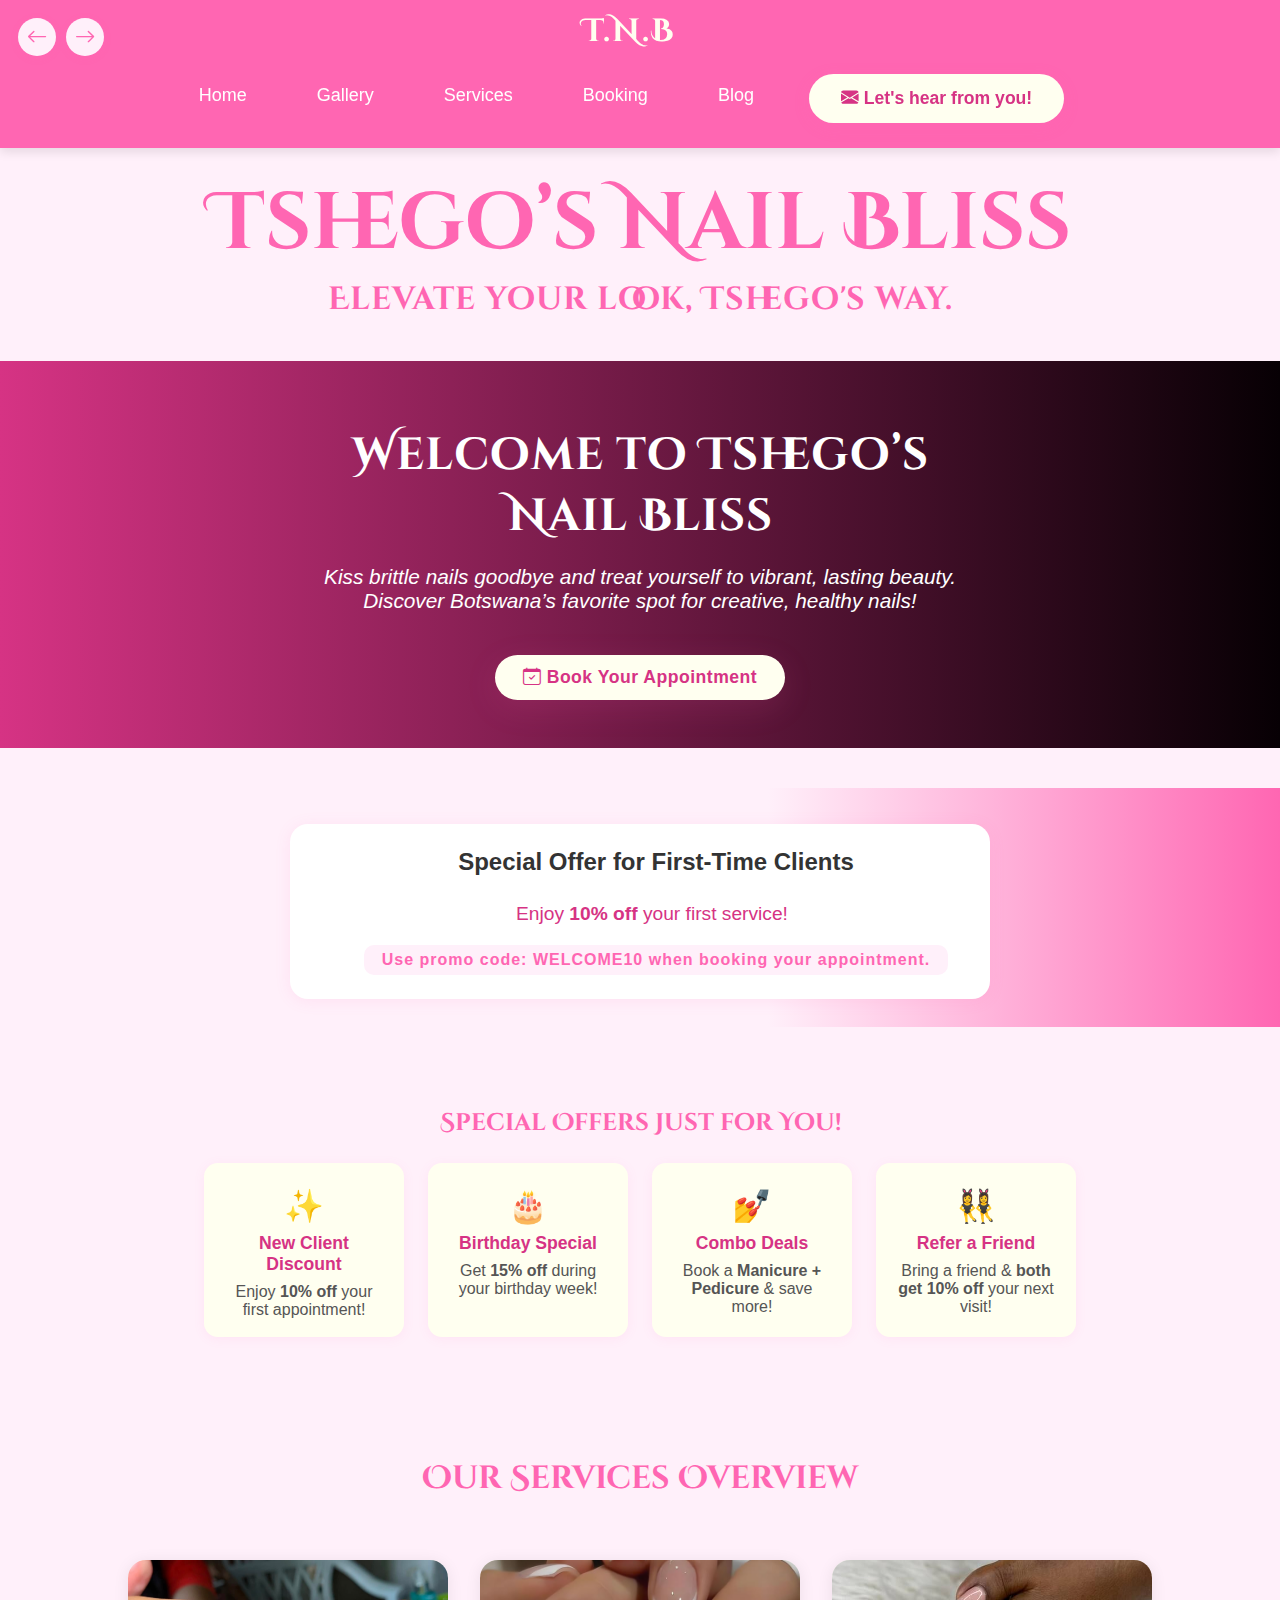
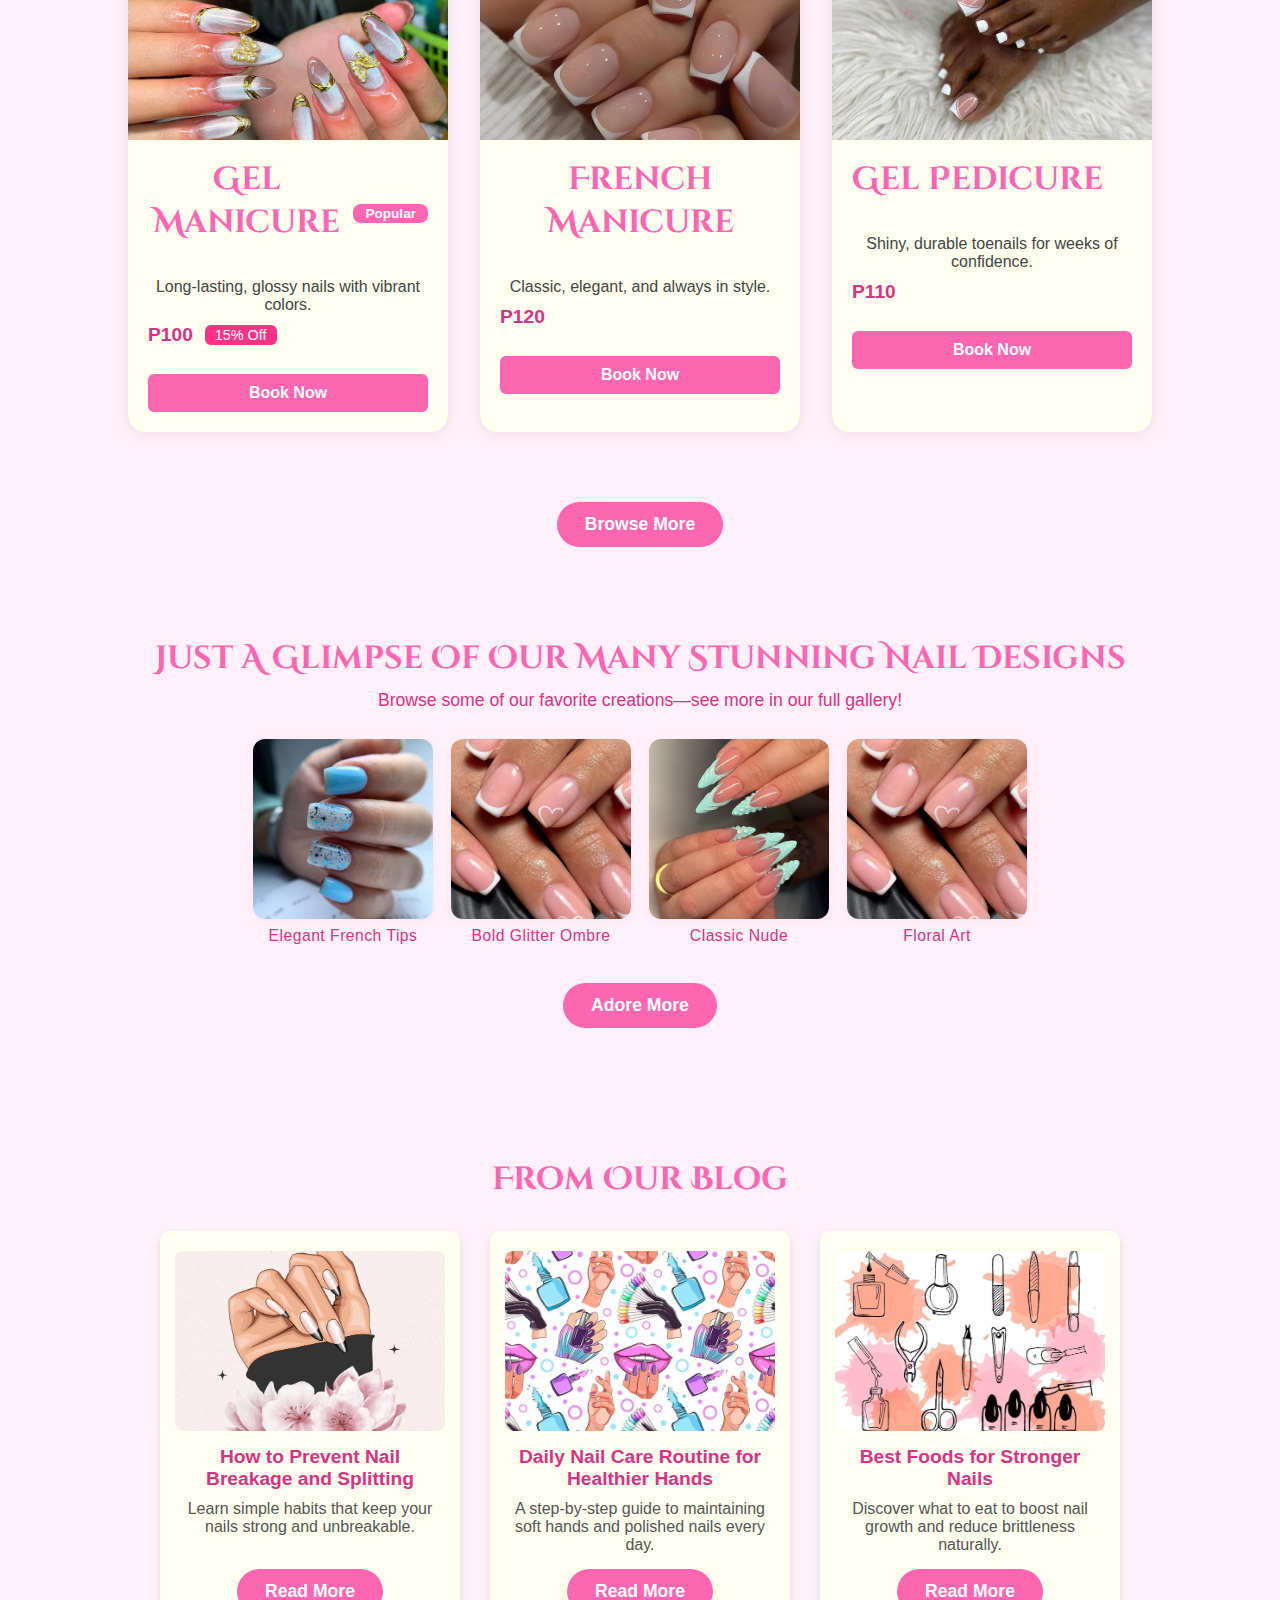
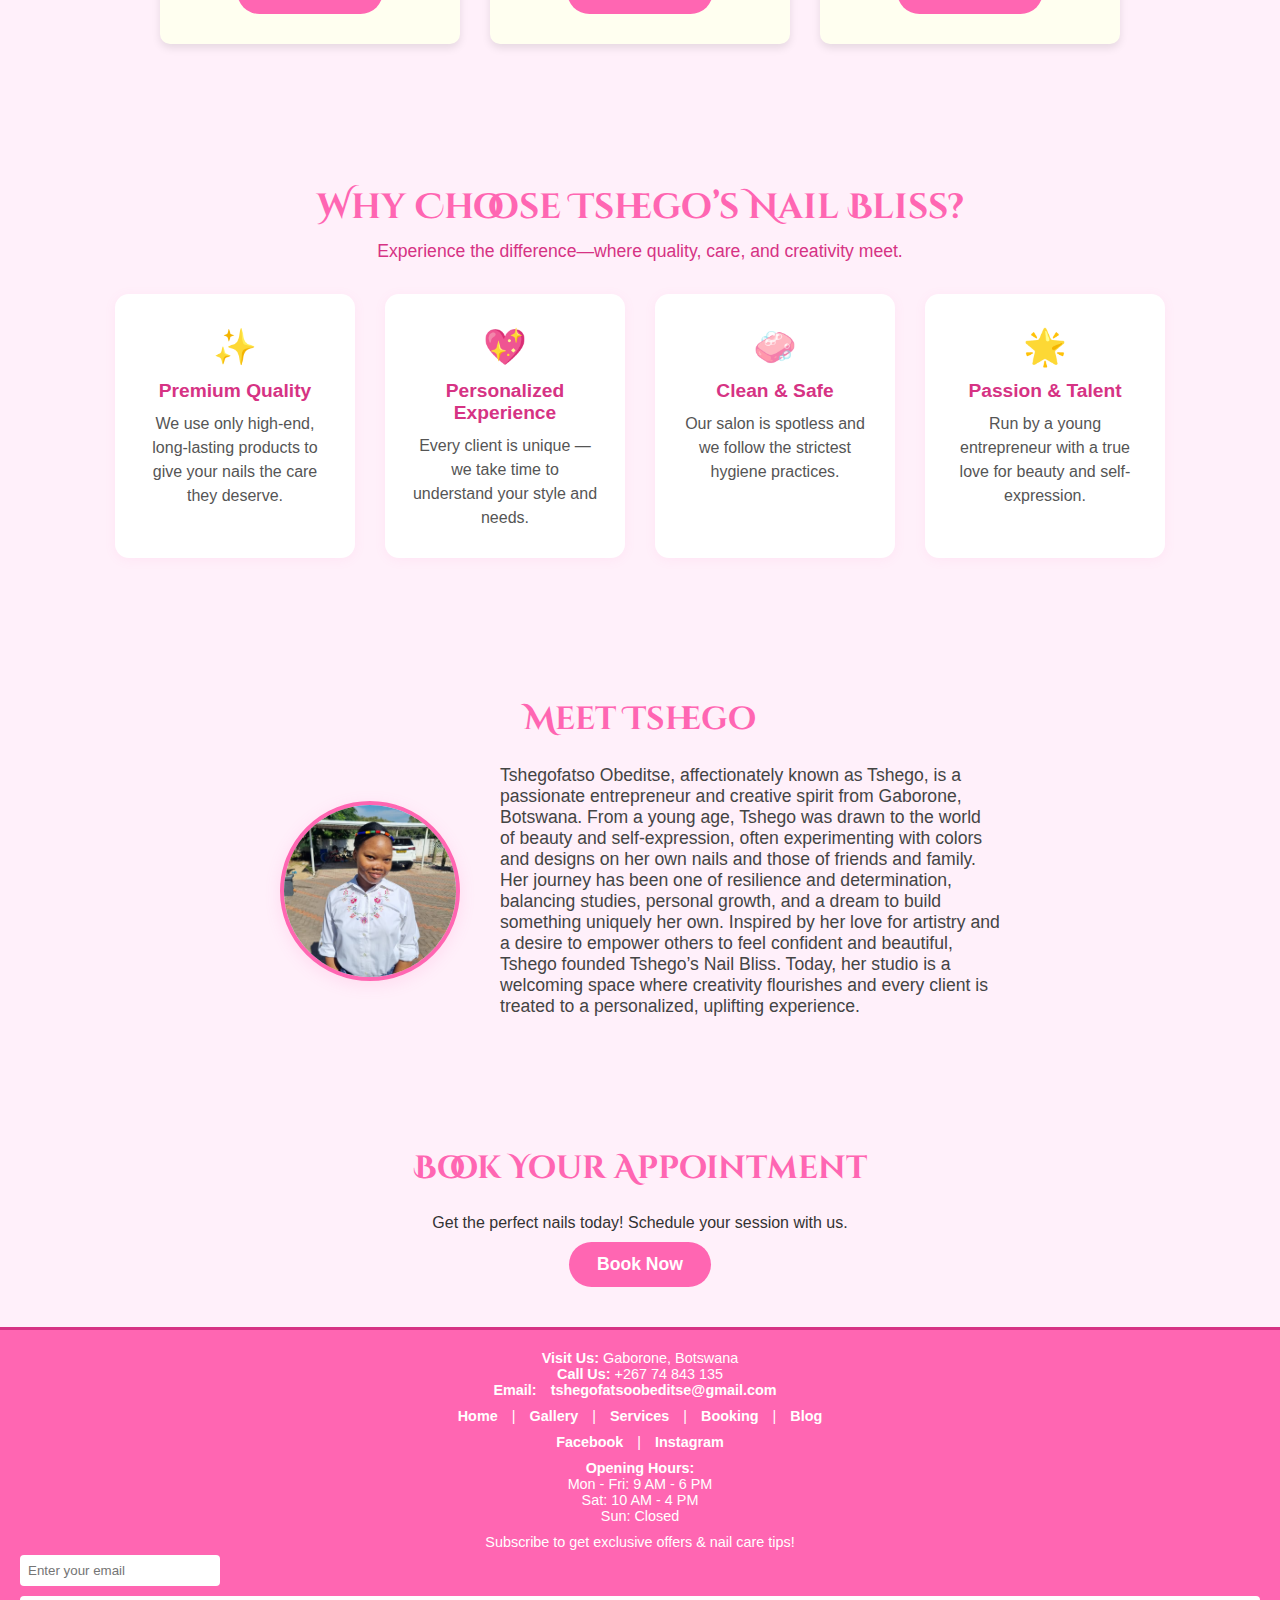
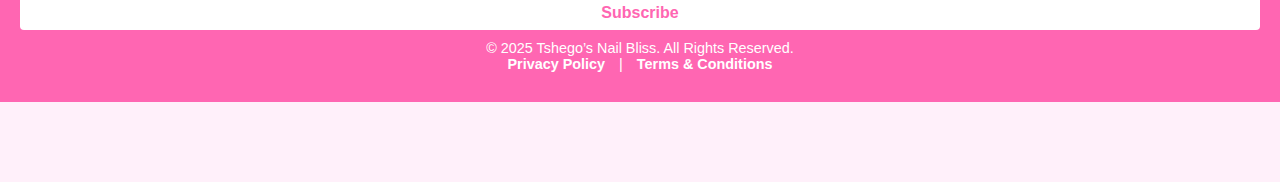
<file: index.html>
<!DOCTYPE html>
<html lang="en">
<head>
    <meta charset="UTF-8">
    <meta name="viewport" content="width=device-width, initial-scale=1.0">
    <title>Home Page</title>
    <link rel="stylesheet" href="style.css">
    <link href="https://fonts.googleapis.com/css2?family=Cinzel+Decorative:wght@400;700&display=swap" rel="stylesheet">
    <link rel="stylesheet" href="https://cdn.jsdelivr.net/npm/bootstrap-icons@1.11.3/font/bootstrap-icons.min.css">
</head>
<body>
    
    <div class="nav-arrows">
      <button class="nav-btn" onclick="window.history.back()" title="Go Back">
        <i class="bi bi-arrow-left"></i>
      </button>
      <button class="nav-btn" onclick="window.history.forward()" title="Go Forward">
        <i class="bi bi-arrow-right"></i>
      </button>
    </div>

<header>
<nav class="navbar">
            <a href="index.html" class="navbar-logo">
            T.N.B
        </a>
    <button class="navbar-toggle" id="navbar-toggle" aria-label="Toggle navigation">
        <i class="bi bi-list"></i>
    </button>
    <ul class="navbar-links d-flex flex-wrap gap-3 mb-0 list-unstyled" id="navbar-links">
        <li><a href="index.html">Home</a></li>
        <li><a href="gallery.html">Gallery</a></li>
        <li><a href="services.html">Services</a></li>
        <li><a href="booking.html">Booking</a></li>
        <li><a href="blog.html">Blog</a></li>
        <li>
            <a href="feedback.html" class="cta-btn-top-right">
                <i class="bi bi-envelope-fill me-2"></i>
                Let's hear from you!
            </a>
        </li>
    </ul>
</nav>
</header>

    <h1 class="home-header">Tshego’s Nail Bliss</h1>
    <p class="home-header-tagline">Elevate your look, Tshego's way.</p>

<!-- HERO BANNER -->
<section class="hero-banner">
    <div class="container-hero">
        <h1 class="hero-title">
            Welcome to Tshego’s Nail Bliss
        </h1>
        <p class="hero-subtitle">
            Kiss brittle nails goodbye and treat yourself to vibrant, lasting beauty.<br>
            Discover Botswana’s favorite spot for creative, healthy nails!
        </p>
        <a href="booking.html" class="btn btn-warning btn-lg shadow-lg px-5 py-3 fw-bold hero-cta">
            <i class="bi bi-calendar-check me-2"></i>
            Book Your Appointment
        </a>
    </div>
</section>

    <!-- NEW COMER SPECIAL OFFER -->
<section class="new-comer-special-offers">
    <div class="special-offer-banner">
        <span class="offer-icon"></span>
        <div>
            <h2>Special Offer for First-Time Clients</h2>
            <p class="offer-highlight">Enjoy <strong>10% off</strong> your first service! <span class="offer-icon"></span></p>
            <p class="promo-code">Use promo code: <strong>WELCOME10</strong> when booking your appointment.</p>
        </div>
    </div>
</section>
    
    <!-- SPECIAL OFFERS -->
<section class="special-offers-1">
    <h2>Special Offers Just for You!</h2>
    <div class="offers-container">
        <div class="offer">
            <span class="offer-emoji">✨</span>
            <h3>New Client Discount</h3>
            <p>Enjoy <strong>10% off</strong> your first appointment!</p>
        </div>
        <div class="offer">
            <span class="offer-emoji">🎂</span>
            <h3>Birthday Special</h3>
            <p>Get <strong>15% off</strong> during your birthday week!</p>
        </div>
        <div class="offer">
            <span class="offer-emoji">💅</span>
            <h3>Combo Deals</h3>
            <p>Book a <strong>Manicure + Pedicure</strong> & save more!</p>
        </div>
        <div class="offer">
            <span class="offer-emoji">👯‍♀️</span>
            <h3>Refer a Friend</h3>
            <p>Bring a friend & <strong>both get 10% off</strong> your next visit!</p>
        </div>
    </div>
</section>

    <!-- SERVICES PREVIEW -->
<section class="services-preview-home">
    <h2>Our Services Overview</h2>
    <section class="services">
    <div class="service-card popular">
        <img src="images/gel manicure/gel-manicure-1.jpg" alt="Gel Manicure" class="service-img">
        <div class="service-content">
            <div class="service-header">
                <h2>Gel Manicure</h2>
                <span class="badge-popular">Popular</span>
            </div>
            <p class="service-desc">Long-lasting, glossy nails with vibrant colors.</p>
            <div class="service-meta">
                <span class="service-price">P100</span>
                <span class="service-discount">15% Off</span>
            </div>
            <a href="booking.html" class="btn btn-card">Book Now</a>
        </div>
    </div>
    <div class="service-card">
        <img src="images/french manicure/french-manicure-3.jpg" alt="French Manicure" class="service-img">
        <div class="service-content">
            <div class="service-header">
                <h2>French Manicure</h2>
            </div>
            <p class="service-desc">Classic, elegant, and always in style.</p>
            <div class="service-meta">
                <span class="service-price">P120</span>
            </div>
            <a href="booking.html" class="btn btn-card">Book Now</a>
        </div>
    </div>
    <div class="service-card">
        <img src="images/gel pedicure/gel-pedicure-2.jpg" alt="Gel Pedicure" class="service-img">
        <div class="service-content">
            <div class="service-header">
                <h2>Gel Pedicure</h2>
            </div>
            <p class="service-desc">Shiny, durable toenails for weeks of confidence.</p>
            <div class="service-meta">
                <span class="service-price">P110</span>
            </div>
            <a href="booking.html" class="btn btn-card">Book Now</a>
        </div>
    </div>
</section>
    <a href="services.html" class="btn">Browse More</a>

<section class="gallery-preview">
    <h2>Just A Glimpse Of Our Many Stunning Nail Designs</h2>
    <p class="gallery-tagline">Browse some of our favorite creations—see more in our full gallery!</p>
    <div class="gallery-preview-grid">
        <div class="preview-item">
            <img src="images/book-banner-1.jpg" alt="Elegant French Tips">
            <span class="gallery-caption">Elegant French Tips</span>
        </div>
        <div class="preview-item">
            <img src="images/book-banner-2.jpg" alt="Bold Glitter Ombre">
            <span class="gallery-caption">Bold Glitter Ombre</span>
        </div>
        <div class="preview-item">
            <img src="images/book-banner-3.jpg" alt="Classic Nude">
            <span class="gallery-caption">Classic Nude</span>
        </div>
        <div class="preview-item">
            <img src="images/french-manicure-1.jpg" alt="Floral Art">
            <span class="gallery-caption">Floral Art</span>
        </div>
    </div>
    <a href="gallery.html" class="btn">Adore More</a>
</section>

        <!-- Blog Preview Section -->
    <section class="blog-preview">
        <h2>From Our Blog</h2>
        <div class="blog-preview-cards">
            <div class="blog-card">
                <img src="images/blog1.jpg" alt="How to Prevent Nail Breakage">
                <h3>How to Prevent Nail Breakage and Splitting</h3>
                <p>Learn simple habits that keep your nails strong and unbreakable.</p>
                <a href="blog-post1.html" class="btn">Read More</a>
            </div>
            <div class="blog-card">
                <img src="images/blog2.jpg" alt="Daily Nail Care Routine">
                <h3>Daily Nail Care Routine for Healthier Hands</h3>
                <p>A step-by-step guide to maintaining soft hands and polished nails every day.</p>
                <a href="blog-post2.html" class="btn">Read More</a>
            </div>
            <div class="blog-card">
                <img src="images/blog3.jpg" alt="Best Foods for Stronger Nails">
                <h3>Best Foods for Stronger Nails</h3>
                <p>Discover what to eat to boost nail growth and reduce brittleness naturally.</p>
                <a href="blog-post3.html" class="btn">Read More</a>
            </div>
        </div>
    </section>
    
<section class="why-choose-us">
    <h2>Why Choose Tshego’s Nail Bliss?</h2>
    <p class="why-tagline">Experience the difference—where quality, care, and creativity meet.</p>
    <div class="reasons-container">
        <div class="reason-box">
            <span class="reason-icon">✨</span>
            <h3>Premium Quality</h3>
            <p>We use only high-end, long-lasting products to give your nails the care they deserve.</p>
        </div>
        <div class="reason-box">
            <span class="reason-icon">💖</span>
            <h3>Personalized Experience</h3>
            <p>Every client is unique — we take time to understand your style and needs.</p>
        </div>
        <div class="reason-box">
            <span class="reason-icon">🧼</span>
            <h3>Clean & Safe</h3>
            <p>Our salon is spotless and we follow the strictest hygiene practices.</p>
        </div>
        <div class="reason-box">
            <span class="reason-icon">🌟</span>
            <h3>Passion & Talent</h3>
            <p>Run by a young entrepreneur with a true love for beauty and self-expression.</p>
        </div>
    </div>
</section>
        <!-- Meet Tshego Section -->
    <section class="meet-tshego">
        <h2>Meet Tshego</h2>
        <div class="meet-tshego-content">
            <img src="images/tshego.png" alt="Tshego, Owner of Nail Bliss" class="tshego-photo">
            <div class="tshego-bio">
                <p>
                    Tshegofatso Obeditse, affectionately known as Tshego, is a passionate entrepreneur and creative spirit from Gaborone, Botswana. From a young age, Tshego was drawn to the world of beauty and self-expression, often experimenting with colors and designs on her own nails and those of friends and family.
                </p>
                <p>
                    Her journey has been one of resilience and determination, balancing studies, personal growth, and a dream to build something uniquely her own.
                    Inspired by her love for artistry and a desire to empower others to feel confident and beautiful, Tshego founded Tshego’s Nail Bliss. 
                    Today, her studio is a welcoming space where creativity flourishes and every client is treated to a personalized, uplifting experience.
                </p>
            </div>
        </div>
    </section>

    <section class="booking-cta">
        <h2>Book Your Appointment</h2>
        <p>Get the perfect nails today! Schedule your session with us.</p>
        <a href="booking.html" class="btn">Book Now</a>
    </section>

 <footer>
        <div class="footer-contact">
            <p><strong>Visit Us:</strong> Gaborone, Botswana</p>
            <p><strong>Call Us:</strong> +267 74 843 135</p>
            <p><strong>Email:</strong> <a id="email" href="mailto:tshegofatsoobeditse@gmail.com">tshegofatsoobeditse@gmail.com</a></p>
        </div>
        <div class="footer-links">
            <a href="index.html">Home</a> |
            <a href="gallery.html">Gallery</a> |
            <a href="services.html">Services</a> |
            <a href="booking.html">Booking</a> |
            <a href="blog.html">Blog</a>
        </div>
        <div class="social-media">
            <a href="https://www.facebook.com/profile.php?id=100072119332161" target="_blank">Facebook</a> |
            <a href="https://www.instagram.com/his_prettiest_pumpkin/" target="_blank">Instagram</a>
        </div>
        <div class="business-hours">
            <p><strong>Opening Hours:</strong></p>
            <p>Mon - Fri: 9 AM - 6 PM</p>
            <p>Sat: 10 AM - 4 PM</p>
            <p>Sun: Closed</p>
        </div>
        <div class="newsletter">
            <p>Subscribe to get exclusive offers & nail care tips!</p>
            <form action="#" method="post">
                <input type="email" placeholder="Enter your email" required>
                <button type="submit">Subscribe</button>
            </form>
        </div>
        <div class="footer-legal">
            <p>© 2025 Tshego’s Nail Bliss. All Rights Reserved.</p>
            <p><a href="privacy-policy.html">Privacy Policy</a> | <a href="terms.html">Terms & Conditions</a></p>
        </div>
    </footer>

   <script src="script.js"></script>
</body>
</html>
</file>
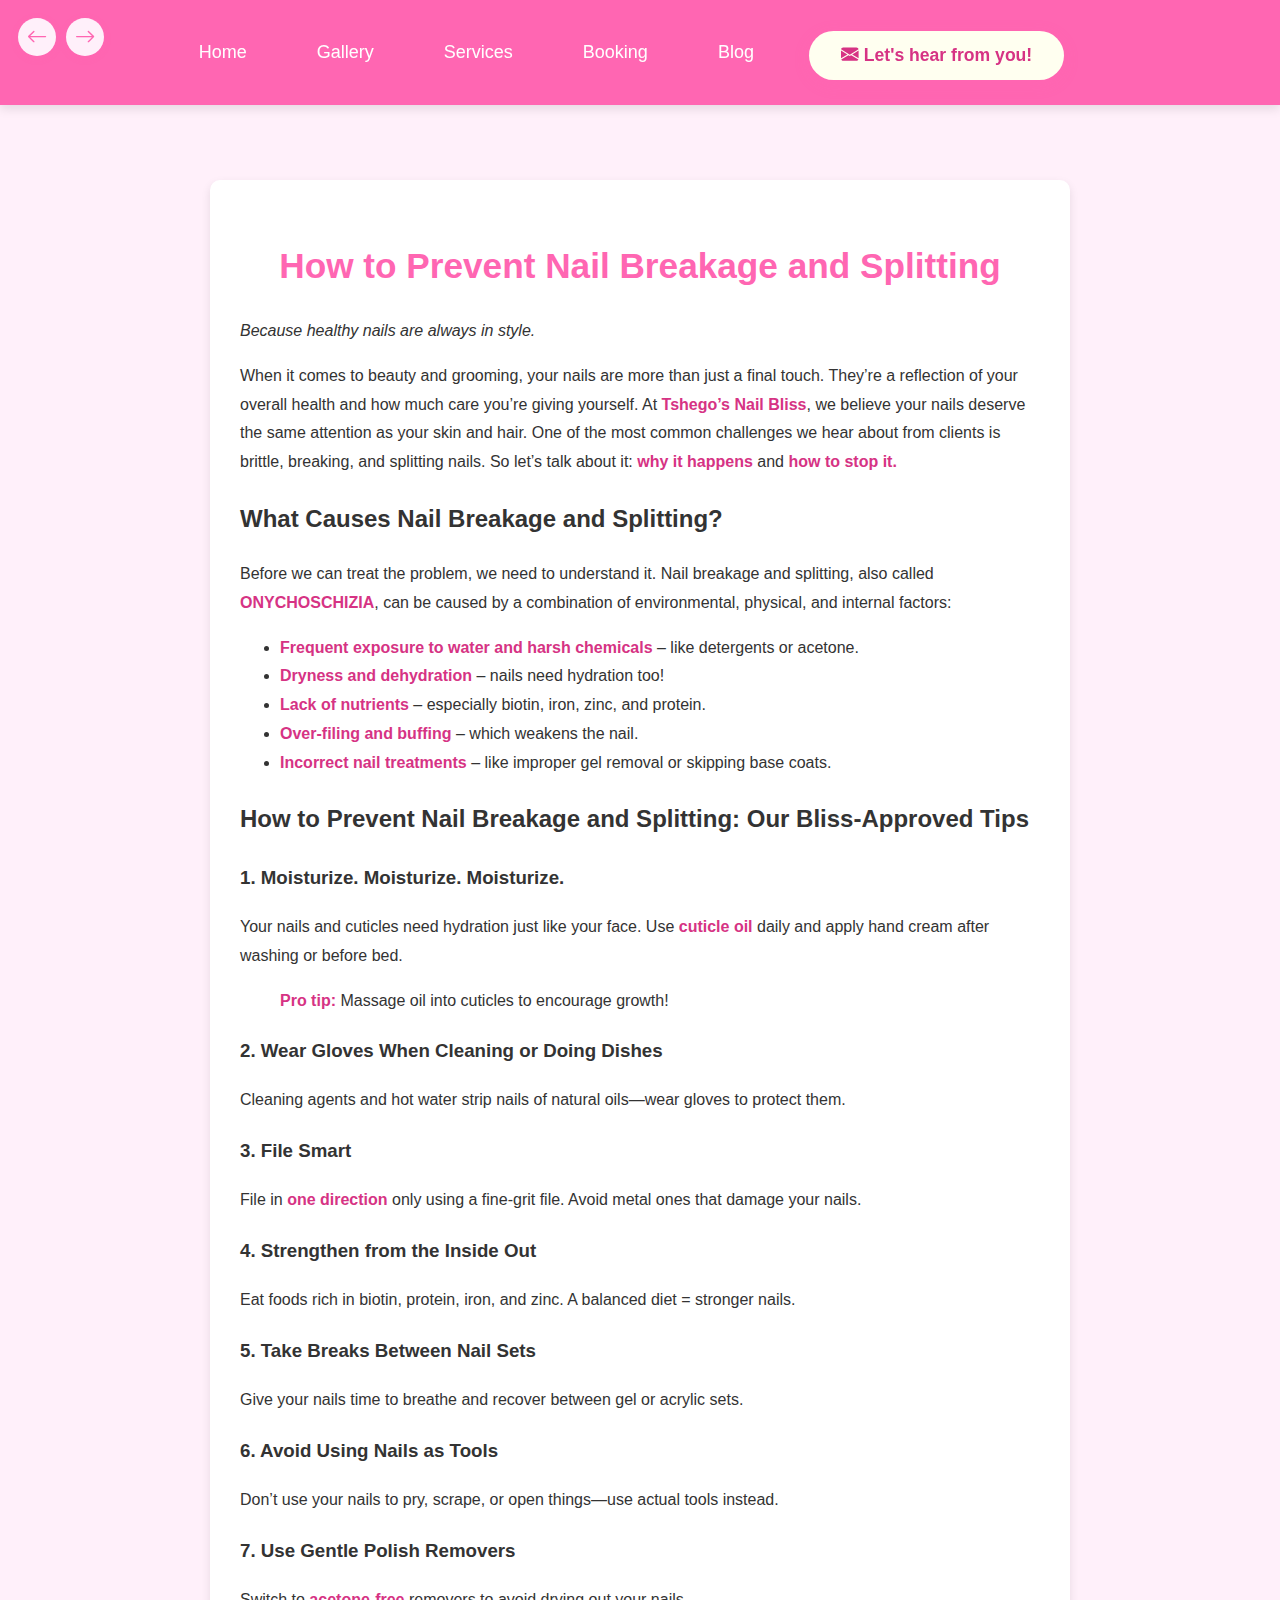
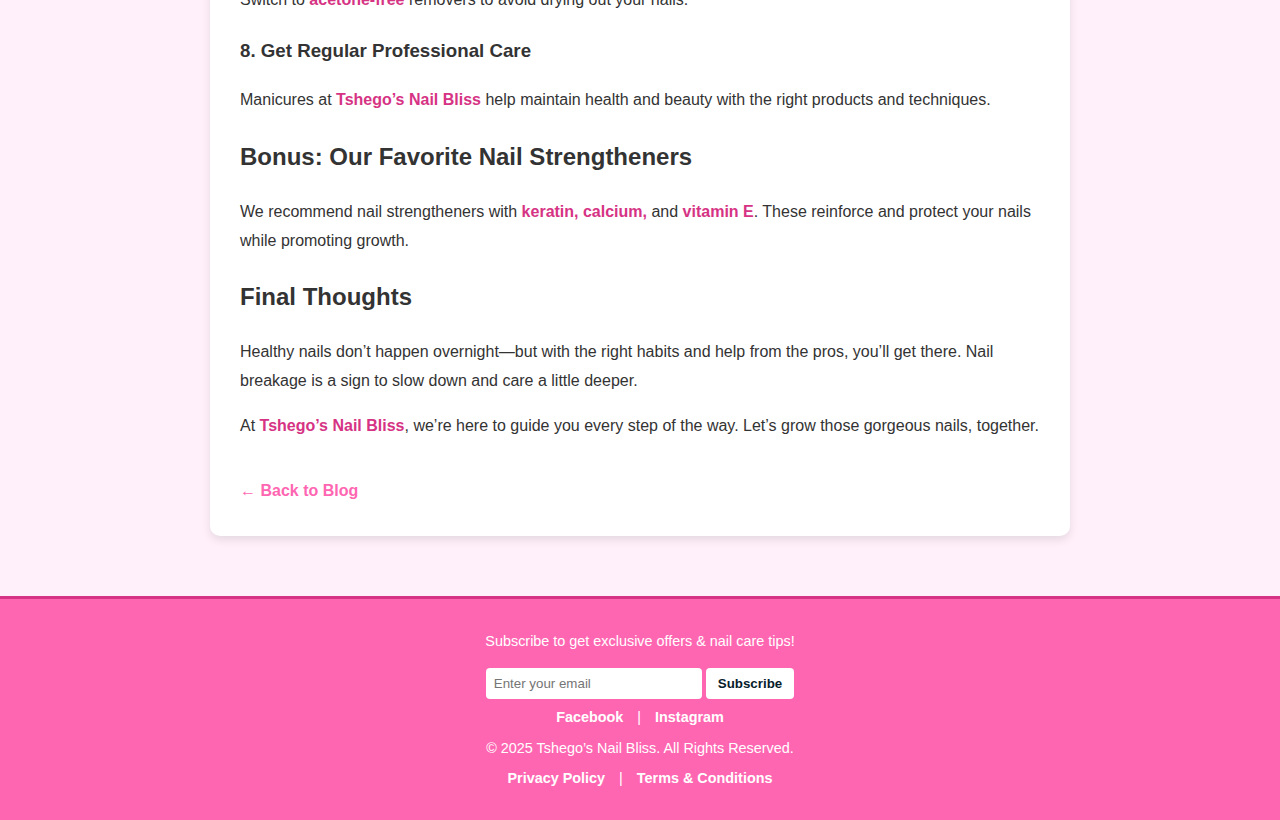
<file: blog-post1.html>
<!DOCTYPE html>
<html lang="en">
<head>
    <meta charset="UTF-8">
    <meta name="viewport" content="width=device-width, initial-scale=1.0">
    <title>Home Page</title>
    <link rel="stylesheet" href="blog-post.css">
    <link href="https://fonts.googleapis.com/css2?family=Cinzel+Decorative:wght@400;700&display=swap" rel="stylesheet">
    <link rel="stylesheet" href="https://cdn.jsdelivr.net/npm/bootstrap-icons@1.11.3/font/bootstrap-icons.min.css">
</head>
<body>
    
    <div class="nav-arrows">
      <button class="nav-btn" onclick="window.history.back()" title="Go Back">
        <i class="bi bi-arrow-left"></i>
      </button>
      <button class="nav-btn" onclick="window.history.forward()" title="Go Forward">
        <i class="bi bi-arrow-right"></i>
      </button>
    </div>

<header>
<nav class="navbar d-flex justify-content-between align-items-center px-3 py-2">
    <button class="navbar-toggle" id="navbar-toggle" aria-label="Toggle navigation">
        <i class="bi bi-list"></i>
    </button>
    <ul class="navbar-links d-flex flex-wrap gap-3 mb-0 list-unstyled" id="navbar-links">
        <li><a href="index.html">Home</a></li>
        <li><a href="gallery.html">Gallery</a></li>
        <li><a href="services.html">Services</a></li>
        <li><a href="booking.html">Booking</a></li>
        <li><a href="blog.html">Blog</a></li>
        <li>
            <a href="feedback.html" class="cta-btn-top-right">
                <i class="bi bi-envelope-fill me-2"></i>
                Let's hear from you!
            </a>
        </li>
    </ul>
</nav>
</header>

    <main class="blog-post">
      <article>
        <h1>How to Prevent Nail Breakage and Splitting</h1>
        <p><em>Because healthy nails are always in style.</em></p>

        <p>When it comes to beauty and grooming, your nails are more than just a final touch. They’re a reflection of your overall health and how much care you’re giving yourself. At <strong>Tshego’s Nail Bliss</strong>, we believe your nails deserve the same attention as your skin and hair. One of the most common challenges we hear about from clients is brittle, breaking, and splitting nails. So let’s talk about it: <strong>why it happens</strong> and <strong>how to stop it.</strong></p>

        <h2>What Causes Nail Breakage and Splitting?</h2>
        <p>Before we can treat the problem, we need to understand it. Nail breakage and splitting, also called <strong>ONYCHOSCHIZIA</strong>, can be caused by a combination of environmental, physical, and internal factors:</p>
        <ul>
          <li><strong>Frequent exposure to water and harsh chemicals</strong> – like detergents or acetone.</li>
          <li><strong>Dryness and dehydration</strong> – nails need hydration too!</li>
          <li><strong>Lack of nutrients</strong> – especially biotin, iron, zinc, and protein.</li>
          <li><strong>Over-filing and buffing</strong> – which weakens the nail.</li>
          <li><strong>Incorrect nail treatments</strong> – like improper gel removal or skipping base coats.</li>
        </ul>

        <h2>How to Prevent Nail Breakage and Splitting: Our Bliss-Approved Tips</h2>

        <h3>1. Moisturize. Moisturize. Moisturize.</h3>
        <p>Your nails and cuticles need hydration just like your face. Use <strong>cuticle oil</strong> daily and apply hand cream after washing or before bed.</p>
        <blockquote><strong>Pro tip:</strong> Massage oil into cuticles to encourage growth!</blockquote>

        <h3>2. Wear Gloves When Cleaning or Doing Dishes</h3>
        <p>Cleaning agents and hot water strip nails of natural oils—wear gloves to protect them.</p>

        <h3>3. File Smart</h3>
        <p>File in <strong>one direction</strong> only using a fine-grit file. Avoid metal ones that damage your nails.</p>

        <h3>4. Strengthen from the Inside Out</h3>
        <p>Eat foods rich in biotin, protein, iron, and zinc. A balanced diet = stronger nails.</p>

        <h3>5. Take Breaks Between Nail Sets</h3>
        <p>Give your nails time to breathe and recover between gel or acrylic sets.</p>

        <h3>6. Avoid Using Nails as Tools</h3>
        <p>Don’t use your nails to pry, scrape, or open things—use actual tools instead.</p>

        <h3>7. Use Gentle Polish Removers</h3>
        <p>Switch to <strong>acetone-free</strong> removers to avoid drying out your nails.</p>

        <h3>8. Get Regular Professional Care</h3>
        <p>Manicures at <strong>Tshego’s Nail Bliss</strong> help maintain health and beauty with the right products and techniques.</p>

        <h2>Bonus: Our Favorite Nail Strengtheners</h2>
        <p>We recommend nail strengtheners with <strong>keratin, calcium,</strong> and <strong>vitamin E</strong>. These reinforce and protect your nails while promoting growth.</p>

        <h2>Final Thoughts</h2>
        <p>Healthy nails don’t happen overnight—but with the right habits and help from the pros, you’ll get there. Nail breakage is a sign to slow down and care a little deeper.</p>

        <p>At <strong>Tshego’s Nail Bliss</strong>, we’re here to guide you every step of the way. Let’s grow those gorgeous nails, together.</p>
      </article>

      <a href="blog.html" class="read-more">← Back to Blog</a>
    </main>

    <footer>
      <div class="newsletter">
          <p>Subscribe to get exclusive offers & nail care tips!</p>
          <form action="#" method="post">
              <input type="email" placeholder="Enter your email" required>
              <button type="submit">Subscribe</button>
          </form>
          <div class="social-media">
            <a href="https://www.facebook.com/profile.php?id=100072119332161" target="_blank">Facebook</a> |
            <a href="https://www.instagram.com/his_prettiest_pumpkin/" target="_blank">Instagram</a> 
        </div>
      </div>
      <div class="footer-legal">
          <p>© 2025 Tshego’s Nail Bliss. All Rights Reserved.</p>
      </div>
      <div class="privacy-terms">
          <p>
            <a href="privacy-policy.html">Privacy Policy</a> | 
            <a href="terms.html">Terms & Conditions</a>
          </p>
      </div>
    </footer>
        <script src="script.js"></script> 
</body>
</html>
</file>
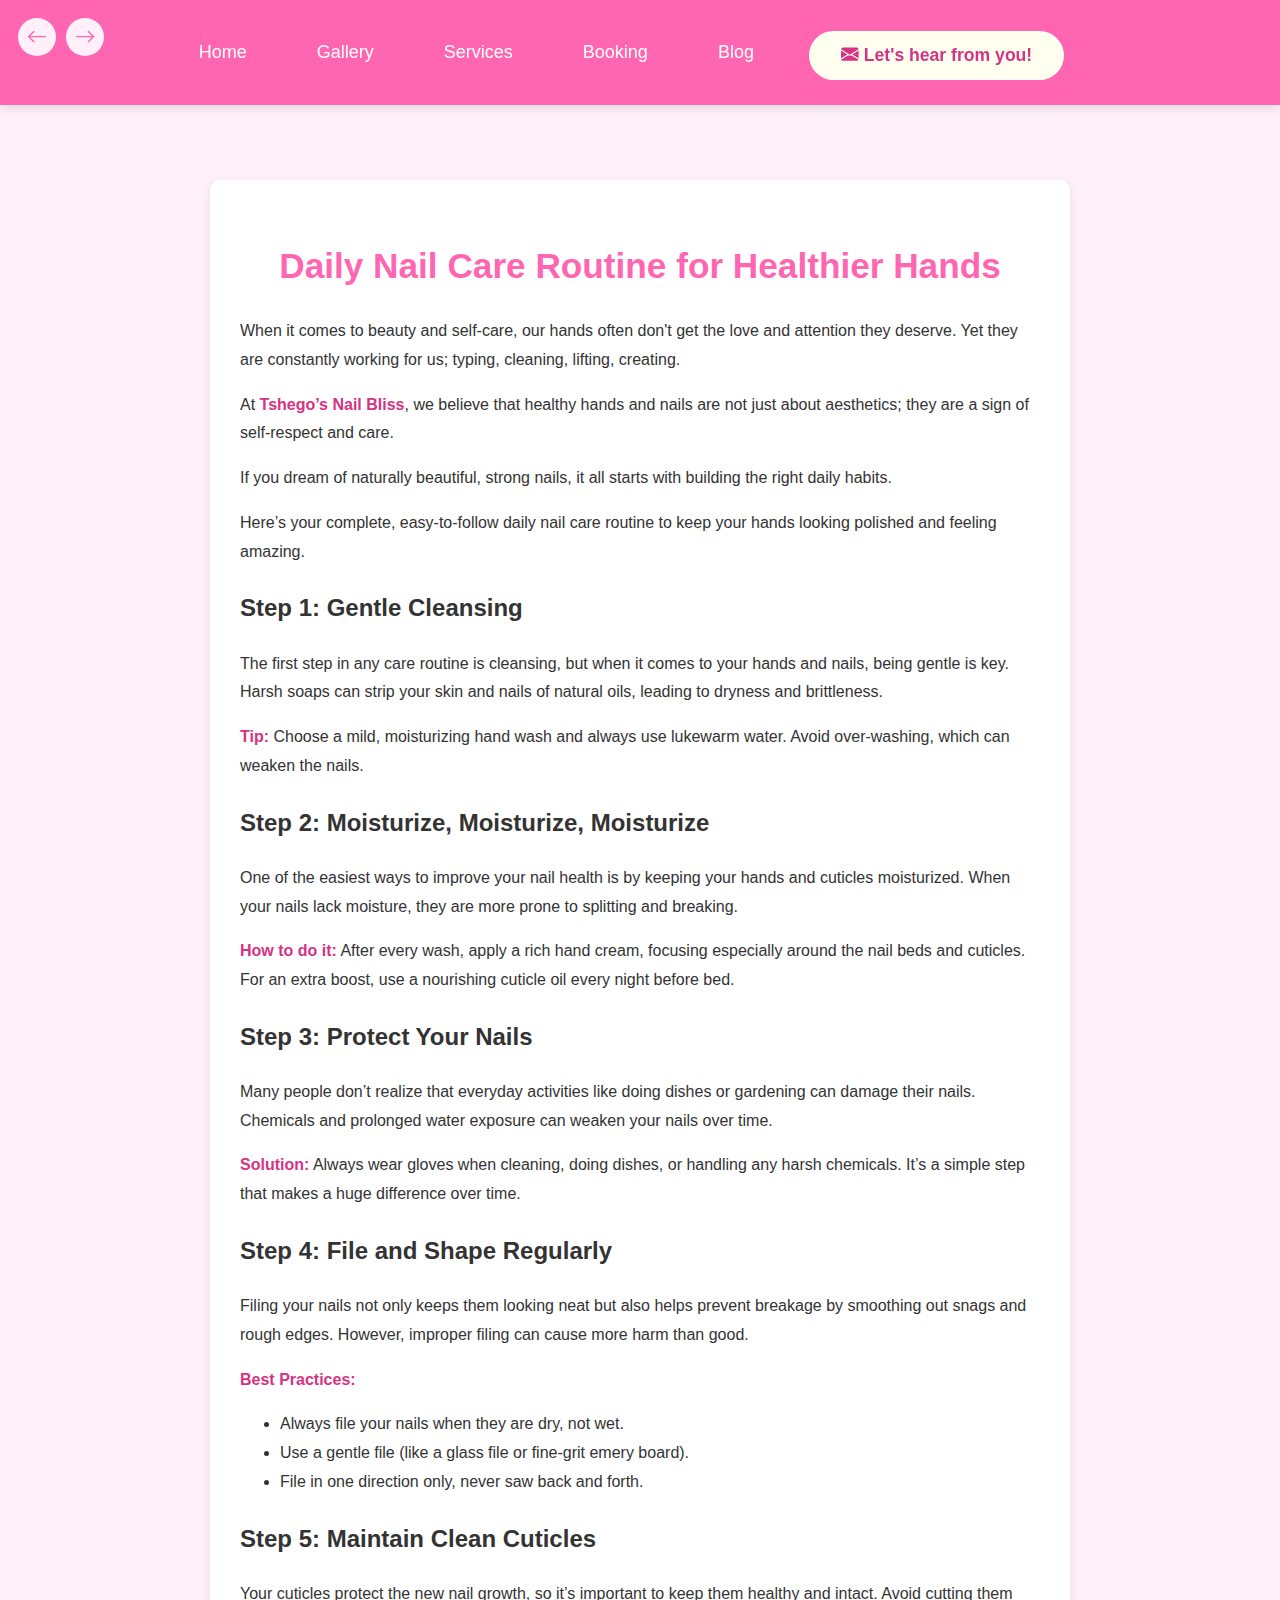
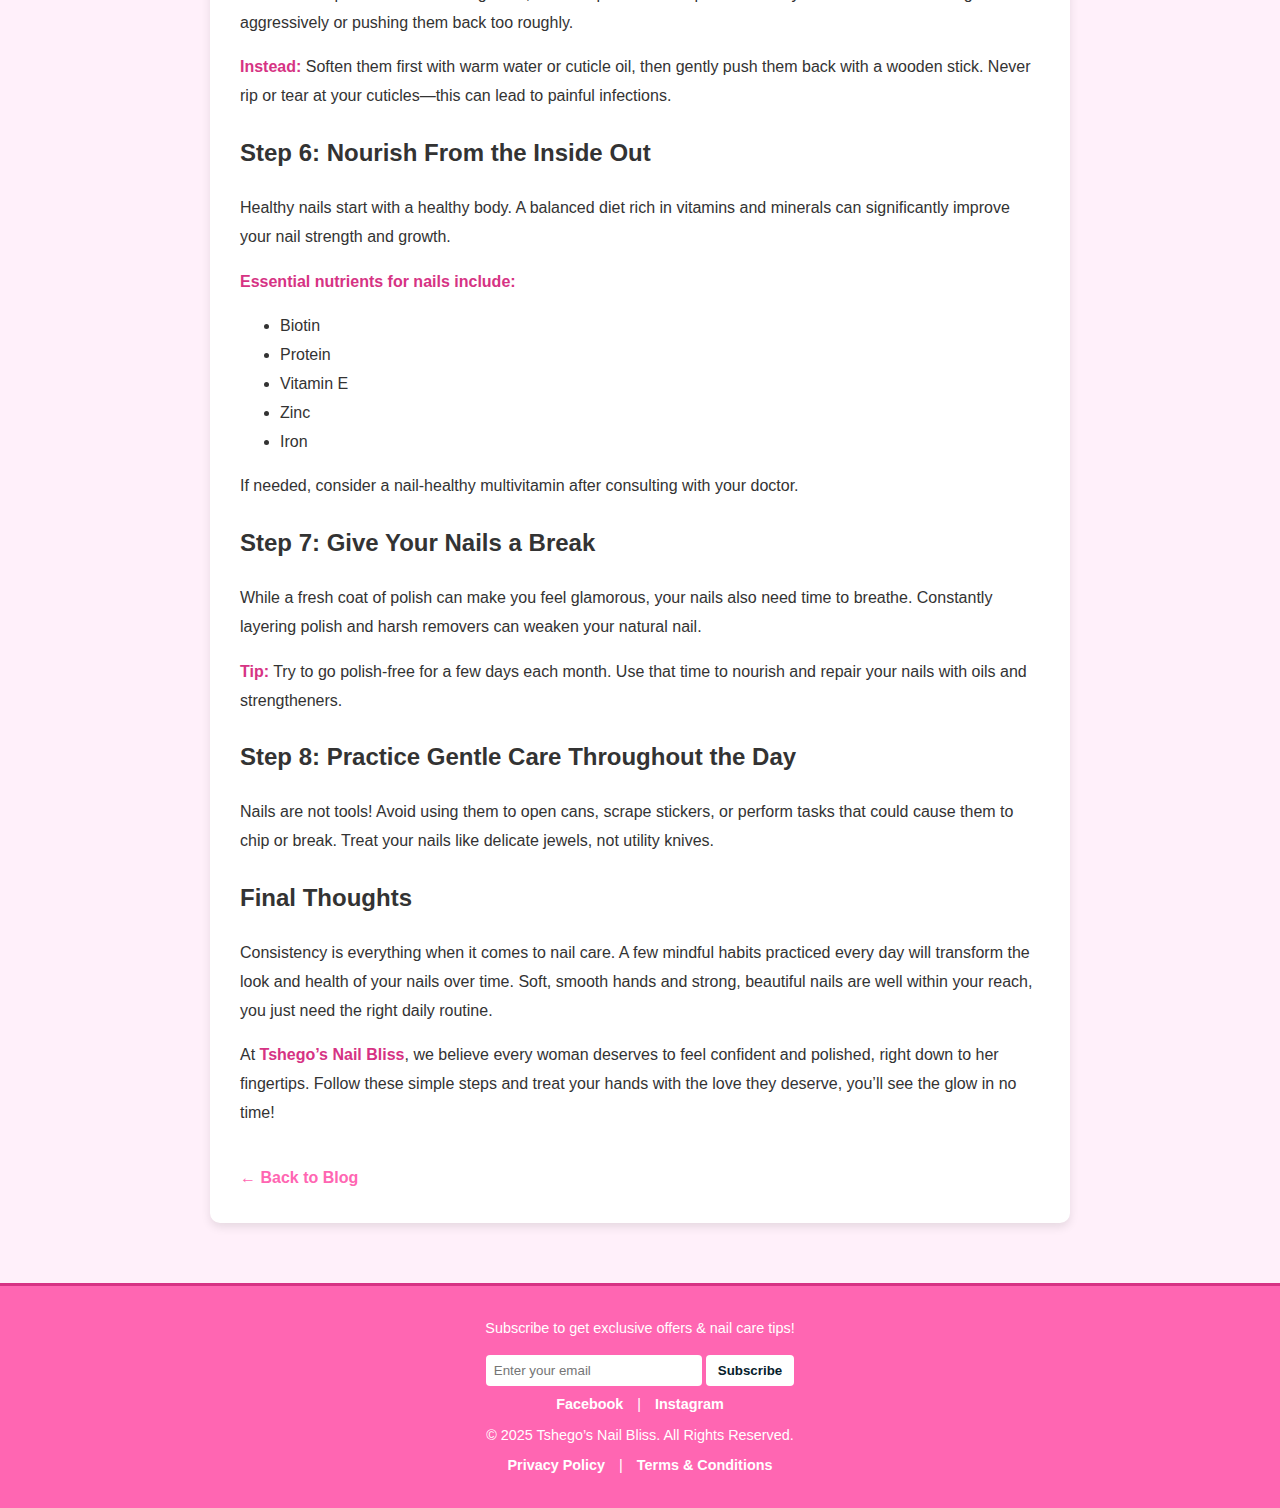
<file: blog-post2.html>
<!DOCTYPE html>
<html lang="en">
<head>
    <meta charset="UTF-8">
    <meta name="viewport" content="width=device-width, initial-scale=1.0">
    <title>Daily Nail Care Routine for Healthier Hands</title>
    <link rel="stylesheet" href="blog-post.css">
    <link href="https://fonts.googleapis.com/css2?family=Cinzel+Decorative:wght@400;700&display=swap" rel="stylesheet">
    <link rel="stylesheet" href="https://cdn.jsdelivr.net/npm/bootstrap-icons@1.11.3/font/bootstrap-icons.min.css">
</head>
<body>
      <div class="nav-arrows">
    <button class="nav-btn" onclick="window.history.back()" title="Go Back">
      <i class="bi bi-arrow-left"></i>
    </button>
    <button class="nav-btn" onclick="window.history.forward()" title="Go Forward">
      <i class="bi bi-arrow-right"></i>
    </button>
  </div>
<header>
<nav class="navbar d-flex justify-content-between align-items-center px-3 py-2">
    <button class="navbar-toggle" id="navbar-toggle" aria-label="Toggle navigation">
        <i class="bi bi-list"></i>
    </button>
    <ul class="navbar-links d-flex flex-wrap gap-3 mb-0 list-unstyled" id="navbar-links">
        <li><a href="index.html">Home</a></li>
        <li><a href="gallery.html">Gallery</a></li>
        <li><a href="services.html">Services</a></li>
        <li><a href="booking.html">Booking</a></li>
        <li><a href="blog.html">Blog</a></li>
        <li>
            <a href="feedback.html" class="cta-btn-top-right">
                <i class="bi bi-envelope-fill me-2"></i>
                Let's hear from you!
            </a>
        </li>
    </ul>
</nav>
</header>
    
    <main class="blog-post">
      <article>
        <h1>Daily Nail Care Routine for Healthier Hands</h1>
        <p>
          When it comes to beauty and self-care, our hands often don't get the love and attention they deserve. Yet they are constantly working for us; typing, cleaning, lifting, creating.
        </p>
        <p>
          At <strong>Tshego’s Nail Bliss</strong>, we believe that healthy hands and nails are not just about aesthetics; they are a sign of self-respect and care.
        </p>
        <p>
          If you dream of naturally beautiful, strong nails, it all starts with building the right daily habits.
        </p>
        <p>
          Here’s your complete, easy-to-follow daily nail care routine to keep your hands looking polished and feeling amazing.
        </p>

        <h2>Step 1: Gentle Cleansing</h2>
        <p>
          The first step in any care routine is cleansing, but when it comes to your hands and nails, being gentle is key. Harsh soaps can strip your skin and nails of natural oils, leading to dryness and brittleness.
        </p>
        <p>
          <strong>Tip:</strong> Choose a mild, moisturizing hand wash and always use lukewarm water. Avoid over-washing, which can weaken the nails.
        </p>

        <h2>Step 2: Moisturize, Moisturize, Moisturize</h2>
        <p>
          One of the easiest ways to improve your nail health is by keeping your hands and cuticles moisturized. When your nails lack moisture, they are more prone to splitting and breaking.
        </p>
        <p>
          <strong>How to do it:</strong> After every wash, apply a rich hand cream, focusing especially around the nail beds and cuticles. For an extra boost, use a nourishing cuticle oil every night before bed.
        </p>

        <h2>Step 3: Protect Your Nails</h2>
        <p>
          Many people don’t realize that everyday activities like doing dishes or gardening can damage their nails. Chemicals and prolonged water exposure can weaken your nails over time.
        </p>
        <p>
          <strong>Solution:</strong> Always wear gloves when cleaning, doing dishes, or handling any harsh chemicals. It’s a simple step that makes a huge difference over time.
        </p>

        <h2>Step 4: File and Shape Regularly</h2>
        <p>
          Filing your nails not only keeps them looking neat but also helps prevent breakage by smoothing out snags and rough edges. However, improper filing can cause more harm than good.
        </p>
        <strong>Best Practices:</strong>
        <ul>
          <li>Always file your nails when they are dry, not wet.</li>
          <li>Use a gentle file (like a glass file or fine-grit emery board).</li>
          <li>File in one direction only, never saw back and forth.</li>
        </ul>

        <h2>Step 5: Maintain Clean Cuticles</h2>
        <p>
          Your cuticles protect the new nail growth, so it’s important to keep them healthy and intact. Avoid cutting them aggressively or pushing them back too roughly.
        </p>
        <p>
          <strong>Instead:</strong> Soften them first with warm water or cuticle oil, then gently push them back with a wooden stick. Never rip or tear at your cuticles—this can lead to painful infections.
        </p>

        <h2>Step 6: Nourish From the Inside Out</h2>
        <p>
          Healthy nails start with a healthy body. A balanced diet rich in vitamins and minerals can significantly improve your nail strength and growth.
        </p>
        <strong>Essential nutrients for nails include:</strong>
        <ul>
          <li>Biotin</li>
          <li>Protein</li>
          <li>Vitamin E</li>
          <li>Zinc</li>
          <li>Iron</li>
        </ul>
        <p>If needed, consider a nail-healthy multivitamin after consulting with your doctor.</p>

        <h2>Step 7: Give Your Nails a Break</h2>
        <p>
          While a fresh coat of polish can make you feel glamorous, your nails also need time to breathe. Constantly layering polish and harsh removers can weaken your natural nail.
        </p>
        <p>
          <strong>Tip:</strong> Try to go polish-free for a few days each month. Use that time to nourish and repair your nails with oils and strengtheners.
        </p>

        <h2>Step 8: Practice Gentle Care Throughout the Day</h2>
        <p>
          Nails are not tools! Avoid using them to open cans, scrape stickers, or perform tasks that could cause them to chip or break. Treat your nails like delicate jewels, not utility knives.
        </p>

        <h2>Final Thoughts</h2>
        <p>
          Consistency is everything when it comes to nail care. A few mindful habits practiced every day will transform the look and health of your nails over time. Soft, smooth hands and strong, beautiful nails are well within your reach, you just need the right daily routine.
        </p>
        <p>
          At <strong>Tshego’s Nail Bliss</strong>, we believe every woman deserves to feel confident and polished, right down to her fingertips. Follow these simple steps and treat your hands with the love they deserve, you’ll see the glow in no time!
        </p>
      </article>

      <a href="blog.html" class="read-more">← Back to Blog</a>
    </main>

    <footer>
      <div class="newsletter">
          <p>Subscribe to get exclusive offers & nail care tips!</p>
          <form action="#" method="post">
              <input type="email" placeholder="Enter your email" required>
              <button type="submit">Subscribe</button>
          </form>
          <div class="social-media">
            <a href="https://www.facebook.com/profile.php?id=100072119332161" target="_blank">Facebook</a> |
            <a href="https://www.instagram.com/his_prettiest_pumpkin/" target="_blank">Instagram</a> 
        </div>
      </div>
      <div class="footer-legal">
          <p>© 2025 Tshego’s Nail Bliss. All Rights Reserved.</p>
      </div>
      <div class="privacy-terms">
          <p>
            <a href="privacy-policy.html">Privacy Policy</a> | 
            <a href="terms.html">Terms & Conditions</a>
          </p>
      </div>
    </footer>
</body>
</html>
</file>
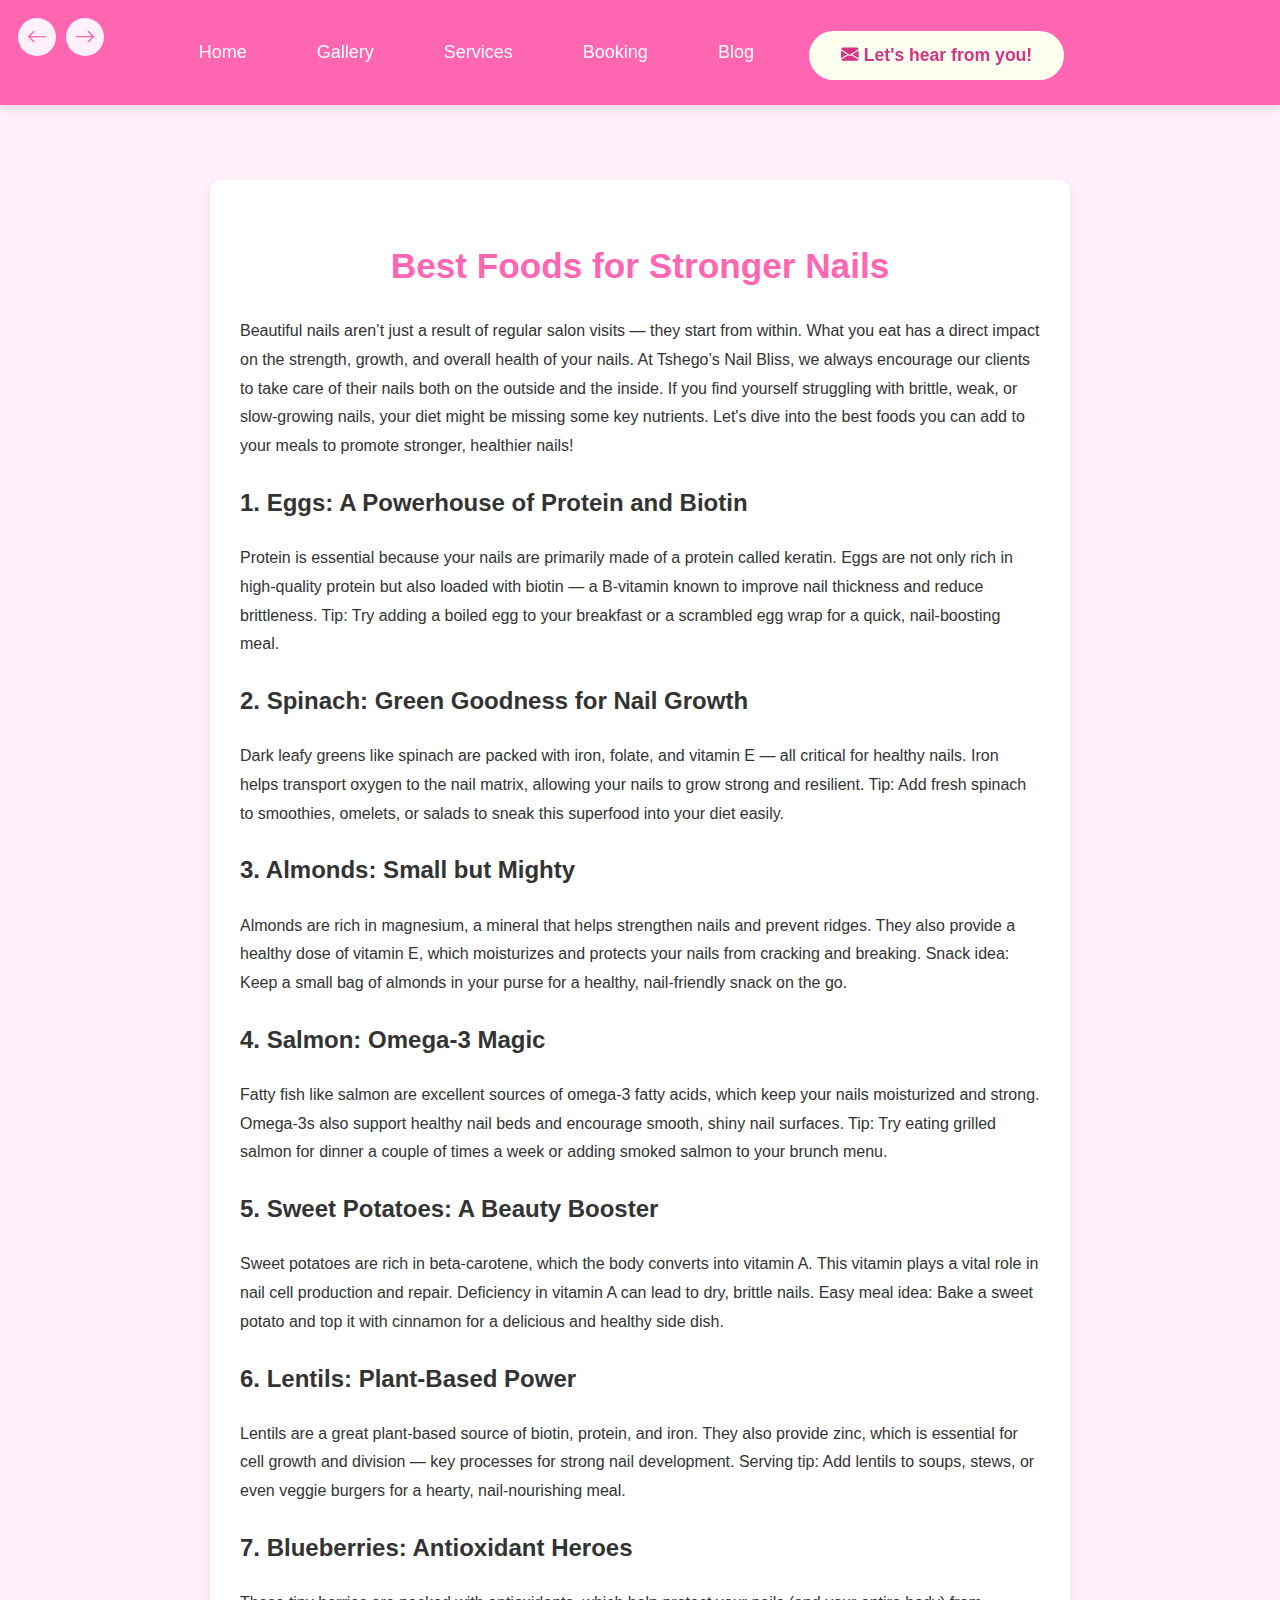
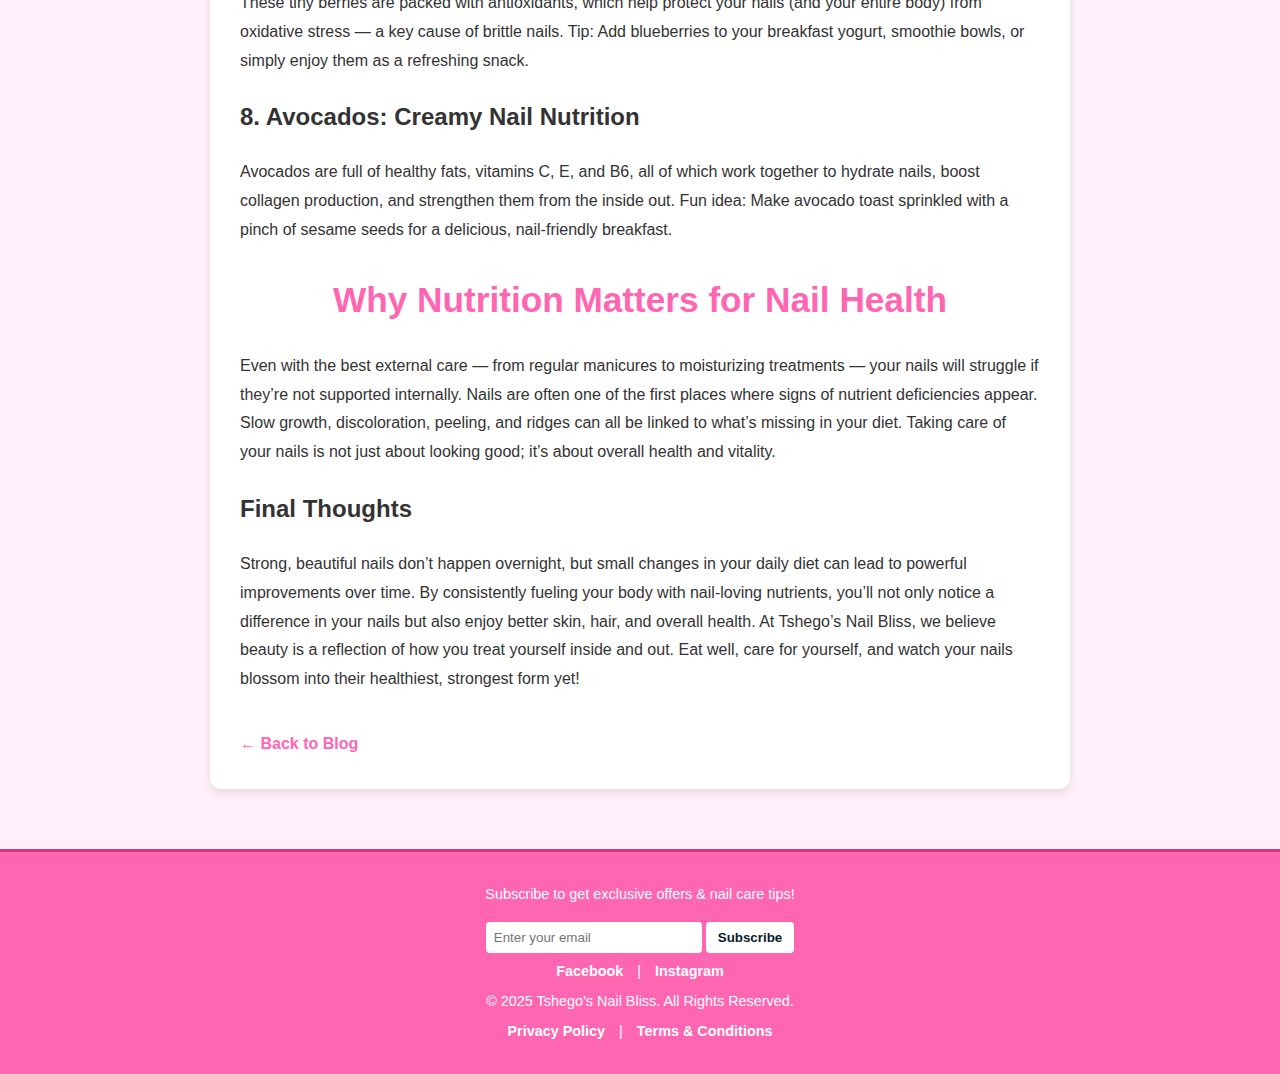
<file: blog-post3.html>
<!DOCTYPE html>
<html lang="en">
<head>
    <meta charset="UTF-8">
    <meta name="viewport" content="width=device-width, initial-scale=1.0">
    <title>How to Prevent Nail Breakage and Splitting</title>
    <link rel="stylesheet" href="blog-post.css">
    <link href="https://fonts.googleapis.com/css2?family=Cinzel+Decorative:wght@400;700&display=swap" rel="stylesheet">
    <link rel="stylesheet" href="https://cdn.jsdelivr.net/npm/bootstrap-icons@1.11.3/font/bootstrap-icons.min.css">
</head>

<body>
      <div class="nav-arrows">
    <button class="nav-btn" onclick="window.history.back()" title="Go Back">
      <i class="bi bi-arrow-left"></i>
    </button>
    <button class="nav-btn" onclick="window.history.forward()" title="Go Forward">
      <i class="bi bi-arrow-right"></i>
    </button>
  </div>
<header>
<nav class="navbar d-flex justify-content-between align-items-center px-3 py-2">
    <button class="navbar-toggle" id="navbar-toggle" aria-label="Toggle navigation">
        <i class="bi bi-list"></i>
    </button>
    <ul class="navbar-links d-flex flex-wrap gap-3 mb-0 list-unstyled" id="navbar-links">
        <li><a href="index.html">Home</a></li>
        <li><a href="gallery.html">Gallery</a></li>
        <li><a href="services.html">Services</a></li>
        <li><a href="booking.html">Booking</a></li>
        <li><a href="blog.html">Blog</a></li>
        <li>
            <a href="feedback.html" class="cta-btn-top-right">
                <i class="bi bi-envelope-fill me-2"></i>
                Let's hear from you!
            </a>
        </li>
    </ul>
</nav>
</header>
    
</body>
<main class="blog-post">
  <article>
    <h1>Best Foods for Stronger Nails</h1>
    <p>
       Beautiful nails aren’t just a result of regular salon visits — they start from within.
       What you eat has a direct impact on the strength, growth, and overall health of your nails.
       At Tshego’s Nail Bliss, we always encourage our clients to take care of their nails both on the outside and the inside.
       If you find yourself struggling with brittle, weak, or slow-growing nails, your diet might be missing some key nutrients.
       Let's dive into the best foods you can add to your meals to promote stronger, healthier nails!
    </p>

    
    <h2>1. Eggs: A Powerhouse of Protein and Biotin</h2>
    <p>Protein is essential because your nails are primarily made of a protein called keratin.
       Eggs are not only rich in high-quality protein but also loaded with biotin — a B-vitamin known to improve nail thickness and reduce brittleness.
       Tip: Try adding a boiled egg to your breakfast or a scrambled egg wrap for a quick, nail-boosting meal.
    </p>

    <h2>2. Spinach: Green Goodness for Nail Growth</h2>
    <p>
      Dark leafy greens like spinach are packed with iron, folate, and vitamin E — all critical for healthy nails. Iron helps transport oxygen to the nail matrix, allowing your nails to grow strong and resilient.
      Tip: Add fresh spinach to smoothies, omelets, or salads to sneak this superfood into your diet easily.
    </p>


    <h2>3. Almonds: Small but Mighty</h2>
    <p>
        Almonds are rich in magnesium, a mineral that helps strengthen nails and prevent ridges. They also provide a healthy dose of vitamin E, which moisturizes and protects your nails from cracking and breaking.
        Snack idea: Keep a small bag of almonds in your purse for a healthy, nail-friendly snack on the go.
    </p>

    <h2>4. Salmon: Omega-3 Magic</h2>
    <p>
       Fatty fish like salmon are excellent sources of omega-3 fatty acids, which keep your nails moisturized and strong. Omega-3s also support healthy nail beds and encourage smooth, shiny nail surfaces.
       Tip: Try eating grilled salmon for dinner a couple of times a week or adding smoked salmon to your brunch menu.
    </p>

    <h2>5. Sweet Potatoes: A Beauty Booster</h2>
    <p>
       Sweet potatoes are rich in beta-carotene, which the body converts into vitamin A. This vitamin plays a vital role in nail cell production and repair. Deficiency in vitamin A can lead to dry, brittle nails.
       Easy meal idea: Bake a sweet potato and top it with cinnamon for a delicious and healthy side dish.
    </p>

    <h2>6. Lentils: Plant-Based Power</h2>
    <p>
       Lentils are a great plant-based source of biotin, protein, and iron. They also provide zinc, which is essential for cell growth and division — key processes for strong nail development.
       Serving tip: Add lentils to soups, stews, or even veggie burgers for a hearty, nail-nourishing meal.
    </p>

    <h2>7. Blueberries: Antioxidant Heroes</h2>
    <p>
       These tiny berries are packed with antioxidants, which help protect your nails (and your entire body) from oxidative stress — a key cause of brittle nails.
       Tip: Add blueberries to your breakfast yogurt, smoothie bowls, or simply enjoy them as a refreshing snack.
    </p>

    <h2>8. Avocados: Creamy Nail Nutrition</h2>
    <p>
       Avocados are full of healthy fats, vitamins C, E, and B6, all of which work together to hydrate nails, boost collagen production, and strengthen them from the inside out.
       Fun idea: Make avocado toast sprinkled with a pinch of sesame seeds for a delicious, nail-friendly breakfast.
    </p>

    <h1>Why Nutrition Matters for Nail Health</h1>
    <p>
       Even with the best external care — from regular manicures to moisturizing treatments — your nails will struggle if they’re not supported internally. Nails are often one of the first places where signs of nutrient deficiencies appear. Slow growth, discoloration, peeling, and ridges can all be linked to what’s missing in your diet.
       Taking care of your nails is not just about looking good; it’s about overall health and vitality.
    </p>

    <h2>Final Thoughts</h2>
    <p>
       Strong, beautiful nails don’t happen overnight, but small changes in your daily diet can lead to powerful improvements over time. By consistently fueling your body with nail-loving nutrients, you’ll not only notice a difference in your nails but also enjoy better skin, hair, and overall health.
       At Tshego’s Nail Bliss, we believe beauty is a reflection of how you treat yourself inside and out. Eat well, care for yourself, and watch your nails blossom into their healthiest, strongest form yet! 
    </p>
    
  </article>

  <a href="blog.html" class="read-more">← Back to Blog</a>
</main>

    <footer>
      <div class="newsletter">
          <p>Subscribe to get exclusive offers & nail care tips!</p>
          <form action="#" method="post">
              <input type="email" placeholder="Enter your email" required>
              <button type="submit">Subscribe</button>
          </form>
          <div class="social-media">
            <a href="https://www.facebook.com/profile.php?id=100072119332161" target="_blank">Facebook</a> |
            <a href="https://www.instagram.com/his_prettiest_pumpkin/" target="_blank">Instagram</a> 
        </div>
      </div>
      <div class="footer-legal">
          <p>© 2025 Tshego’s Nail Bliss. All Rights Reserved.</p>
      </div>
      <div class="privacy-terms">
          <p>
            <a href="privacy-policy.html">Privacy Policy</a> | 
            <a href="terms.html">Terms & Conditions</a>
          </p>
      </div>
    </footer>

</body>
</html>
</file>
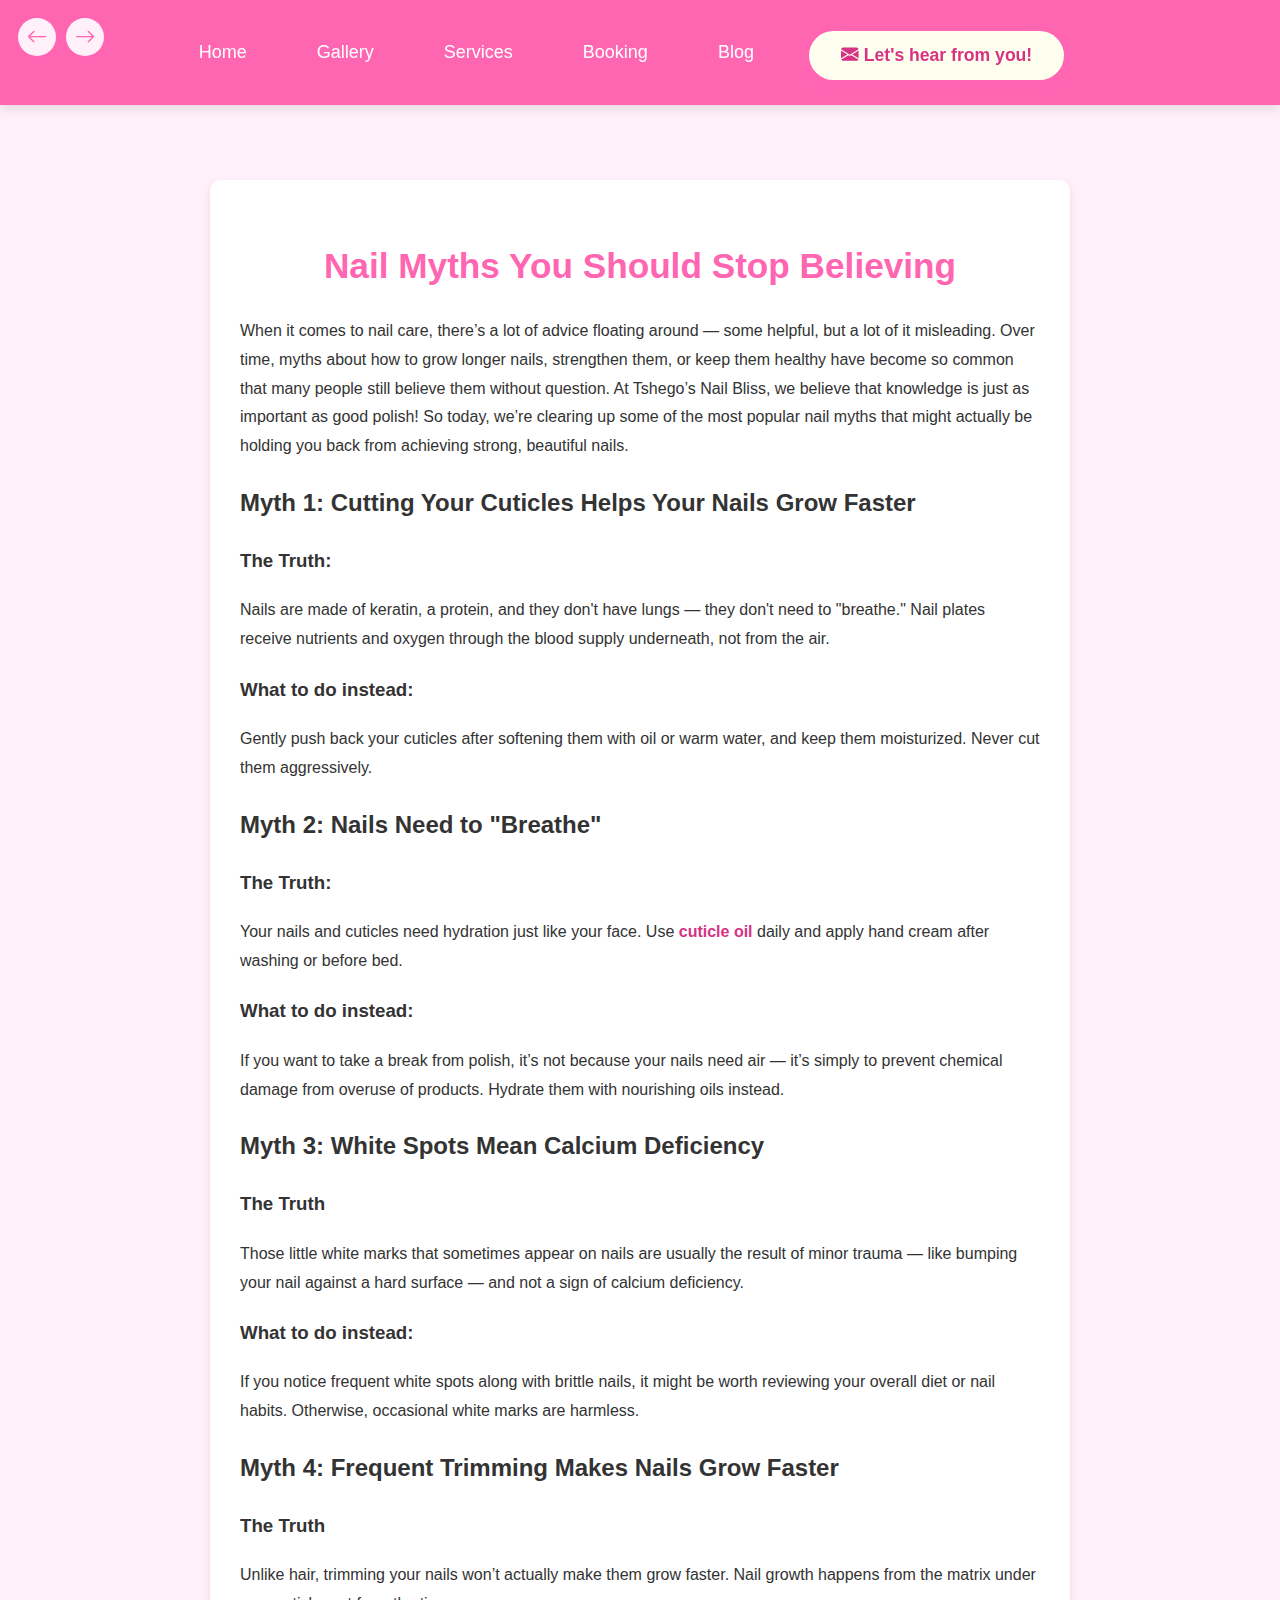
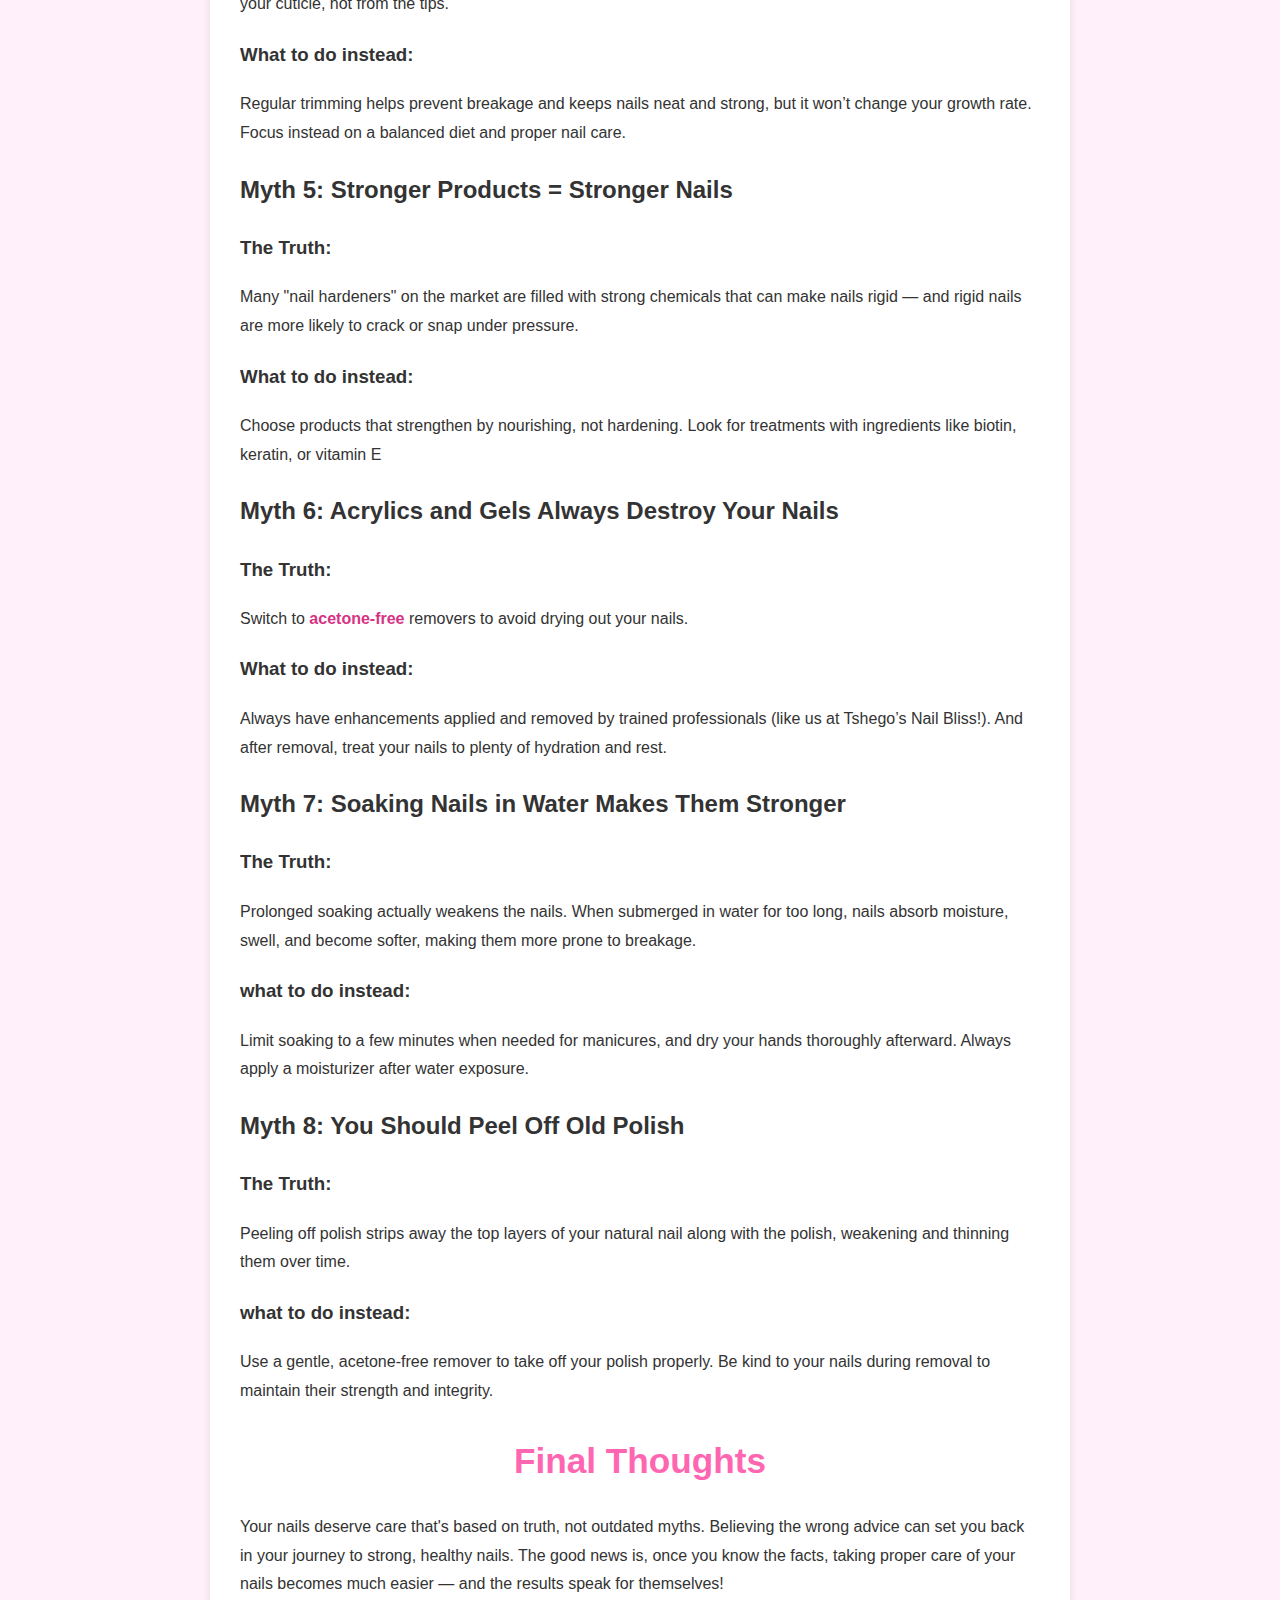
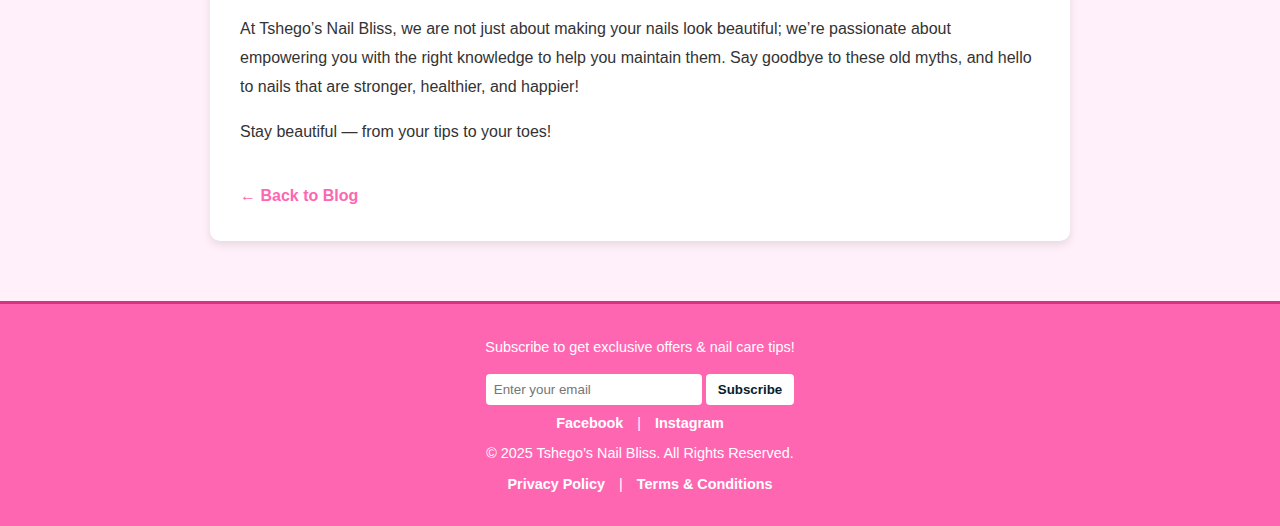
<file: blog-post4.html>
<!DOCTYPE html>
<html lang="en">
<head>
    <meta charset="UTF-8">
    <meta name="viewport" content="width=device-width, initial-scale=1.0">
    <title>How to Prevent Nail Breakage and Splitting</title>
    <link rel="stylesheet" href="blog-post.css">
    <link href="https://fonts.googleapis.com/css2?family=Cinzel+Decorative:wght@400;700&display=swap" rel="stylesheet">
    <link rel="stylesheet" href="https://cdn.jsdelivr.net/npm/bootstrap-icons@1.11.3/font/bootstrap-icons.min.css">
</head>

<body>
      <div class="nav-arrows">
    <button class="nav-btn" onclick="window.history.back()" title="Go Back">
      <i class="bi bi-arrow-left"></i>
    </button>
    <button class="nav-btn" onclick="window.history.forward()" title="Go Forward">
      <i class="bi bi-arrow-right"></i>
    </button>
  </div>
<header>
<nav class="navbar d-flex justify-content-between align-items-center px-3 py-2">
    <button class="navbar-toggle" id="navbar-toggle" aria-label="Toggle navigation">
        <i class="bi bi-list"></i>
    </button>
    <ul class="navbar-links d-flex flex-wrap gap-3 mb-0 list-unstyled" id="navbar-links">
        <li><a href="index.html">Home</a></li>
        <li><a href="gallery.html">Gallery</a></li>
        <li><a href="services.html">Services</a></li>
        <li><a href="booking.html">Booking</a></li>
        <li><a href="blog.html">Blog</a></li>
        <li>
            <a href="feedback.html" class="cta-btn-top-right">
                <i class="bi bi-envelope-fill me-2"></i>
                Let's hear from you!
            </a>
        </li>
    </ul>
</nav>
</header>
    
</body>
<main class="blog-post">
  <article>
    <h1>Nail Myths You Should Stop Believing</h1>
    <p>When it comes to nail care, there’s a lot of advice floating around — some helpful, but a lot of it misleading. Over time, myths about how to grow longer nails, strengthen them, or keep them healthy have become so common that many people still believe them without question. At Tshego’s Nail Bliss, we believe that knowledge is just as important as good polish! So today, we’re clearing up some of the most popular nail myths that might actually be holding you back from achieving strong, beautiful nails.</p>

    <h2>Myth 1: Cutting Your Cuticles Helps Your Nails Grow Faster</h2>
    <h3>The Truth:</h3>
    <p>Nails are made of keratin, a protein, and they don't have lungs — they don't need to "breathe." Nail plates receive nutrients and oxygen through the blood supply underneath, not from the air.</p>
    <h3>What to do instead:</h3>
    <p>Gently push back your cuticles after softening them with oil or warm water, and keep them moisturized. Never cut them aggressively.</p>

    <h2>Myth 2: Nails Need to "Breathe"</h2>

    <h3>The Truth:</h3>
    <p>Your nails and cuticles need hydration just like your face. Use <strong>cuticle oil</strong> daily and apply hand cream after washing or before bed.</p>
    <h3>What to do instead:</h3>
    <p>If you want to take a break from polish, it’s not because your nails need air — it’s simply to prevent chemical damage from overuse of products. Hydrate them with nourishing oils instead.</p>

    <h2>Myth 3: White Spots Mean Calcium Deficiency</h2>
    <h3>The Truth</h3>
    <p>Those little white marks that sometimes appear on nails are usually the result of minor trauma — like bumping your nail against a hard surface — and not a sign of calcium deficiency.</p>
    <h3>What to do instead:</h3>
    <p>If you notice frequent white spots along with brittle nails, it might be worth reviewing your overall diet or nail habits. Otherwise, occasional white marks are harmless.</p>

    <h2>Myth 4: Frequent Trimming Makes Nails Grow Faster</h2>
    <h3>The Truth</h3>
    <p>Unlike hair, trimming your nails won’t actually make them grow faster. Nail growth happens from the matrix under your cuticle, not from the tips.</p>
    <h3>What to do instead:</h3>
    <p>Regular trimming helps prevent breakage and keeps nails neat and strong, but it won’t change your growth rate. Focus instead on a balanced diet and proper nail care.</p>

    <h2>Myth 5: Stronger Products = Stronger Nails</h2>
    <h3>The Truth:</h3>
    <p>Many "nail hardeners" on the market are filled with strong chemicals that can make nails rigid — and rigid nails are more likely to crack or snap under pressure.</p>
    <h3>What to do instead:</h3>
    <p>Choose products that strengthen by nourishing, not hardening. Look for treatments with ingredients like biotin, keratin, or vitamin E</p>

    <h2>Myth 6: Acrylics and Gels Always Destroy Your Nails</h2>
    <h3>The Truth:</h3>
    <p>Switch to <strong>acetone-free</strong> removers to avoid drying out your nails.</p>
    <h3>What to do instead:</h3>
    <p>Always have enhancements applied and removed by trained professionals (like us at Tshego’s Nail Bliss!). And after removal, treat your nails to plenty of hydration and rest.</p>

    <h2>Myth 7: Soaking Nails in Water Makes Them Stronger</h2>
    <h3>The Truth:</h3>
    <p>Prolonged soaking actually weakens the nails. When submerged in water for too long, nails absorb moisture, swell, and become softer, making them more prone to breakage.</p>
    <h3>what to do instead:</h3>
    <p>Limit soaking to a few minutes when needed for manicures, and dry your hands thoroughly afterward. Always apply a moisturizer after water exposure.</p>

    <h2>Myth 8: You Should Peel Off Old Polish</h2>
    <h3>The Truth:</h3>
    <p>Peeling off polish strips away the top layers of your natural nail along with the polish, weakening and thinning them over time.</p>
    <h3>what to do instead:</h3>
    <p>Use a gentle, acetone-free remover to take off your polish properly. Be kind to your nails during removal to maintain their strength and integrity.</p>

    <h1>Final Thoughts</h1>
    <p>Your nails deserve care that's based on truth, not outdated myths. Believing the wrong advice can set you back in your journey to strong, healthy nails. The good news is, once you know the facts, taking proper care of your nails becomes much easier — and the results speak for themselves!</p>
    <p>At Tshego’s Nail Bliss, we are not just about making your nails look beautiful; we’re passionate about empowering you with the right knowledge to help you maintain them. Say goodbye to these old myths, and hello to nails that are stronger, healthier, and happier!</p>
    <p>Stay beautiful — from your tips to your toes!</p>
  </article>

  <a href="blog.html" class="read-more">← Back to Blog</a>
</main>

    <footer>
      <div class="newsletter">
          <p>Subscribe to get exclusive offers & nail care tips!</p>
          <form action="#" method="post">
              <input type="email" placeholder="Enter your email" required>
              <button type="submit">Subscribe</button>
          </form>
          <div class="social-media">
            <a href="https://www.facebook.com/profile.php?id=100072119332161" target="_blank">Facebook</a> |
            <a href="https://www.instagram.com/his_prettiest_pumpkin/" target="_blank">Instagram</a> 
        </div>
      </div>
      <div class="footer-legal">
          <p>© 2025 Tshego’s Nail Bliss. All Rights Reserved.</p>
      </div>
      <div class="privacy-terms">
          <p>
            <a href="privacy-policy.html">Privacy Policy</a> | 
            <a href="terms.html">Terms & Conditions</a>
          </p>
      </div>
    </footer>


</body>
</html>
</file>
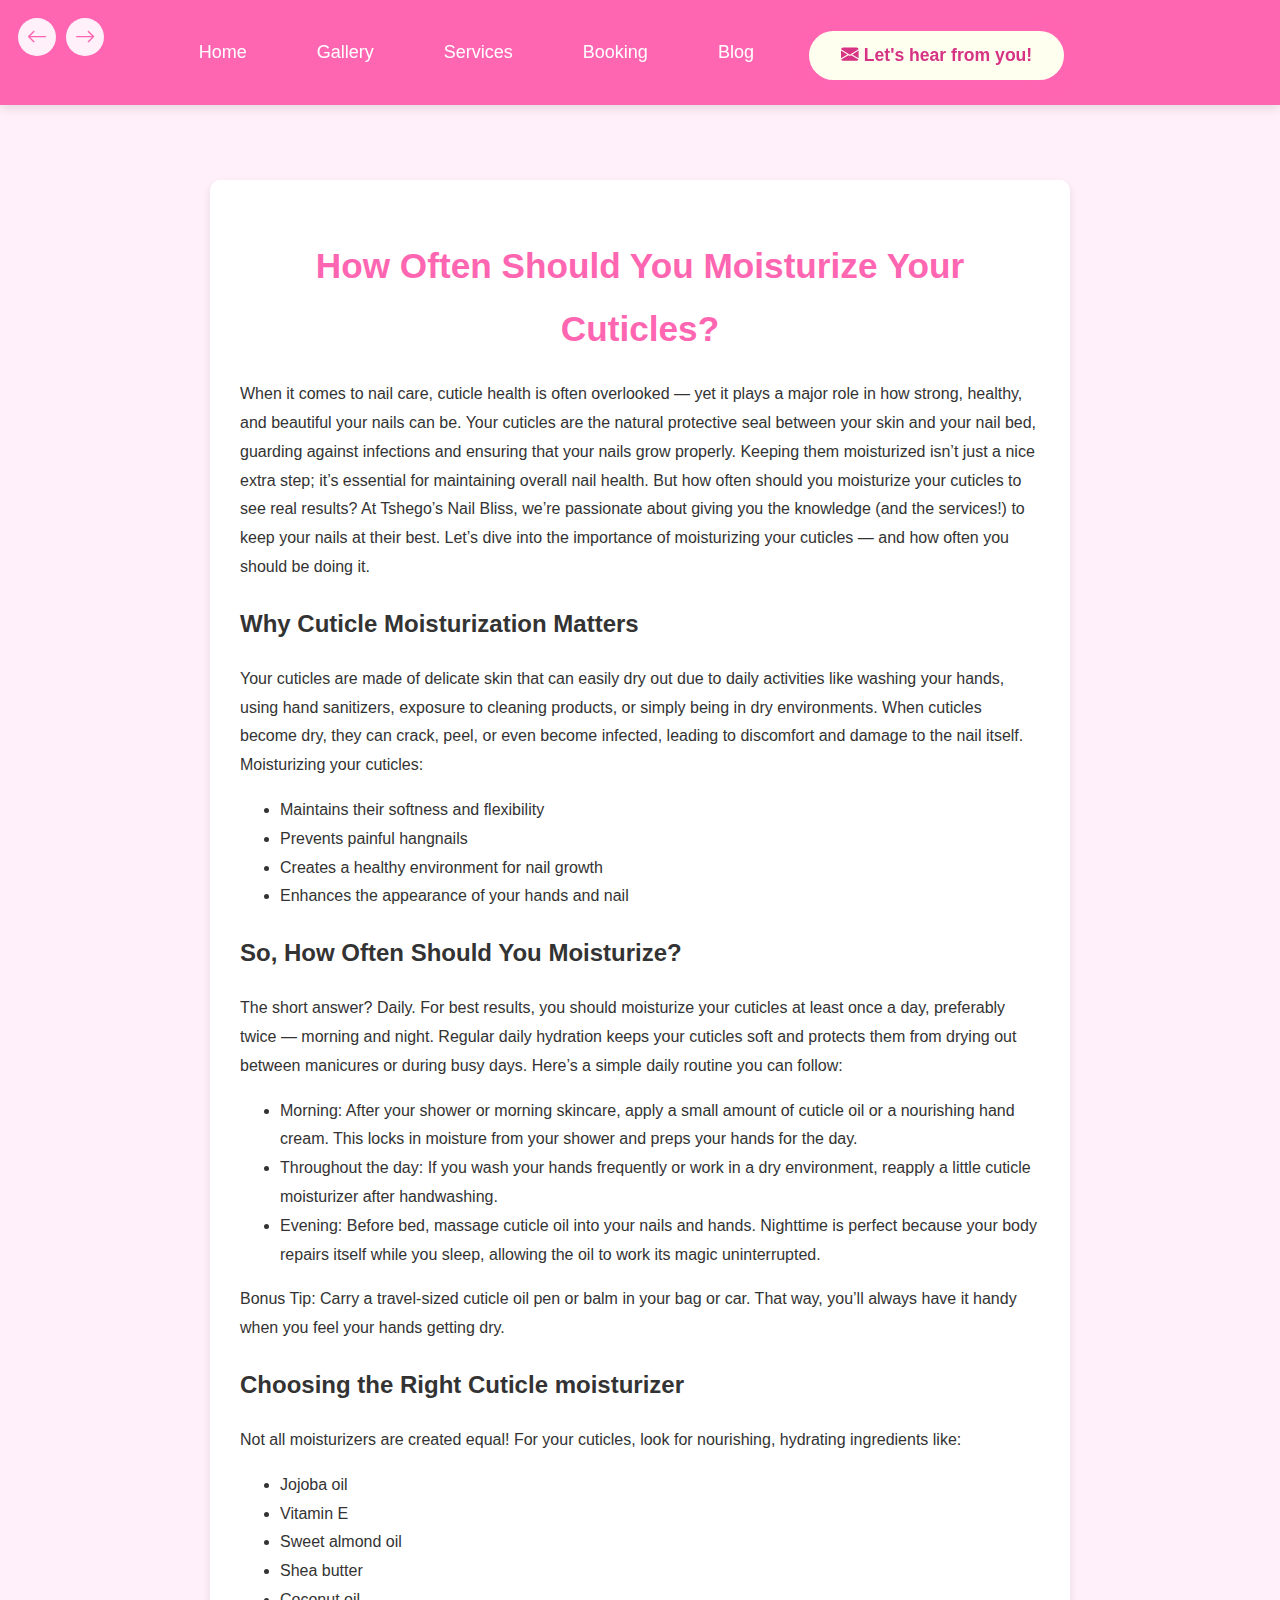
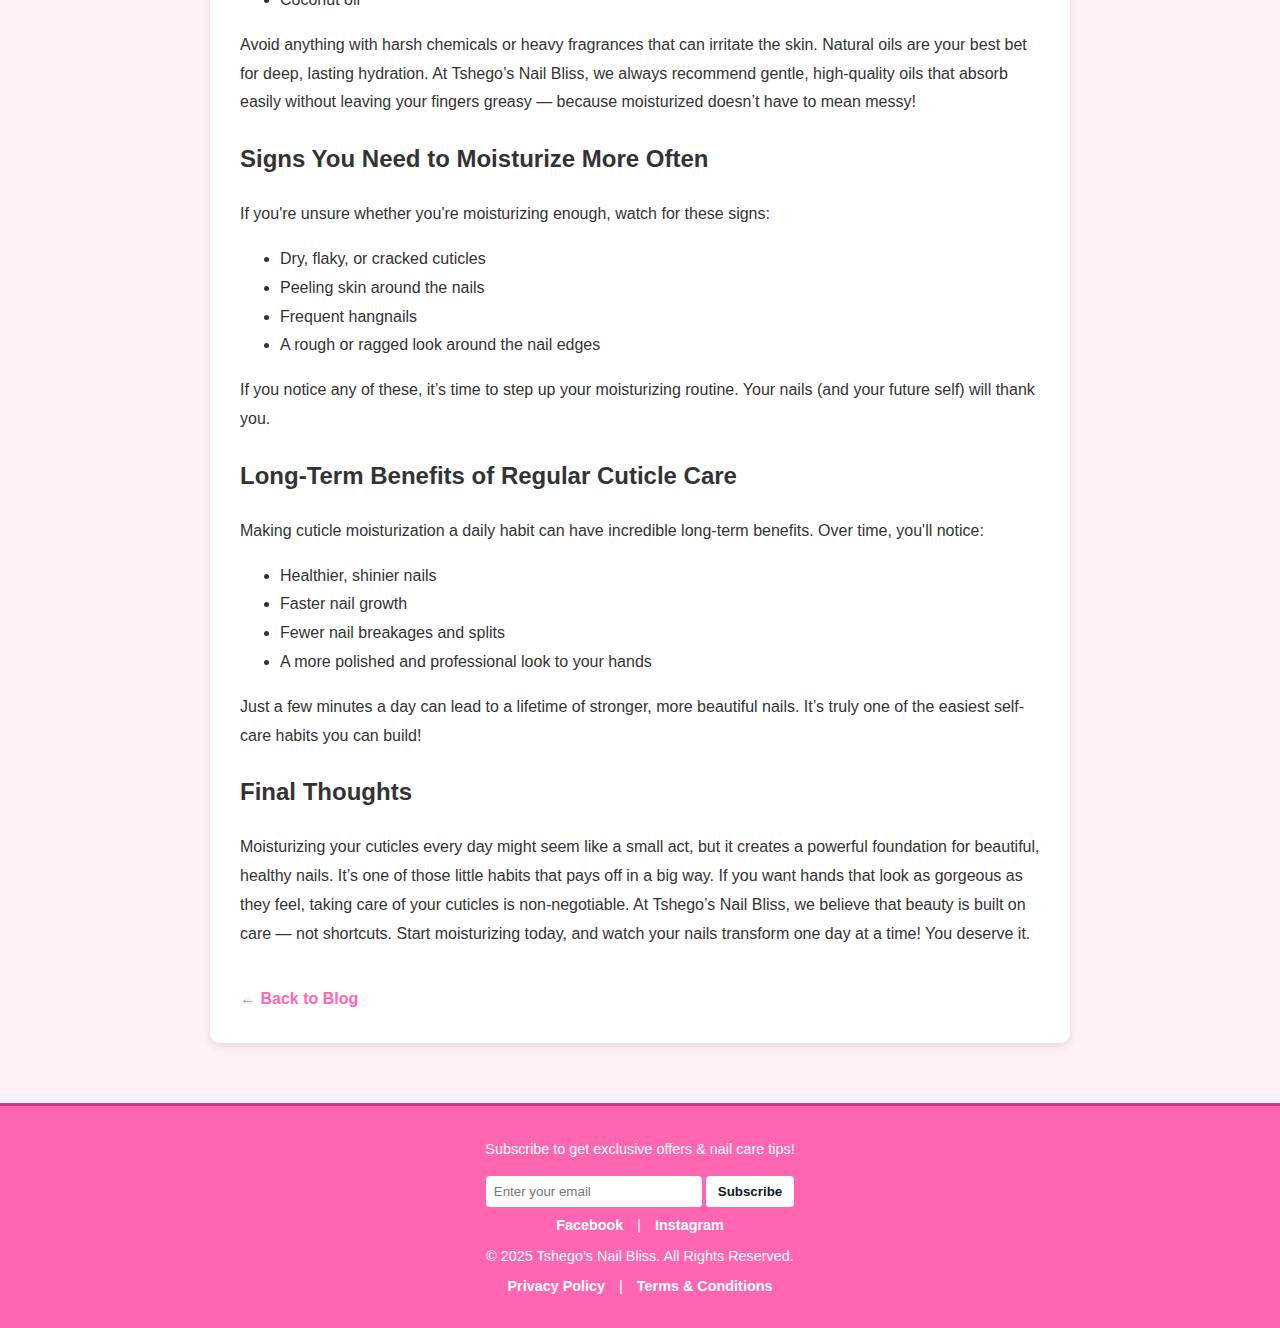
<file: blog-post5.html>
<!DOCTYPE html>
<html lang="en">
<head>
    <meta charset="UTF-8">
    <meta name="viewport" content="width=device-width, initial-scale=1.0">
    <title>How to Prevent Nail Breakage and Splitting</title>
    <link rel="stylesheet" href="blog-post.css">
    <link href="https://fonts.googleapis.com/css2?family=Cinzel+Decorative:wght@400;700&display=swap" rel="stylesheet">
    <link rel="stylesheet" href="https://cdn.jsdelivr.net/npm/bootstrap-icons@1.11.3/font/bootstrap-icons.min.css">
</head>

<body>
        <div class="nav-arrows">
    <button class="nav-btn" onclick="window.history.back()" title="Go Back">
      <i class="bi bi-arrow-left"></i>
    </button>
    <button class="nav-btn" onclick="window.history.forward()" title="Go Forward">
      <i class="bi bi-arrow-right"></i>
    </button>
  </div>
<header>
<nav class="navbar d-flex justify-content-between align-items-center px-3 py-2">
    <button class="navbar-toggle" id="navbar-toggle" aria-label="Toggle navigation">
        <i class="bi bi-list"></i>
    </button>
    <ul class="navbar-links d-flex flex-wrap gap-3 mb-0 list-unstyled" id="navbar-links">
        <li><a href="index.html">Home</a></li>
        <li><a href="gallery.html">Gallery</a></li>
        <li><a href="services.html">Services</a></li>
        <li><a href="booking.html">Booking</a></li>
        <li><a href="blog.html">Blog</a></li>
        <li>
            <a href="feedback.html" class="cta-btn-top-right">
                <i class="bi bi-envelope-fill me-2"></i>
                Let's hear from you!
            </a>
        </li>
    </ul>
</nav>
</header>
</header>
    
</body>
<main class="blog-post">
  <article>
    <h1>How Often Should You Moisturize Your Cuticles?</h1>
    <p>
        When it comes to nail care, cuticle health is often overlooked — yet it plays a major role in how strong, healthy, and beautiful your nails can be. Your cuticles are the natural protective seal between your skin and your nail bed, guarding against infections and ensuring that your nails grow properly. Keeping them moisturized isn’t just a nice extra step; it’s essential for maintaining overall nail health. But how often should you moisturize your cuticles to see real results?
       
        At Tshego’s Nail Bliss, we’re passionate about giving you the knowledge (and the services!) to keep your nails at their best. Let’s dive into the importance of moisturizing your cuticles — and how often you should be doing it.
    </p>

    <h2>Why Cuticle Moisturization Matters</h2>
      <p>Your cuticles are made of delicate skin that can easily dry out due to daily activities like washing your hands, using hand sanitizers, exposure to cleaning products, or simply being in dry environments. When cuticles become dry, they can crack, peel, or even become infected, leading to discomfort and damage to the nail itself.
    
        Moisturizing your cuticles: 
        <ul>
            <li>Maintains their softness and flexibility</li>
            <li>Prevents painful hangnails</li>
            <li>Creates a healthy environment for nail growth</li>
            <li>Enhances the appearance of your hands and nail</li>
        </ul>
      </p>

    <h2>So, How Often Should You Moisturize?</h2>
    <p>
        The short answer? Daily.
        For best results, you should moisturize your cuticles at least once a day, preferably twice — morning and night. Regular daily hydration keeps your cuticles soft and protects them from drying out between manicures or during busy days.
        Here’s a simple daily routine you can follow:

        <ul>
            <li>Morning: After your shower or morning skincare, apply a small amount of cuticle oil or a nourishing hand cream. This locks in moisture from your shower and preps your hands for the day.</li>
            <li>Throughout the day: If you wash your hands frequently or work in a dry environment, reapply a little cuticle moisturizer after handwashing.</li>
            <li>Evening: Before bed, massage cuticle oil into your nails and hands. Nighttime is perfect because your body repairs itself while you sleep, allowing the oil to work its magic uninterrupted.</li>
        </ul>

        Bonus Tip: Carry a travel-sized cuticle oil pen or balm in your bag or car. That way, you’ll always have it handy when you feel your hands getting dry.
    </p>


    <h2>Choosing the Right Cuticle moisturizer</h2>
    <p>
        Not all moisturizers are created equal! For your cuticles, look for nourishing, hydrating ingredients like:
    
       <ul>
          <li>Jojoba oil</li>
          <li>Vitamin E</li>
          <li>Sweet almond oil</li>
          <li>Shea butter</li>
          <li>Coconut oil</li>
       </ul>

       Avoid anything with harsh chemicals or heavy fragrances that can irritate the skin. Natural oils are your best bet for deep, lasting hydration.

       At Tshego’s Nail Bliss, we always recommend gentle, high-quality oils that absorb easily without leaving your fingers greasy — because moisturized doesn’t have to mean messy!
    </p>

    <h2>Signs You Need to Moisturize More Often</h2>
    <p>
        If you're unsure whether you're moisturizing enough, watch for these signs:
        
        <ul>
            <li>Dry, flaky, or cracked cuticles</li>
            <li>Peeling skin around the nails</li>
            <li>Frequent hangnails</li>
            <li>A rough or ragged look around the nail edges</li>
        </ul>

        If you notice any of these, it’s time to step up your moisturizing routine. Your nails (and your future self) will thank you.
    </p>

    <h2>Long-Term Benefits of Regular Cuticle Care</h2>
    <p>
        Making cuticle moisturization a daily habit can have incredible long-term benefits. Over time, you'll notice:
        
        <ul>
            <li>Healthier, shinier nails</li>
            <li>Faster nail growth</li>
            <li>Fewer nail breakages and splits</li>
            <li>A more polished and professional look to your hands</li>
        </ul>

        Just a few minutes a day can lead to a lifetime of stronger, more beautiful nails. It’s truly one of the easiest self-care habits you can build!
    </p>

    <h2>Final Thoughts</h2>
    <p>
        Moisturizing your cuticles every day might seem like a small act, but it creates a powerful foundation for beautiful, healthy nails. It’s one of those little habits that pays off in a big way. If you want hands that look as gorgeous as they feel, taking care of your cuticles is non-negotiable.

        At Tshego’s Nail Bliss, we believe that beauty is built on care — not shortcuts. Start moisturizing today, and watch your nails transform one day at a time!
        You deserve it.
    </p>
    
  </article>

  <a href="blog.html" class="read-more">← Back to Blog</a>
</main>

    <footer>
      <div class="newsletter">
          <p>Subscribe to get exclusive offers & nail care tips!</p>
          <form action="#" method="post">
              <input type="email" placeholder="Enter your email" required>
              <button type="submit">Subscribe</button>
          </form>
          <div class="social-media">
            <a href="https://www.facebook.com/profile.php?id=100072119332161" target="_blank">Facebook</a> |
            <a href="https://www.instagram.com/his_prettiest_pumpkin/" target="_blank">Instagram</a> 
        </div>
      </div>
      <div class="footer-legal">
          <p>© 2025 Tshego’s Nail Bliss. All Rights Reserved.</p>
      </div>
      <div class="privacy-terms">
          <p>
            <a href="privacy-policy.html">Privacy Policy</a> | 
            <a href="terms.html">Terms & Conditions</a>
          </p>
      </div>
    </footer>


</body>
</html>
</file>
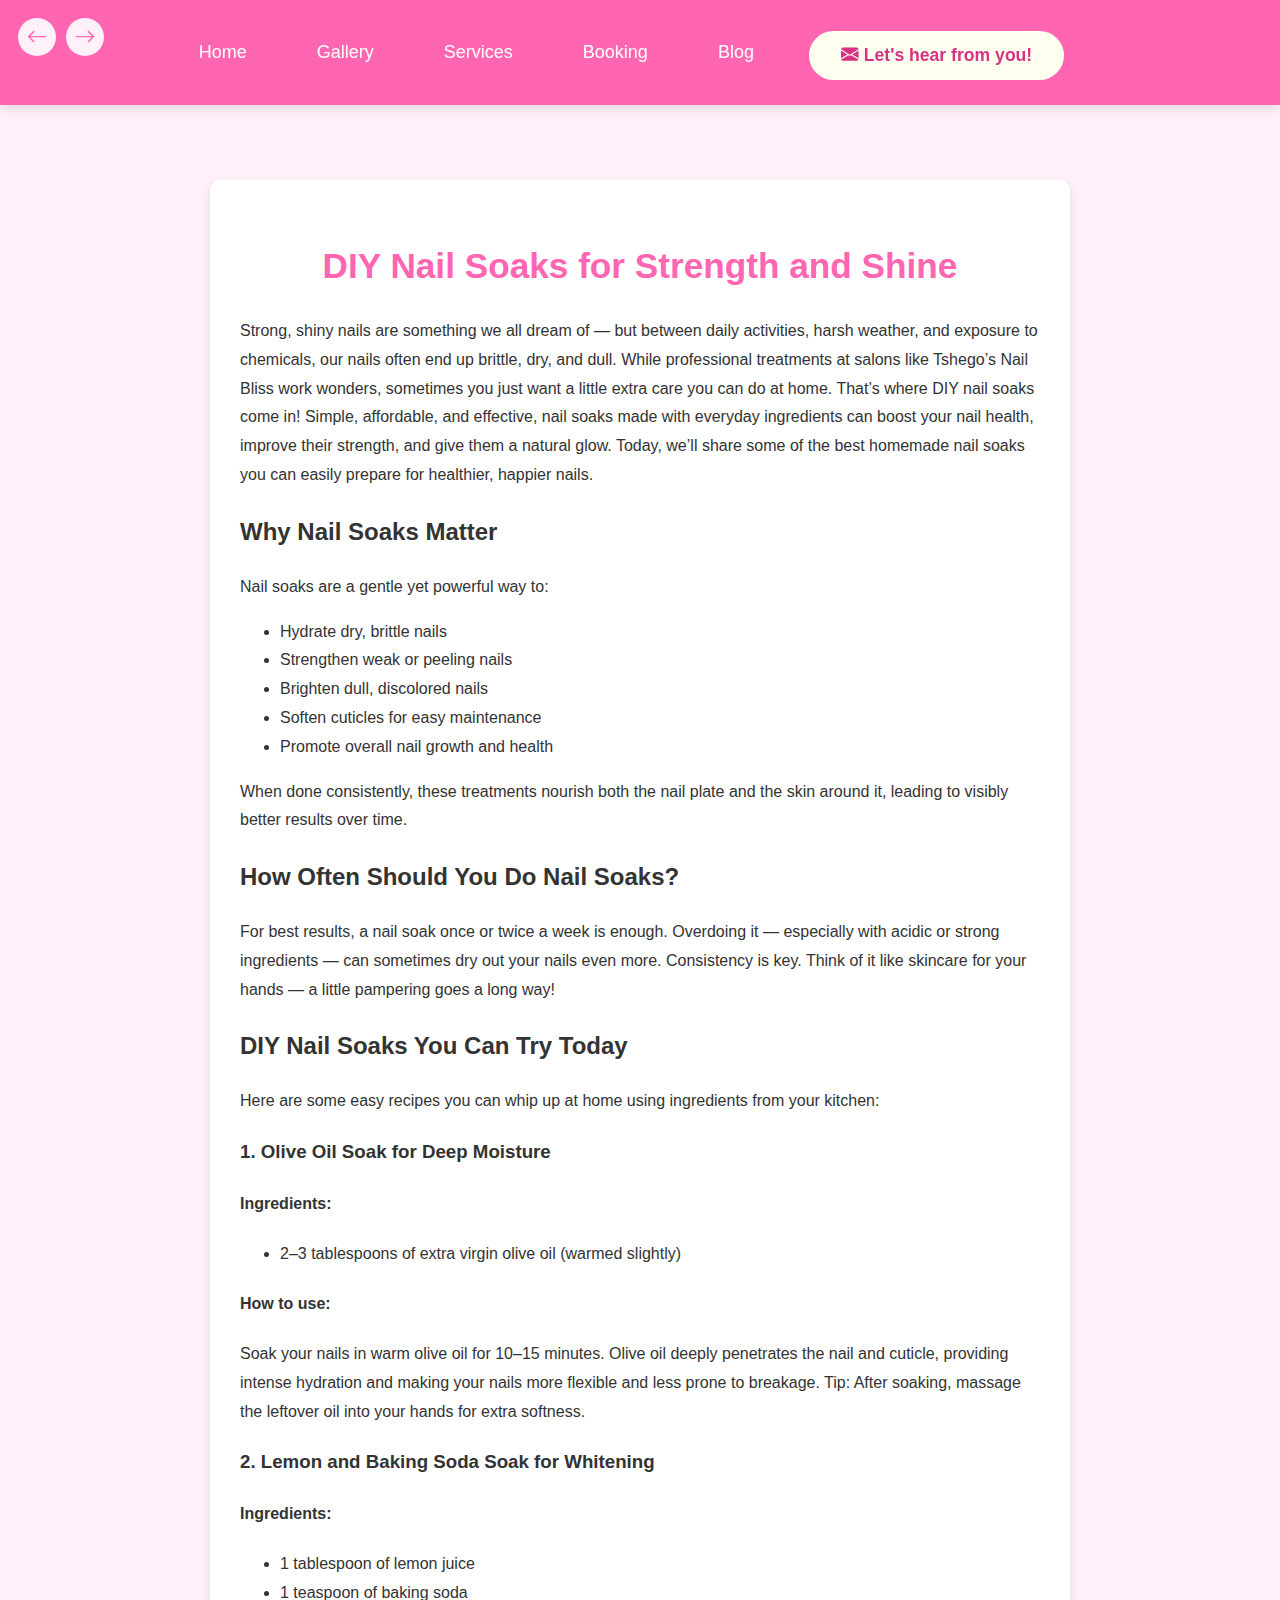
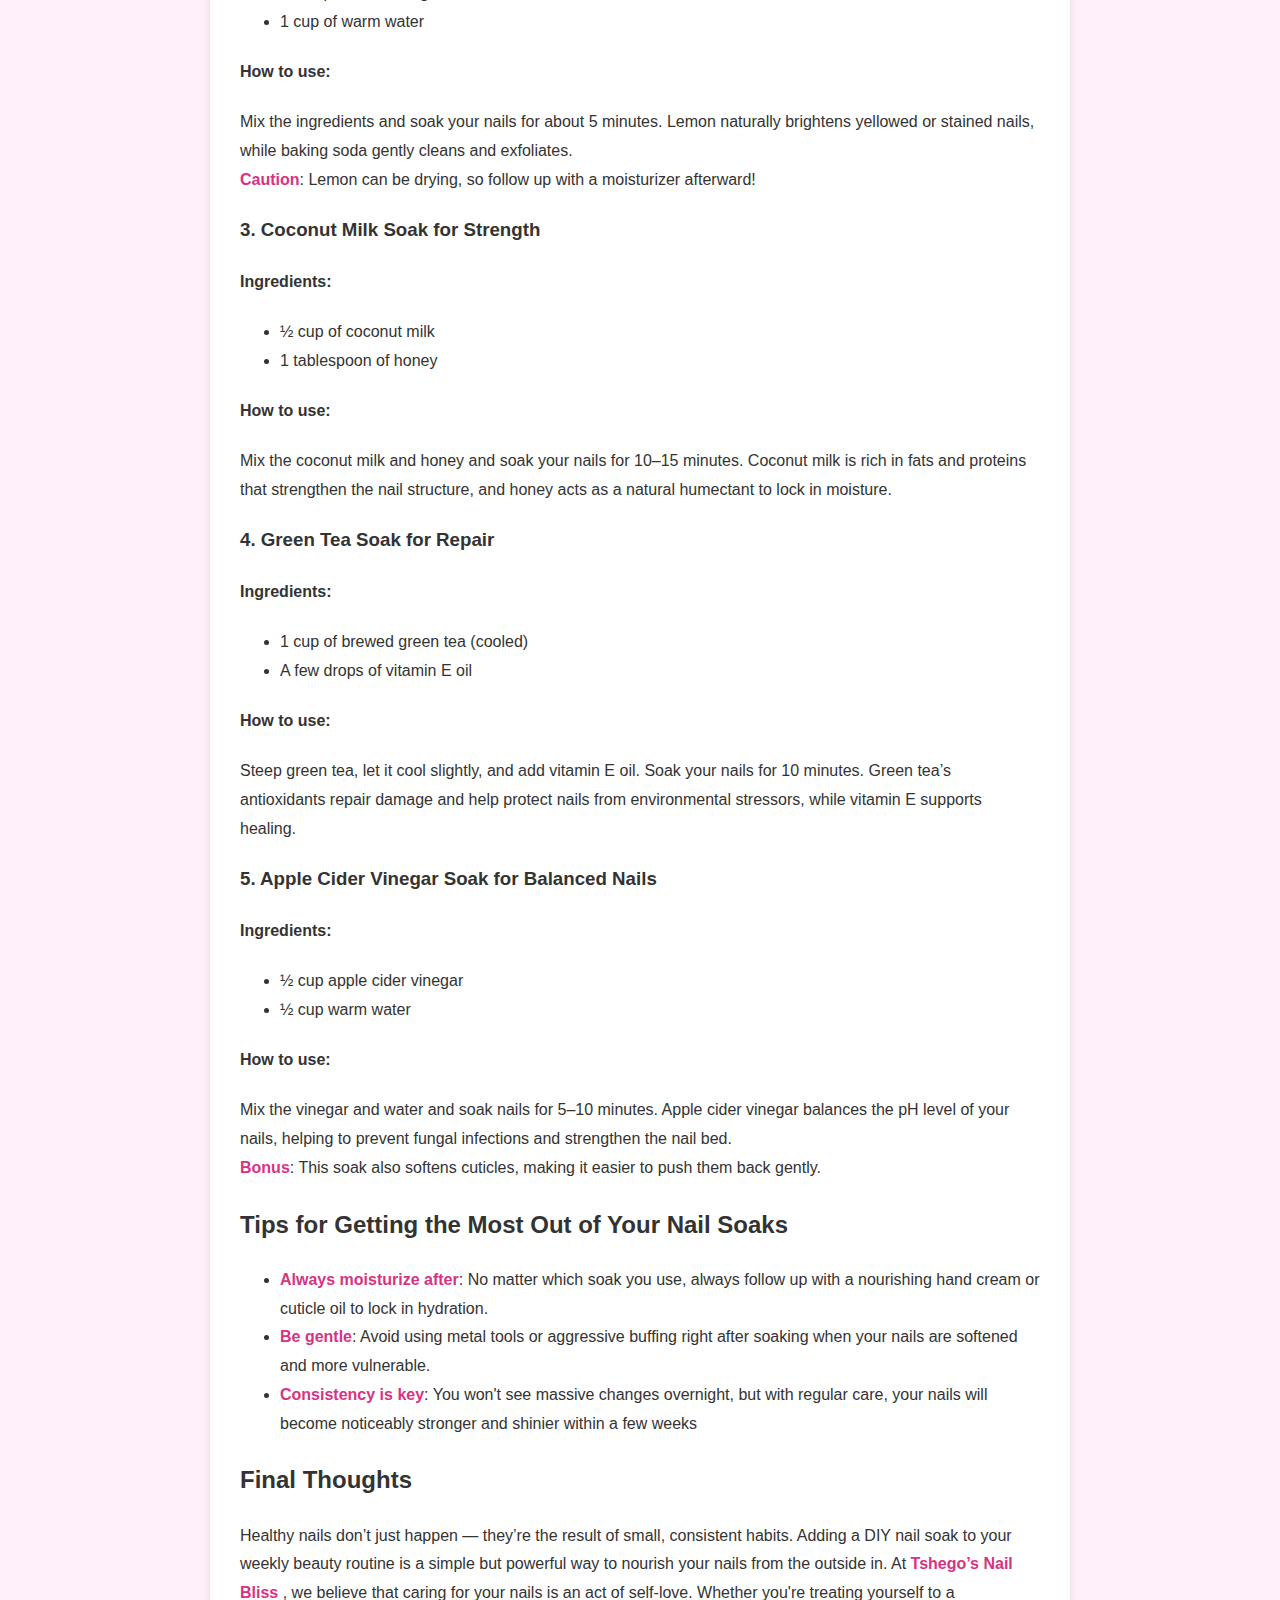
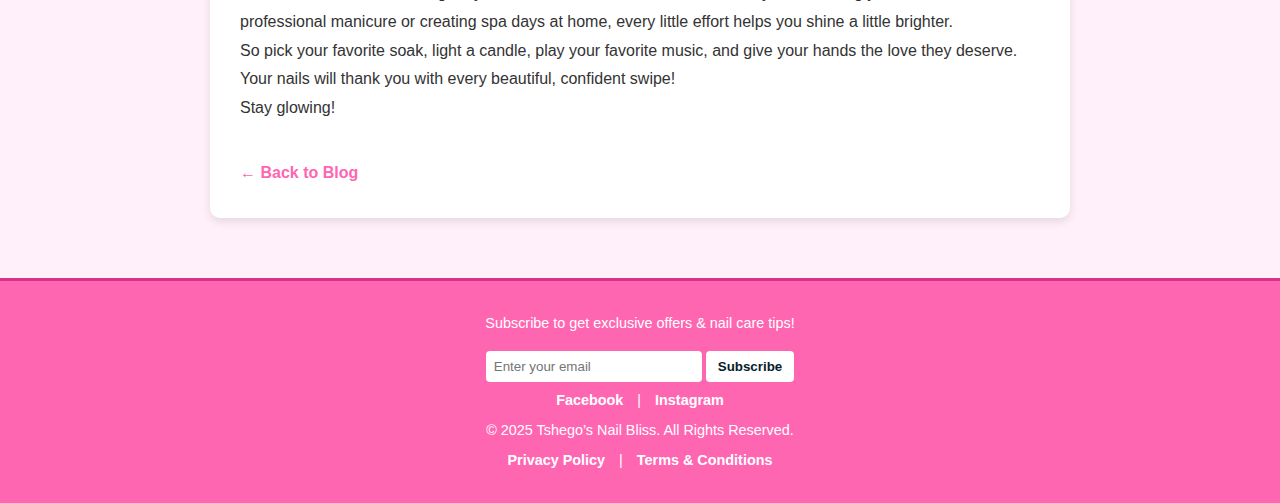
<file: blog-post6.html>
<!DOCTYPE html>
<html lang="en">
<head>
    <meta charset="UTF-8">
    <meta name="viewport" content="width=device-width, initial-scale=1.0">
    <title>How to Prevent Nail Breakage and Splitting</title>
    <link rel="stylesheet" href="blog-post.css">
    <link href="https://fonts.googleapis.com/css2?family=Cinzel+Decorative:wght@400;700&display=swap" rel="stylesheet">
    <link rel="stylesheet" href="https://cdn.jsdelivr.net/npm/bootstrap-icons@1.11.3/font/bootstrap-icons.min.css">
</head>

<body>
     <div class="nav-arrows">
    <button class="nav-btn" onclick="window.history.back()" title="Go Back">
      <i class="bi bi-arrow-left"></i>
    </button>
    <button class="nav-btn" onclick="window.history.forward()" title="Go Forward">
      <i class="bi bi-arrow-right"></i>
    </button>
  </div>
<header>
<nav class="navbar d-flex justify-content-between align-items-center px-3 py-2">
    <button class="navbar-toggle" id="navbar-toggle" aria-label="Toggle navigation">
        <i class="bi bi-list"></i>
    </button>
    <ul class="navbar-links d-flex flex-wrap gap-3 mb-0 list-unstyled" id="navbar-links">
        <li><a href="index.html">Home</a></li>
        <li><a href="gallery.html">Gallery</a></li>
        <li><a href="services.html">Services</a></li>
        <li><a href="booking.html">Booking</a></li>
        <li><a href="blog.html">Blog</a></li>
        <li>
            <a href="feedback.html" class="cta-btn-top-right">
                <i class="bi bi-envelope-fill me-2"></i>
                Let's hear from you!
            </a>
        </li>
    </ul>
</nav>
</header>
    
</body>
<main class="blog-post">
  <article>
    <h1>DIY Nail Soaks for Strength and Shine</h1>
    <p>
        Strong, shiny nails are something we all dream of — but between daily activities, harsh weather, and exposure to chemicals, our nails often end up brittle, dry, and dull. While professional treatments at salons like Tshego’s Nail Bliss work wonders, sometimes you just want a little extra care you can do at home.
        That’s where DIY nail soaks come in!
        
        Simple, affordable, and effective, nail soaks made with everyday ingredients can boost your nail health, improve their strength, and give them a natural glow. Today, we’ll share some of the best homemade nail soaks you can easily prepare for healthier, happier nails.
    </p>

    <h2>Why Nail Soaks Matter</h2>
      <p>Nail soaks are a gentle yet powerful way to:

        <ul>
            <li>Hydrate dry, brittle nails</li>
            <li>Strengthen weak or peeling nails</li>
            <li>Brighten dull, discolored nails</li>
            <li>Soften cuticles for easy maintenance</li>
            <li>Promote overall nail growth and health</li>
        </ul>

        When done consistently, these treatments nourish both the nail plate and the skin around it, leading to visibly better results over time.
      </p>

    <h2>How Often Should You Do Nail Soaks?</h2>
    <p>
        For best results, a nail soak once or twice a week is enough. Overdoing it — especially with acidic or strong ingredients — can sometimes dry out your nails even more.
        Consistency is key. Think of it like skincare for your hands — a little pampering goes a long way!
    </p>

    <h2>DIY Nail Soaks You Can Try Today</h2>
    <p>Here are some easy recipes you can whip up at home using ingredients from your kitchen:</p>

    <p>
      <h3>1. Olive Oil Soak for Deep Moisture</h3>
        <h4>Ingredients:</h4>
           <ul>
            <li>2–3 tablespoons of extra virgin olive oil (warmed slightly)</li>
           </ul>

        <h4>How to use:</h4>
        Soak your nails in warm olive oil for 10–15 minutes. Olive oil deeply penetrates the nail and cuticle, providing intense hydration and making your nails more flexible and less prone to breakage.

        Tip: After soaking, massage the leftover oil into your hands for extra softness.

    </p>
    <p>
        <h3>2. Lemon and Baking Soda Soak for Whitening</h3>
        <h4>Ingredients:</h4>
          <ul>
            <li>1 tablespoon of lemon juice</li>
            <li>1 teaspoon of baking soda</li>
            <li>1 cup of warm water</li>
          </ul>

       <h4>How to use:</h4>
       Mix the ingredients and soak your nails for about 5 minutes. Lemon naturally brightens yellowed or stained nails, while baking soda gently cleans and exfoliates.
       <br />
       <strong>Caution</strong>: Lemon can be drying, so follow up with a moisturizer afterward!
    </p>

    
    <p>
        <h3>3. Coconut Milk Soak for Strength</h3>
        <h4>Ingredients:</h4>
          <ul>
            <li>½ cup of coconut milk</li>
            <li>1 tablespoon of honey</li>
          </ul>

        <h4>How to use:</h4>
        Mix the coconut milk and honey and soak your nails for 10–15 minutes. Coconut milk is rich in fats and proteins that strengthen the nail structure, and honey acts as a natural humectant to lock in moisture.
    </p>

    
    <p>
        <h3>4. Green Tea Soak for Repair</h3>
        <h4>Ingredients:</h4>
          <ul>
            <li>1 cup of brewed green tea (cooled)</li>
            <li>A few drops of vitamin E oil</li>
          </ul>

        <h4>How to use:</h4>
        Steep green tea, let it cool slightly, and add vitamin E oil. Soak your nails for 10 minutes. Green tea’s antioxidants repair damage and help protect nails from environmental stressors, while vitamin E supports healing.
    </p>

    <p>
        <h3>5. Apple Cider Vinegar Soak for Balanced Nails</h3>
        <h4>Ingredients:</h4>
          <ul>
            <li>½ cup apple cider vinegar</li>
            <li>½ cup warm water</li>
          </ul>

        <h4>How to use:</h4>
        Mix the vinegar and water and soak nails for 5–10 minutes. Apple cider vinegar balances the pH level of your nails, helping to prevent fungal infections and strengthen the nail bed.
        <br />
        <strong>Bonus</strong>: This soak also softens cuticles, making it easier to push them back gently.
    </p>

    <p>
        <h2>Tips for Getting the Most Out of Your Nail Soaks</h2>
        <ul>
            <li><strong>Always moisturize after</strong>: No matter which soak you use, always follow up with a nourishing hand cream or cuticle oil to lock in hydration.</li>
            <li><strong>Be gentle</strong>: Avoid using metal tools or aggressive buffing right after soaking when your nails are softened and more vulnerable.</li>
            <li><strong>Consistency is key</strong>: You won't see massive changes overnight, but with regular care, your nails will become noticeably stronger and shinier within a few weeks</li>
        </ul>
    </p>

    <p>
        <h2>Final Thoughts</h2>
        Healthy nails don’t just happen — they’re the result of small, consistent habits. Adding a DIY nail soak to your weekly beauty routine is a simple but powerful way to nourish your nails from the outside in.
        At <strong>Tshego’s Nail Bliss</strong> , we believe that caring for your nails is an act of self-love. Whether you're treating yourself to a professional manicure or creating spa days at home, every little effort helps you shine a little brighter.
        <br />
        So pick your favorite soak, light a candle, play your favorite music, and give your hands the love they deserve. Your nails will thank you with every beautiful, confident swipe!
        <br />
        Stay glowing!
    </p>
    
  </article>

  <a href="blog.html" class="read-more">← Back to Blog</a>
</main>

    <footer>
      <div class="newsletter">
          <p>Subscribe to get exclusive offers & nail care tips!</p>
          <form action="#" method="post">
              <input type="email" placeholder="Enter your email" required>
              <button type="submit">Subscribe</button>
          </form>
          <div class="social-media">
            <a href="https://www.facebook.com/profile.php?id=100072119332161" target="_blank">Facebook</a> |
            <a href="https://www.instagram.com/his_prettiest_pumpkin/" target="_blank">Instagram</a> 
        </div>
      </div>
      <div class="footer-legal">
          <p>© 2025 Tshego’s Nail Bliss. All Rights Reserved.</p>
      </div>
      <div class="privacy-terms">
          <p>
            <a href="privacy-policy.html">Privacy Policy</a> | 
            <a href="terms.html">Terms & Conditions</a>
          </p>
      </div>
    </footer>


</body>
</html>
</file>
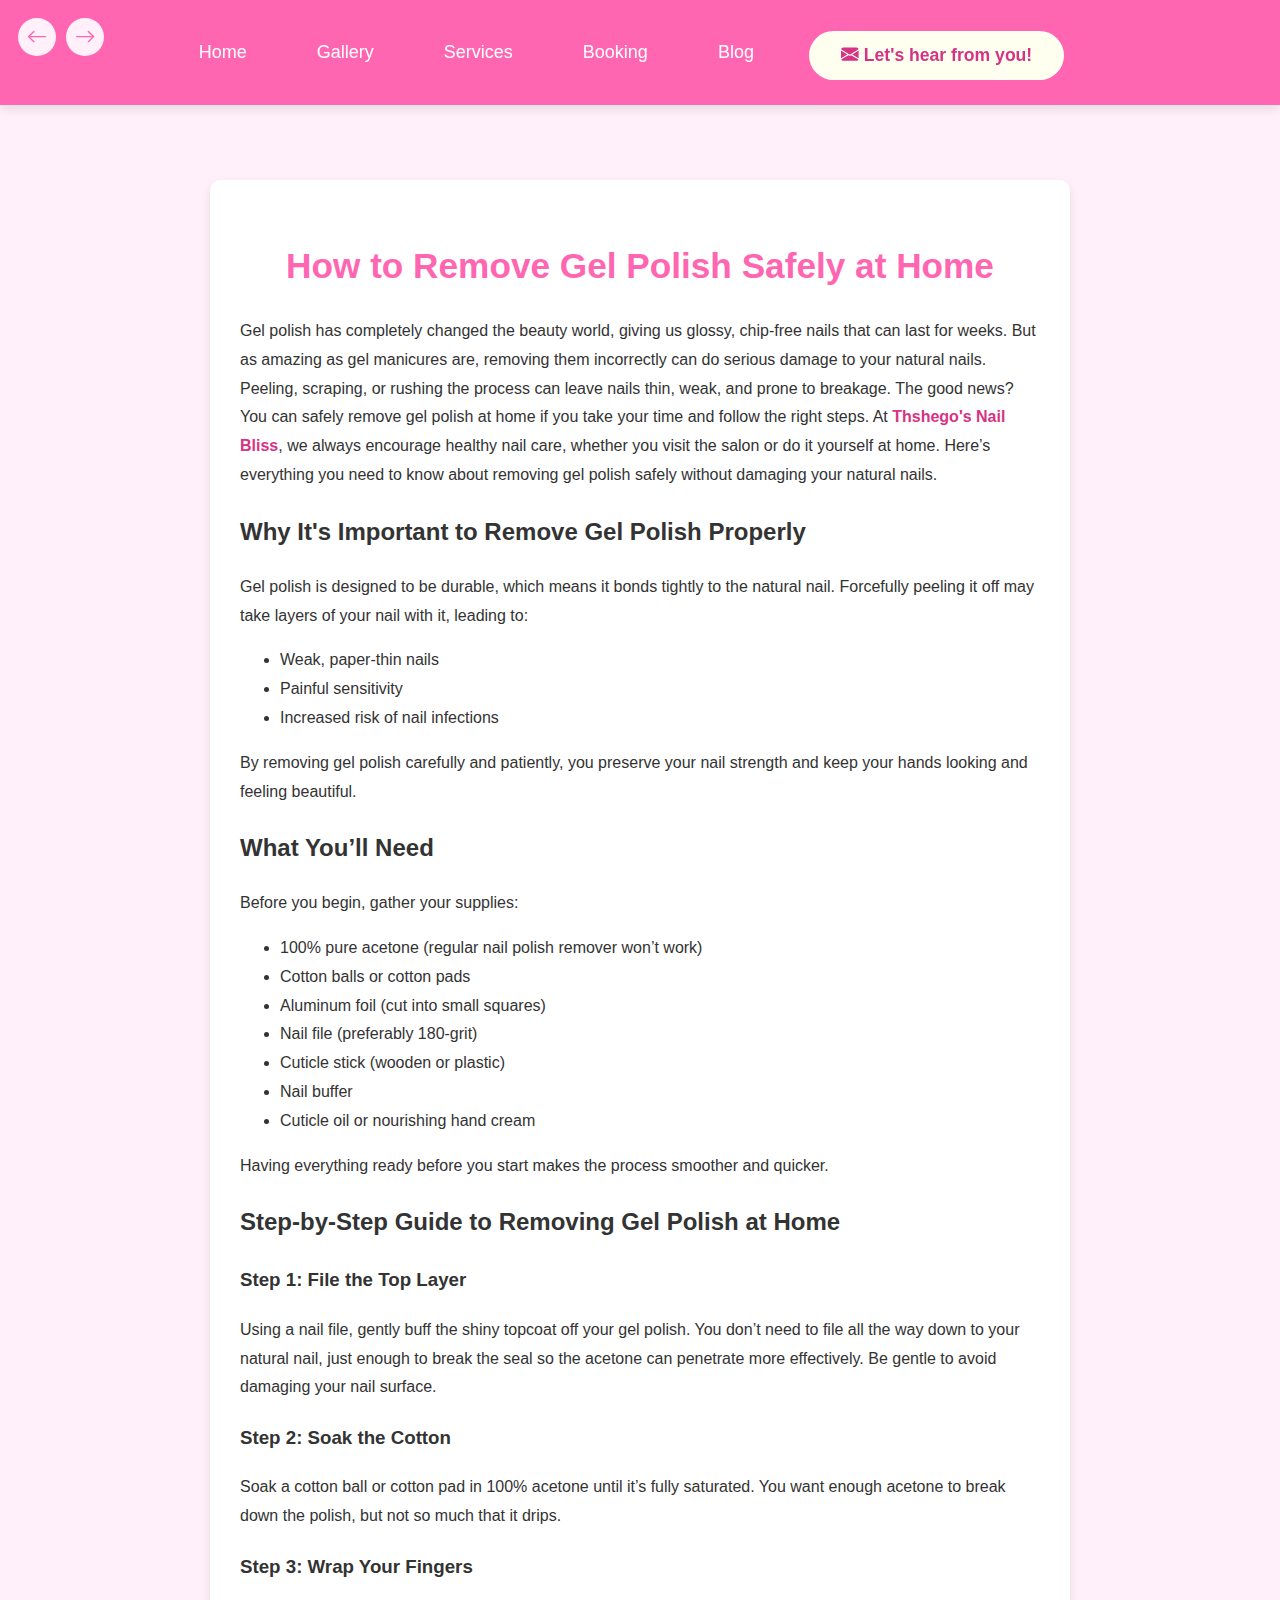
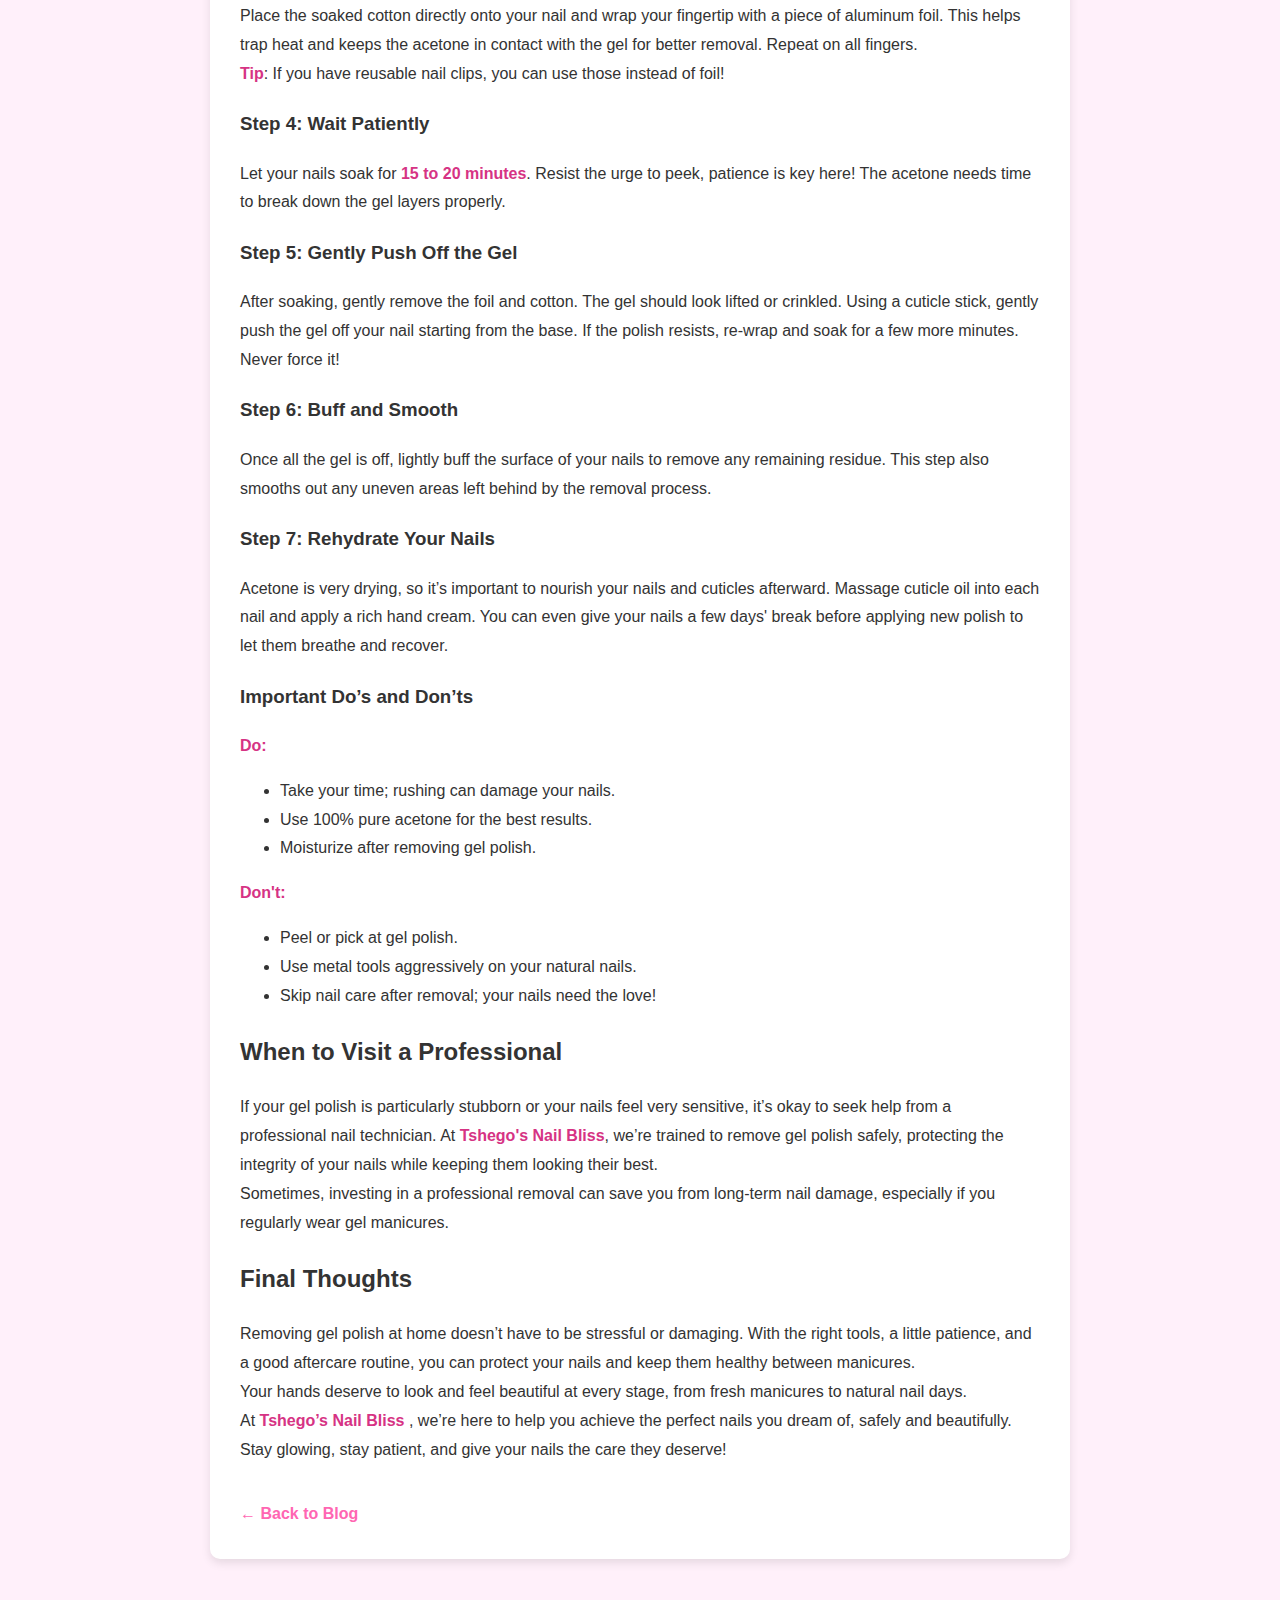
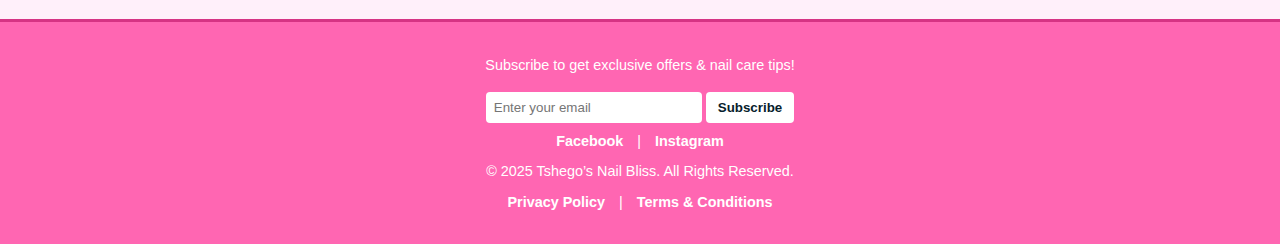
<file: blog-post7.html>
<!DOCTYPE html>
<html lang="en">
<head>
    <meta charset="UTF-8">
    <meta name="viewport" content="width=device-width, initial-scale=1.0">
    <title>How to Prevent Nail Breakage and Splitting</title>
    <link rel="stylesheet" href="blog-post.css">
    <link href="https://fonts.googleapis.com/css2?family=Cinzel+Decorative:wght@400;700&display=swap" rel="stylesheet">
    <link rel="stylesheet" href="https://cdn.jsdelivr.net/npm/bootstrap-icons@1.11.3/font/bootstrap-icons.min.css">
</head>

<body>
      <div class="nav-arrows">
    <button class="nav-btn" onclick="window.history.back()" title="Go Back">
      <i class="bi bi-arrow-left"></i>
    </button>
    <button class="nav-btn" onclick="window.history.forward()" title="Go Forward">
      <i class="bi bi-arrow-right"></i>
    </button>
  </div>
<header>
<nav class="navbar d-flex justify-content-between align-items-center px-3 py-2">
    <button class="navbar-toggle" id="navbar-toggle" aria-label="Toggle navigation">
        <i class="bi bi-list"></i>
    </button>
    <ul class="navbar-links d-flex flex-wrap gap-3 mb-0 list-unstyled" id="navbar-links">
        <li><a href="index.html">Home</a></li>
        <li><a href="gallery.html">Gallery</a></li>
        <li><a href="services.html">Services</a></li>
        <li><a href="booking.html">Booking</a></li>
        <li><a href="blog.html">Blog</a></li>
        <li>
            <a href="feedback.html" class="cta-btn-top-right">
                <i class="bi bi-envelope-fill me-2"></i>
                Let's hear from you!
            </a>
        </li>
    </ul>
</nav>
</header>
    
</body>
<main class="blog-post">
  <article>
    <h1>How to Remove Gel Polish Safely at Home</h1>
    <p>
        Gel polish has completely changed the beauty world, giving us glossy, chip-free nails that can last for weeks. 
        But as amazing as gel manicures are, removing them incorrectly can do serious damage to your natural nails. 
        Peeling, scraping, or rushing the process can leave nails thin, weak, and prone to breakage.

        The good news? You can safely remove gel polish at home if you take your time and follow the right steps. 
        At <strong>Thshego's Nail Bliss</strong>, we always encourage healthy nail care, whether you visit the salon or do it yourself at home. 
        Here’s everything you need to know about removing gel polish safely without damaging your natural nails.
    </p>

    <h2>Why It's Important to Remove Gel Polish Properly</h2>
      <p>Gel polish is designed to be durable, which means it bonds tightly to the natural nail. 
         Forcefully peeling it off may take layers of your nail with it, leading to:

        <ul>
            <li>Weak, paper-thin nails</li>
            <li>Painful sensitivity</li>
            <li>Increased risk of nail infections</li>
        </ul>

        By removing gel polish carefully and patiently, you preserve your nail strength and keep your hands looking and feeling beautiful.
      </p>

    <h2>What You’ll Need</h2>
    <p>
        Before you begin, gather your supplies:
        <ul>
            <li>100% pure acetone (regular nail polish remover won’t work)</li>
            <li>Cotton balls or cotton pads</li>
            <li>Aluminum foil (cut into small squares)</li>
            <li>Nail file (preferably 180-grit)</li>
            <li>Cuticle stick (wooden or plastic)</li>
            <li>Nail buffer</li>
            <li>Cuticle oil or nourishing hand cream</li>
        </ul>
        Having everything ready before you start makes the process smoother and quicker.
    </p>

    <h2>Step-by-Step Guide to Removing Gel Polish at Home</h2>
      <h3>Step 1: File the Top Layer</h3>
        <p>Using a nail file, gently buff the shiny topcoat off your gel polish. You don’t need to file all the way down to your natural nail, just enough to break the seal so the acetone can penetrate more effectively. Be gentle to avoid damaging your nail surface.</p>

      <h3>Step 2: Soak the Cotton</h3>
        <p>Soak a cotton ball or cotton pad in 100% acetone until it’s fully saturated. You want enough acetone to break down the polish, but not so much that it drips.</p>

      <h3>Step 3: Wrap Your Fingers</h3>
        <p>Place the soaked cotton directly onto your nail and wrap your fingertip with a piece of aluminum foil. This helps trap heat and keeps the acetone in contact with the gel for better removal. Repeat on all fingers.
           <br />
           <strong>Tip</strong>: If you have reusable nail clips, you can use those instead of foil!
        </p>
      
      <h3>Step 4: Wait Patiently</h3>
        <p>Let your nails soak for <strong>15 to 20 minutes</strong>. Resist the urge to peek, patience is key here! The acetone needs time to break down the gel layers properly.</p>
        
      <h3>Step 5: Gently Push Off the Gel</h3>
        <p>After soaking, gently remove the foil and cotton. The gel should look lifted or crinkled. Using a cuticle stick, gently push the gel off your nail starting from the base. If the polish resists, re-wrap and soak for a few more minutes.
          <br />
          Never force it!
        </p>

        <h3>Step 6: Buff and Smooth</h3>
          <p>Once all the gel is off, lightly buff the surface of your nails to remove any remaining residue. This step also smooths out any uneven areas left behind by the removal process.</p>

        <h3>Step 7: Rehydrate Your Nails</h3>
          <p>Acetone is very drying, so it’s important to nourish your nails and cuticles afterward. Massage cuticle oil into each nail and apply a rich hand cream. You can even give your nails a few days' break before applying new polish to let them breathe and recover.</p>
        
        <h3>Important Do’s and Don’ts</h3>
          <p>
            <strong>Do:</strong>
            <ul>
                <li>Take your time; rushing can damage your nails.</li>
                <li>Use 100% pure acetone for the best results.</li>
                <li>Moisturize after removing gel polish.</li>
            </ul>

            <strong>Don't:</strong>
            <ul>
                <li>Peel or pick at gel polish.</li>
                <li>Use metal tools aggressively on your natural nails.</li>
                <li>Skip nail care after removal; your nails need the love!</li>
            </ul>
          </p>

        <h2>When to Visit a Professional</h2>
          <p>If your gel polish is particularly stubborn or your nails feel very sensitive, it’s okay to seek help from a professional nail technician. At <strong>Tshego's Nail Bliss</strong>, we’re trained to remove gel polish safely, protecting the integrity of your nails while keeping them looking their best.
            <br />
            Sometimes, investing in a professional removal can save you from long-term nail damage, especially if you regularly wear gel manicures.
          </p>

        <h2>Final Thoughts</h2>
          <p>Removing gel polish at home doesn’t have to be stressful or damaging. With the right tools, a little patience, and a good aftercare routine, you can protect your nails and keep them healthy between manicures.
            <br />
            Your hands deserve to look and feel beautiful at every stage, from fresh manicures to natural nail days.
            <br />
            At <strong>Tshego’s Nail Bliss</strong> , we’re here to help you achieve the perfect nails you dream of, safely and beautifully.
            Stay glowing, stay patient, and give your nails the care they deserve!
          </p>
    
  </article>

  <a href="blog.html" class="read-more">← Back to Blog</a>
</main>

    <footer>
      <div class="newsletter">
          <p>Subscribe to get exclusive offers & nail care tips!</p>
          <form action="#" method="post">
              <input type="email" placeholder="Enter your email" required>
              <button type="submit">Subscribe</button>
          </form>
          <div class="social-media">
            <a href="https://www.facebook.com/profile.php?id=100072119332161" target="_blank">Facebook</a> |
            <a href="https://www.instagram.com/his_prettiest_pumpkin/" target="_blank">Instagram</a> 
        </div>
      </div>
      <div class="footer-legal">
          <p>© 2025 Tshego’s Nail Bliss. All Rights Reserved.</p>
      </div>
      <div class="privacy-terms">
          <p>
            <a href="privacy-policy.html">Privacy Policy</a> | 
            <a href="terms.html">Terms & Conditions</a>
          </p>
      </div>
    </footer>


</body>
</html>
</file>
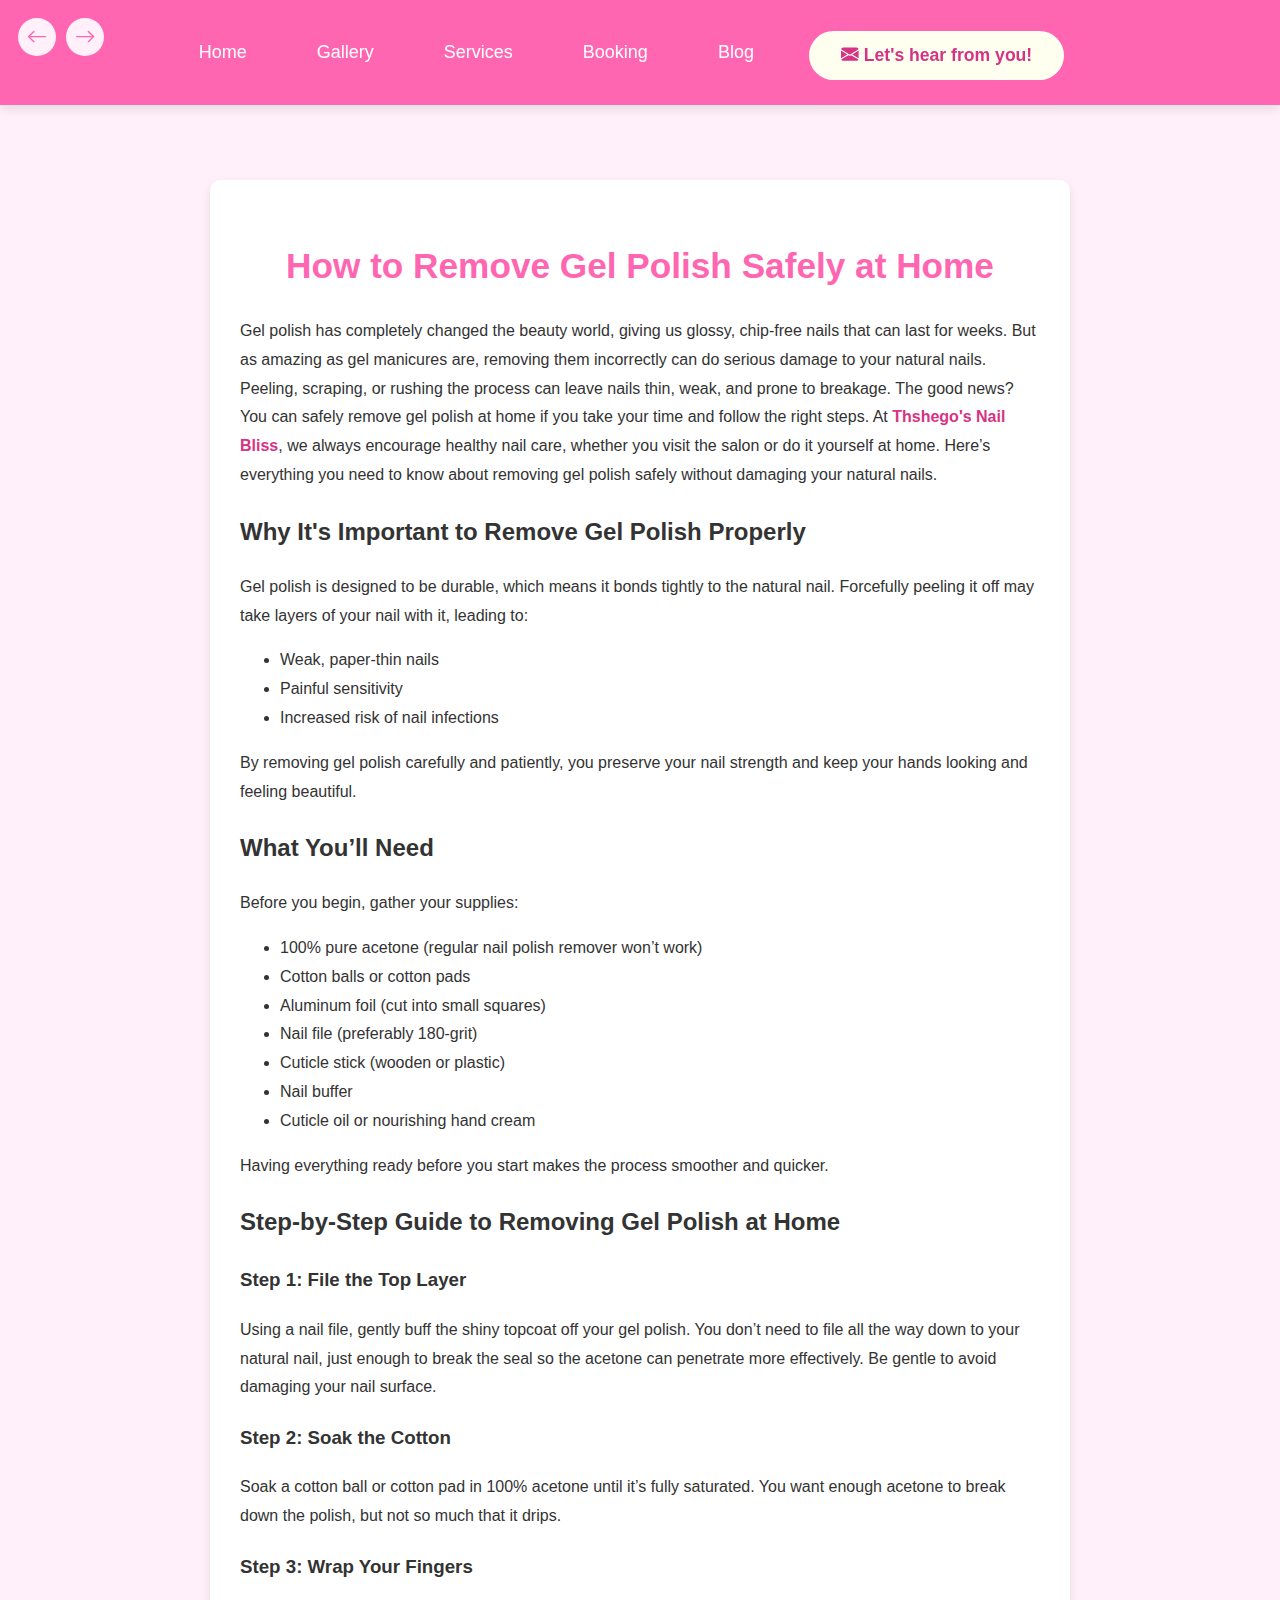
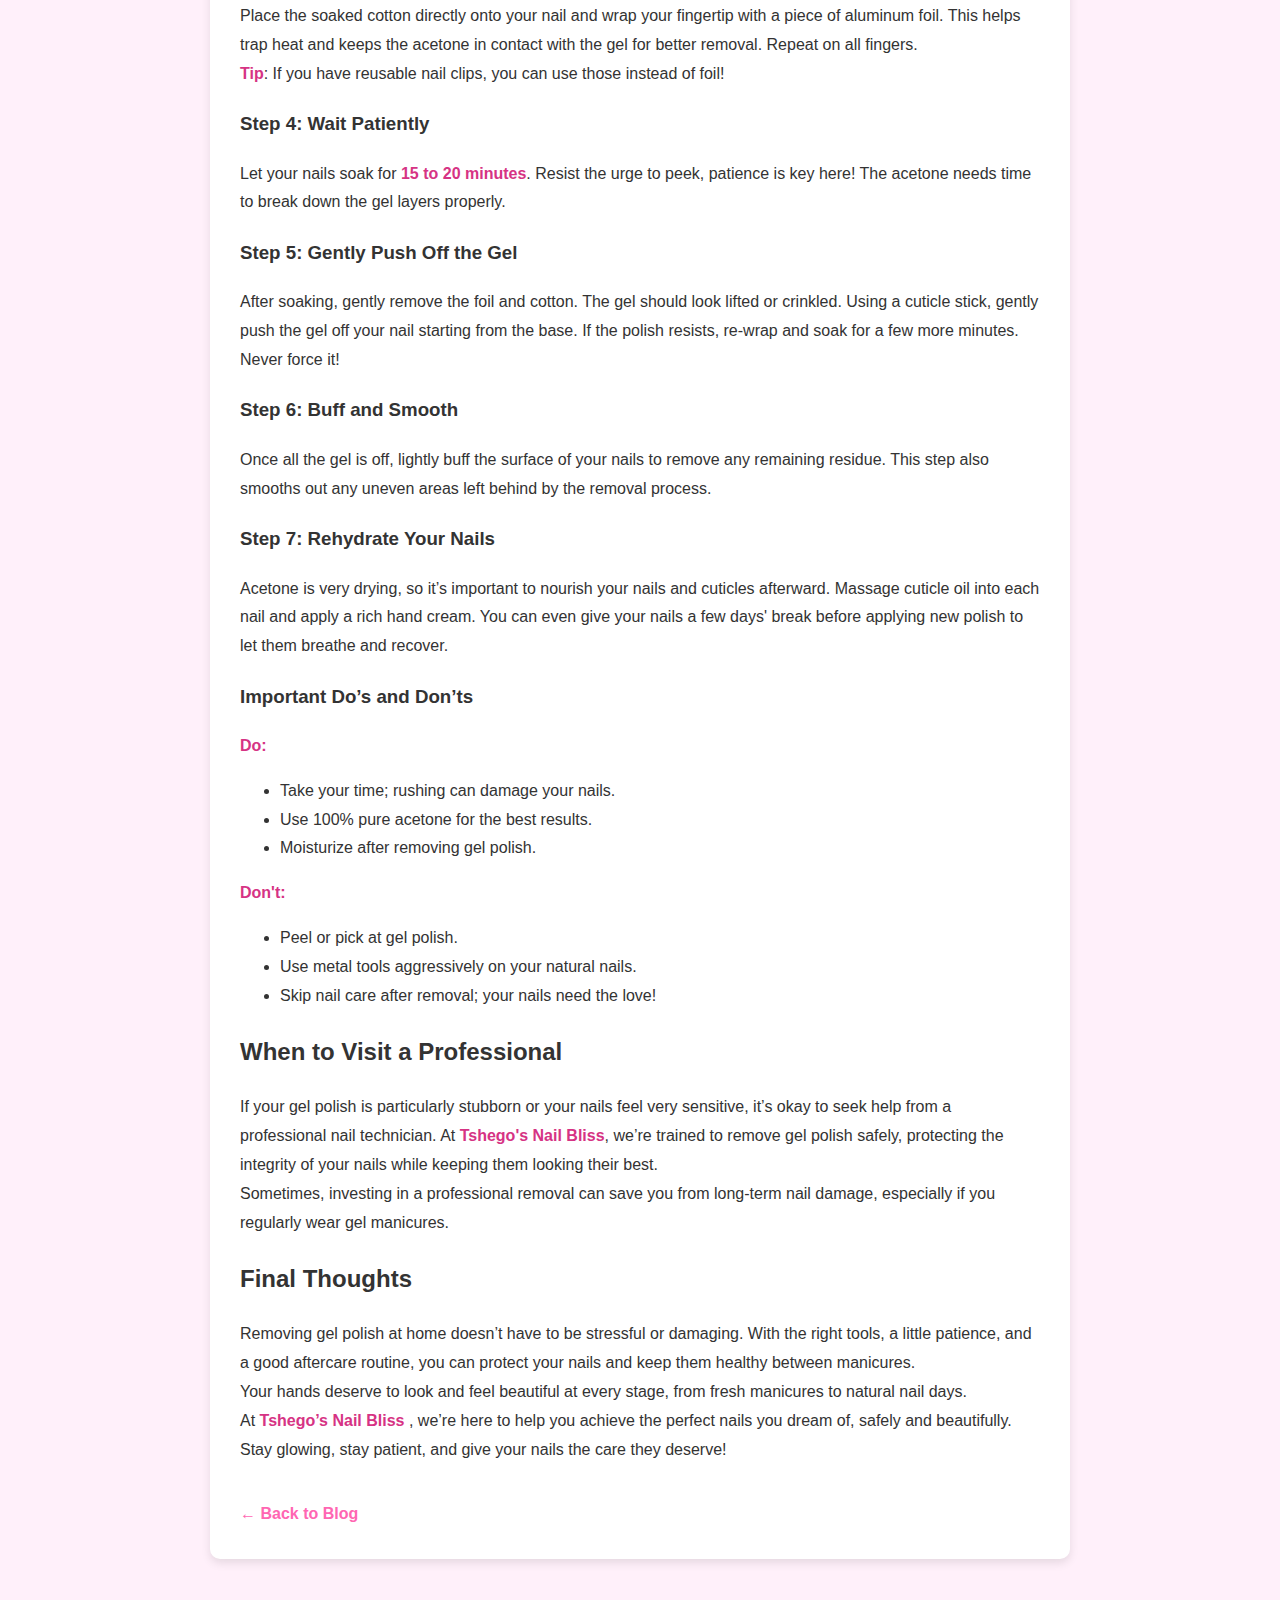
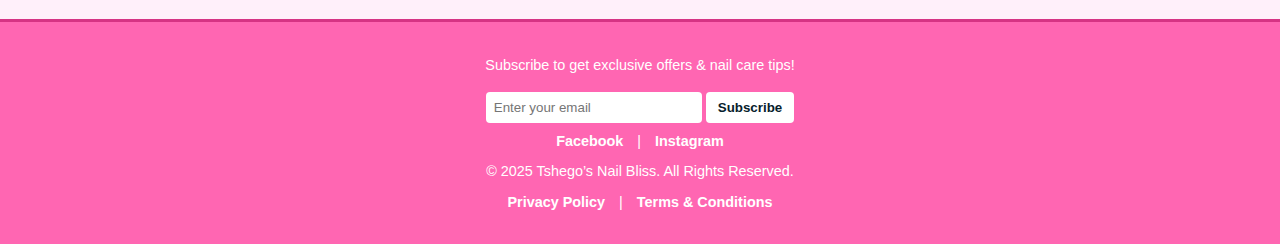
<file: blog-post8.html>
<!DOCTYPE html>
<html lang="en">
<head>
    <meta charset="UTF-8">
    <meta name="viewport" content="width=device-width, initial-scale=1.0">
    <title>How to Prevent Nail Breakage and Splitting</title>
    <link rel="stylesheet" href="blog-post.css">
    <link href="https://fonts.googleapis.com/css2?family=Cinzel+Decorative:wght@400;700&display=swap" rel="stylesheet">
    <link rel="stylesheet" href="https://cdn.jsdelivr.net/npm/bootstrap-icons@1.11.3/font/bootstrap-icons.min.css">
</head>

<body>
    <div class="nav-arrows">
    <button class="nav-btn" onclick="window.history.back()" title="Go Back">
      <i class="bi bi-arrow-left"></i>
    </button>
    <button class="nav-btn" onclick="window.history.forward()" title="Go Forward">
      <i class="bi bi-arrow-right"></i>
    </button>
  </div>
<header>
<nav class="navbar d-flex justify-content-between align-items-center px-3 py-2">
    <button class="navbar-toggle" id="navbar-toggle" aria-label="Toggle navigation">
        <i class="bi bi-list"></i>
    </button>
    <ul class="navbar-links d-flex flex-wrap gap-3 mb-0 list-unstyled" id="navbar-links">
        <li><a href="index.html">Home</a></li>
        <li><a href="gallery.html">Gallery</a></li>
        <li><a href="services.html">Services</a></li>
        <li><a href="booking.html">Booking</a></li>
        <li><a href="blog.html">Blog</a></li>
        <li>
            <a href="feedback.html" class="cta-btn-top-right">
                <i class="bi bi-envelope-fill me-2"></i>
                Let's hear from you!
            </a>
        </li>
    </ul>
</nav>
</header>
    
</body>
<main class="blog-post">
  <article>
    <h1>How to Remove Gel Polish Safely at Home</h1>
    <p>
        Gel polish has completely changed the beauty world, giving us glossy, chip-free nails that can last for weeks. 
        But as amazing as gel manicures are, removing them incorrectly can do serious damage to your natural nails. 
        Peeling, scraping, or rushing the process can leave nails thin, weak, and prone to breakage.

        The good news? You can safely remove gel polish at home if you take your time and follow the right steps. 
        At <strong>Thshego's Nail Bliss</strong>, we always encourage healthy nail care, whether you visit the salon or do it yourself at home. 
        Here’s everything you need to know about removing gel polish safely without damaging your natural nails.
    </p>

    <h2>Why It's Important to Remove Gel Polish Properly</h2>
      <p>Gel polish is designed to be durable, which means it bonds tightly to the natural nail. 
         Forcefully peeling it off may take layers of your nail with it, leading to:

        <ul>
            <li>Weak, paper-thin nails</li>
            <li>Painful sensitivity</li>
            <li>Increased risk of nail infections</li>
        </ul>

        By removing gel polish carefully and patiently, you preserve your nail strength and keep your hands looking and feeling beautiful.
      </p>

    <h2>What You’ll Need</h2>
    <p>
        Before you begin, gather your supplies:
        <ul>
            <li>100% pure acetone (regular nail polish remover won’t work)</li>
            <li>Cotton balls or cotton pads</li>
            <li>Aluminum foil (cut into small squares)</li>
            <li>Nail file (preferably 180-grit)</li>
            <li>Cuticle stick (wooden or plastic)</li>
            <li>Nail buffer</li>
            <li>Cuticle oil or nourishing hand cream</li>
        </ul>
        Having everything ready before you start makes the process smoother and quicker.
    </p>

    <h2>Step-by-Step Guide to Removing Gel Polish at Home</h2>
      <h3>Step 1: File the Top Layer</h3>
        <p>Using a nail file, gently buff the shiny topcoat off your gel polish. You don’t need to file all the way down to your natural nail, just enough to break the seal so the acetone can penetrate more effectively. Be gentle to avoid damaging your nail surface.</p>

      <h3>Step 2: Soak the Cotton</h3>
        <p>Soak a cotton ball or cotton pad in 100% acetone until it’s fully saturated. You want enough acetone to break down the polish, but not so much that it drips.</p>

      <h3>Step 3: Wrap Your Fingers</h3>
        <p>Place the soaked cotton directly onto your nail and wrap your fingertip with a piece of aluminum foil. This helps trap heat and keeps the acetone in contact with the gel for better removal. Repeat on all fingers.
           <br />
           <strong>Tip</strong>: If you have reusable nail clips, you can use those instead of foil!
        </p>
      
      <h3>Step 4: Wait Patiently</h3>
        <p>Let your nails soak for <strong>15 to 20 minutes</strong>. Resist the urge to peek, patience is key here! The acetone needs time to break down the gel layers properly.</p>
        
      <h3>Step 5: Gently Push Off the Gel</h3>
        <p>After soaking, gently remove the foil and cotton. The gel should look lifted or crinkled. Using a cuticle stick, gently push the gel off your nail starting from the base. If the polish resists, re-wrap and soak for a few more minutes.
          <br />
          Never force it!
        </p>

        <h3>Step 6: Buff and Smooth</h3>
          <p>Once all the gel is off, lightly buff the surface of your nails to remove any remaining residue. This step also smooths out any uneven areas left behind by the removal process.</p>

        <h3>Step 7: Rehydrate Your Nails</h3>
          <p>Acetone is very drying, so it’s important to nourish your nails and cuticles afterward. Massage cuticle oil into each nail and apply a rich hand cream. You can even give your nails a few days' break before applying new polish to let them breathe and recover.</p>
        
        <h3>Important Do’s and Don’ts</h3>
          <p>
            <strong>Do:</strong>
            <ul>
                <li>Take your time; rushing can damage your nails.</li>
                <li>Use 100% pure acetone for the best results.</li>
                <li>Moisturize after removing gel polish.</li>
            </ul>

            <strong>Don't:</strong>
            <ul>
                <li>Peel or pick at gel polish.</li>
                <li>Use metal tools aggressively on your natural nails.</li>
                <li>Skip nail care after removal; your nails need the love!</li>
            </ul>
          </p>

        <h2>When to Visit a Professional</h2>
          <p>If your gel polish is particularly stubborn or your nails feel very sensitive, it’s okay to seek help from a professional nail technician. At <strong>Tshego's Nail Bliss</strong>, we’re trained to remove gel polish safely, protecting the integrity of your nails while keeping them looking their best.
            <br />
            Sometimes, investing in a professional removal can save you from long-term nail damage, especially if you regularly wear gel manicures.
          </p>

        <h2>Final Thoughts</h2>
          <p>Removing gel polish at home doesn’t have to be stressful or damaging. With the right tools, a little patience, and a good aftercare routine, you can protect your nails and keep them healthy between manicures.
            <br />
            Your hands deserve to look and feel beautiful at every stage, from fresh manicures to natural nail days.
            <br />
            At <strong>Tshego’s Nail Bliss</strong> , we’re here to help you achieve the perfect nails you dream of, safely and beautifully.
            Stay glowing, stay patient, and give your nails the care they deserve!
          </p>
    
  </article>

  <a href="blog.html" class="read-more">← Back to Blog</a>
</main>

    <footer>
      <div class="newsletter">
          <p>Subscribe to get exclusive offers & nail care tips!</p>
          <form action="#" method="post">
              <input type="email" placeholder="Enter your email" required>
              <button type="submit">Subscribe</button>
          </form>
          <div class="social-media">
            <a href="https://www.facebook.com/profile.php?id=100072119332161" target="_blank">Facebook</a> |
            <a href="https://www.instagram.com/his_prettiest_pumpkin/" target="_blank">Instagram</a> 
        </div>
      </div>
      <div class="footer-legal">
          <p>© 2025 Tshego’s Nail Bliss. All Rights Reserved.</p>
      </div>
      <div class="privacy-terms">
          <p>
            <a href="privacy-policy.html">Privacy Policy</a> | 
            <a href="terms.html">Terms & Conditions</a>
          </p>
      </div>
    </footer>


</body>
</html>
</file>
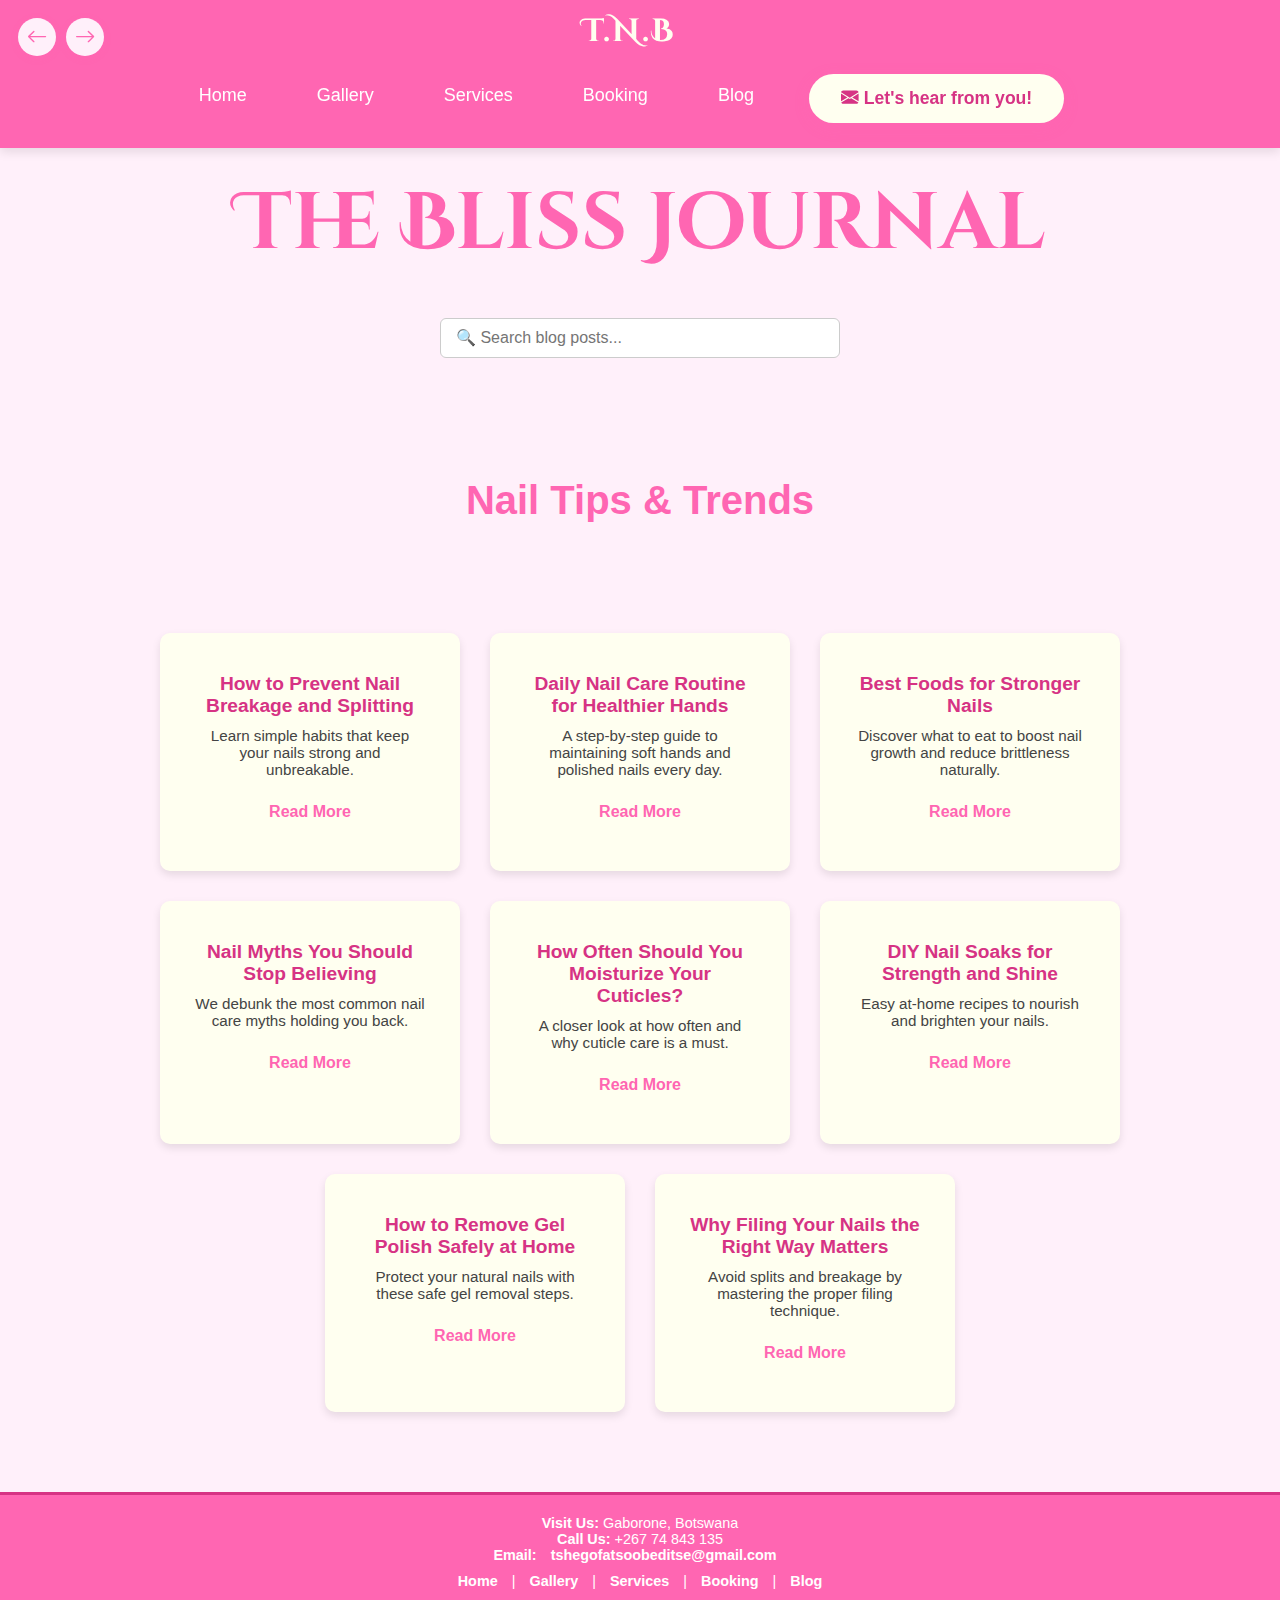
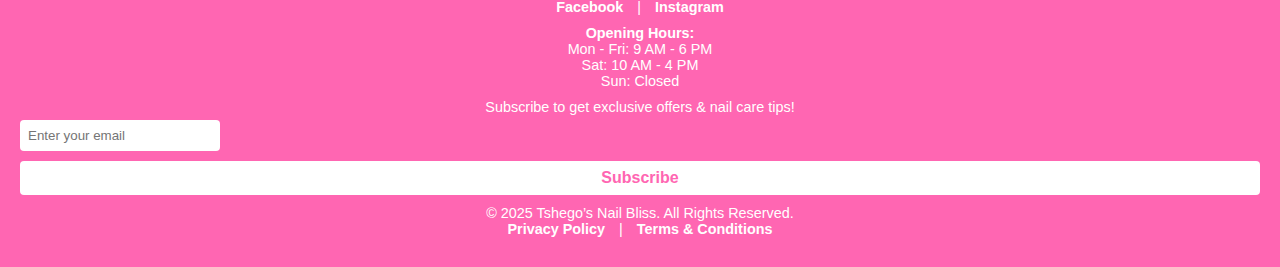
<file: blog.html>
<!DOCTYPE html>
<html lang="en">
<head>
    <meta charset="UTF-8">
    <meta name="viewport" content="width=device-width, initial-scale=1.0">
    <title>The Blissful Journal</title>
    <link rel="stylesheet" href="style.css">
    <link href="https://fonts.googleapis.com/css2?family=Cinzel+Decorative:wght@400;700&display=swap" rel="stylesheet">
    <link rel="stylesheet" href="https://cdn.jsdelivr.net/npm/bootstrap-icons@1.11.3/font/bootstrap-icons.min.css">
</head>
<body>
    
    <div class="nav-arrows">
      <button class="nav-btn" onclick="window.history.back()" title="Go Back">
        <i class="bi bi-arrow-left"></i>
      </button>
      <button class="nav-btn" onclick="window.history.forward()" title="Go Forward">
        <i class="bi bi-arrow-right"></i>
      </button>
    </div>

<header>
<nav class="navbar">
            <a href="index.html" class="navbar-logo">
            T.N.B
        </a>
    <button class="navbar-toggle" id="navbar-toggle" aria-label="Toggle navigation">
        <i class="bi bi-list"></i>
    </button>
    <ul class="navbar-links d-flex flex-wrap gap-3 mb-0 list-unstyled" id="navbar-links">
        <li><a href="index.html">Home</a></li>
        <li><a href="gallery.html">Gallery</a></li>
        <li><a href="services.html">Services</a></li>
        <li><a href="booking.html">Booking</a></li>
        <li><a href="blog.html">Blog</a></li>
        <li>
            <a href="feedback.html" class="cta-btn-top-right">
                <i class="bi bi-envelope-fill me-2"></i>
                Let's hear from you!
            </a>
        </li>
    </ul>
</nav>
</header>

    <h1 class="home-header">The Bliss Journal</h1>

<section class="blog-search">
    <input type="text" id="blogSearchInput" placeholder="🔍 Search blog posts...">
  </section>
  

 <!-- Blog Header 1 -->
<section class="blog-header">
  <h1>Nail Tips & Trends</h1>

</section>

<!-- Blog Posts -->
<section class="blog-posts">

  <!-- Blog Post 1 -->
    <div class="blog-card">
      <div class="blog-content">
        <h2 class="blog-title">How to Prevent Nail Breakage and Splitting</h2>
        <p>Learn simple habits that keep your nails strong and unbreakable.</p>
        <a href="blog-post1.html" class="read-more">Read More</a>
      </div>
    </div>

    <!-- Blog Post 2 -->
    <div class="blog-card">
      <div class="blog-content">
        <h2 class="blog-title">Daily Nail Care Routine for Healthier Hands</h2>
        <p>A step-by-step guide to maintaining soft hands and polished nails every day.</p>
        <a href="blog-post2.html" class="read-more">Read More</a>
      </div>
    </div>

    <!-- Blog Post 3 -->
    <div class="blog-card">
      <div class="blog-content">
        <h2 class="blog-title">Best Foods for Stronger Nails</h2>
        <p>Discover what to eat to boost nail growth and reduce brittleness naturally.</p>
        <a href="blog-post3.html" class="read-more">Read More</a>
      </div>
    </div>

    <!-- Blog Post 4 -->
    <div class="blog-card">
        <div class="blog-content">
          <h2 class="blog-title">Nail Myths You Should Stop Believing</h2>
          <p>We debunk the most common nail care myths holding you back.</p>
          <a href="blog-post4.html" class="read-more">Read More</a>
        </div>
      </div>

    <!-- Blog Post 5 -->
    <div class="blog-card">
        <div class="blog-content">
          <h2 class="blog-title">How Often Should You Moisturize Your Cuticles?</h2>
          <p>A closer look at how often and why cuticle care is a must.</p>
          <a href="blog-post5.html" class="read-more">Read More</a>
        </div>
      </div>

    <!-- Blog Post 6 -->
    <div class="blog-card">
        <div class="blog-content">
          <h2 class="blog-title">DIY Nail Soaks for Strength and Shine</h2>
          <p>Easy at-home recipes to nourish and brighten your nails.

          </p>
          <a href="blog-post6.html" class="read-more">Read More</a>
        </div>
      </div>
      
    <!-- Blog Post 7 -->
    <div class="blog-card">
        <div class="blog-content">
          <h2 class="blog-title">How to Remove Gel Polish Safely at Home</h2>
          <p>Protect your natural nails with these safe gel removal steps.</p>
          <a href="blog-post7.html" class="read-more">Read More</a>
        </div>
      </div> 
      
    <!-- Blog Post 8 -->
    <div class="blog-card">
        <div class="blog-content">
          <h2 class="blog-title">Why Filing Your Nails the Right Way Matters</h2>
          <p>Avoid splits and breakage by mastering the proper filing technique.</p>
          <a href="blog-post8.html" class="read-more">Read More</a>
        </div>
      </div>
  </section>


 <footer>
        <div class="footer-contact">
            <p><strong>Visit Us:</strong> Gaborone, Botswana</p>
            <p><strong>Call Us:</strong> +267 74 843 135</p>
            <p><strong>Email:</strong> <strong><a id="email" href="mailto:tshegofatsoobeditse@gmail.com">tshegofatsoobeditse@gmail.com</a></strong></p>
        </div>
    
        <div class="footer-links">
            <a href="index.html">Home</a> |
            <a href="gallery.html">Gallery</a> |
            <a href="services.html">Services</a> |
            <a href="booking.html">Booking</a> |
            <a href="blog.html">Blog</a> 
        </div>

        <div class="social-media">
            <a href="https://www.facebook.com/profile.php?id=100072119332161" target="_blank">Facebook</a> |
            <a href="https://www.instagram.com/his_prettiest_pumpkin/" target="_blank">Instagram</a> 
        </div>
    
        <div class="business-hours">
            <p><strong>Opening Hours:</strong></p>
            <p>Mon - Fri: 9 AM - 6 PM</p>
            <p>Sat: 10 AM - 4 PM</p>
            <p>Sun: Closed</p>
        </div>
    
        <div class="newsletter">
            <p>Subscribe to get exclusive offers & nail care tips!</p>
            <form action="#" method="post">
                <input type="email" placeholder="Enter your email" required>
                <button type="submit">Subscribe</button>
            </form>
        </div>
    
        <div class="footer-legal">
            <p>© 2025 Tshego’s Nail Bliss. All Rights Reserved.</p>
            <p><a href="privacy-policy.html">Privacy Policy</a> | <a href="terms.html">Terms & Conditions</a></p>
        </div>
    </footer>

  <script src="script.js"></script>
</body>
</html>
</file>
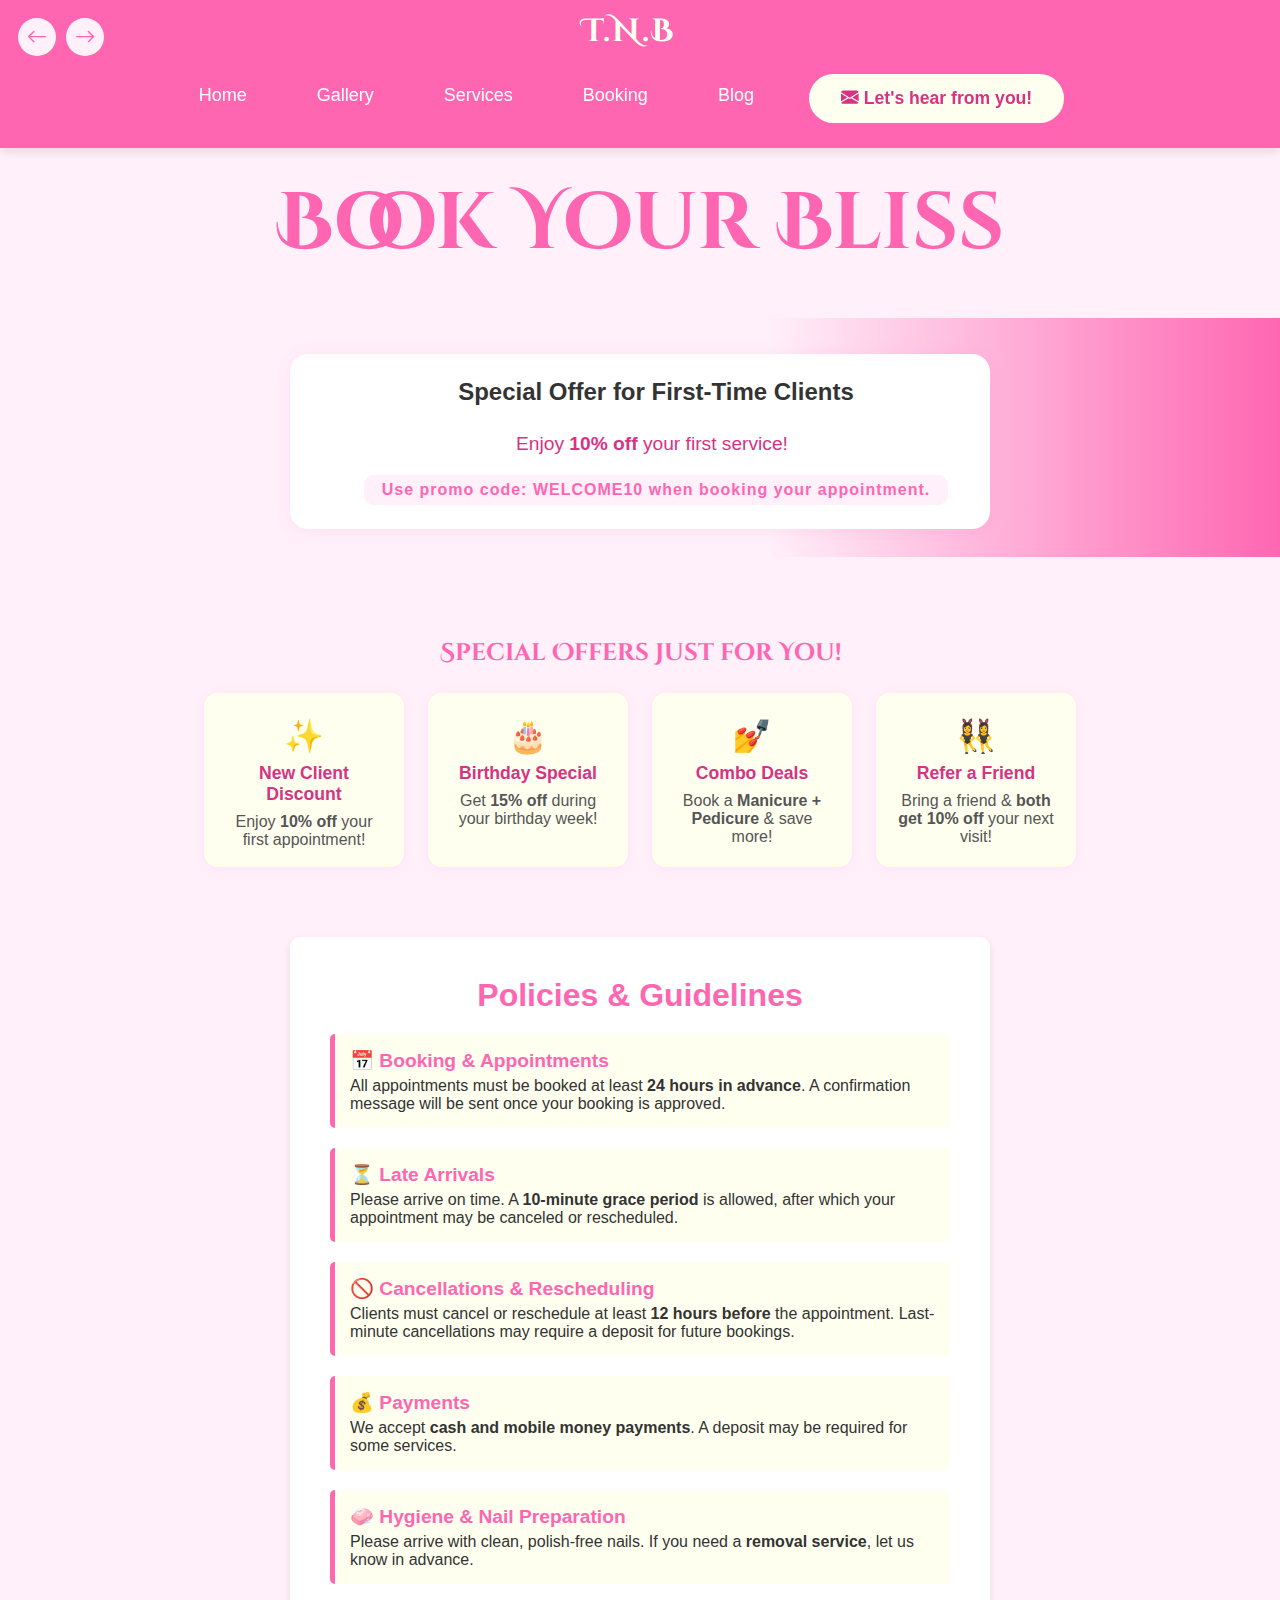
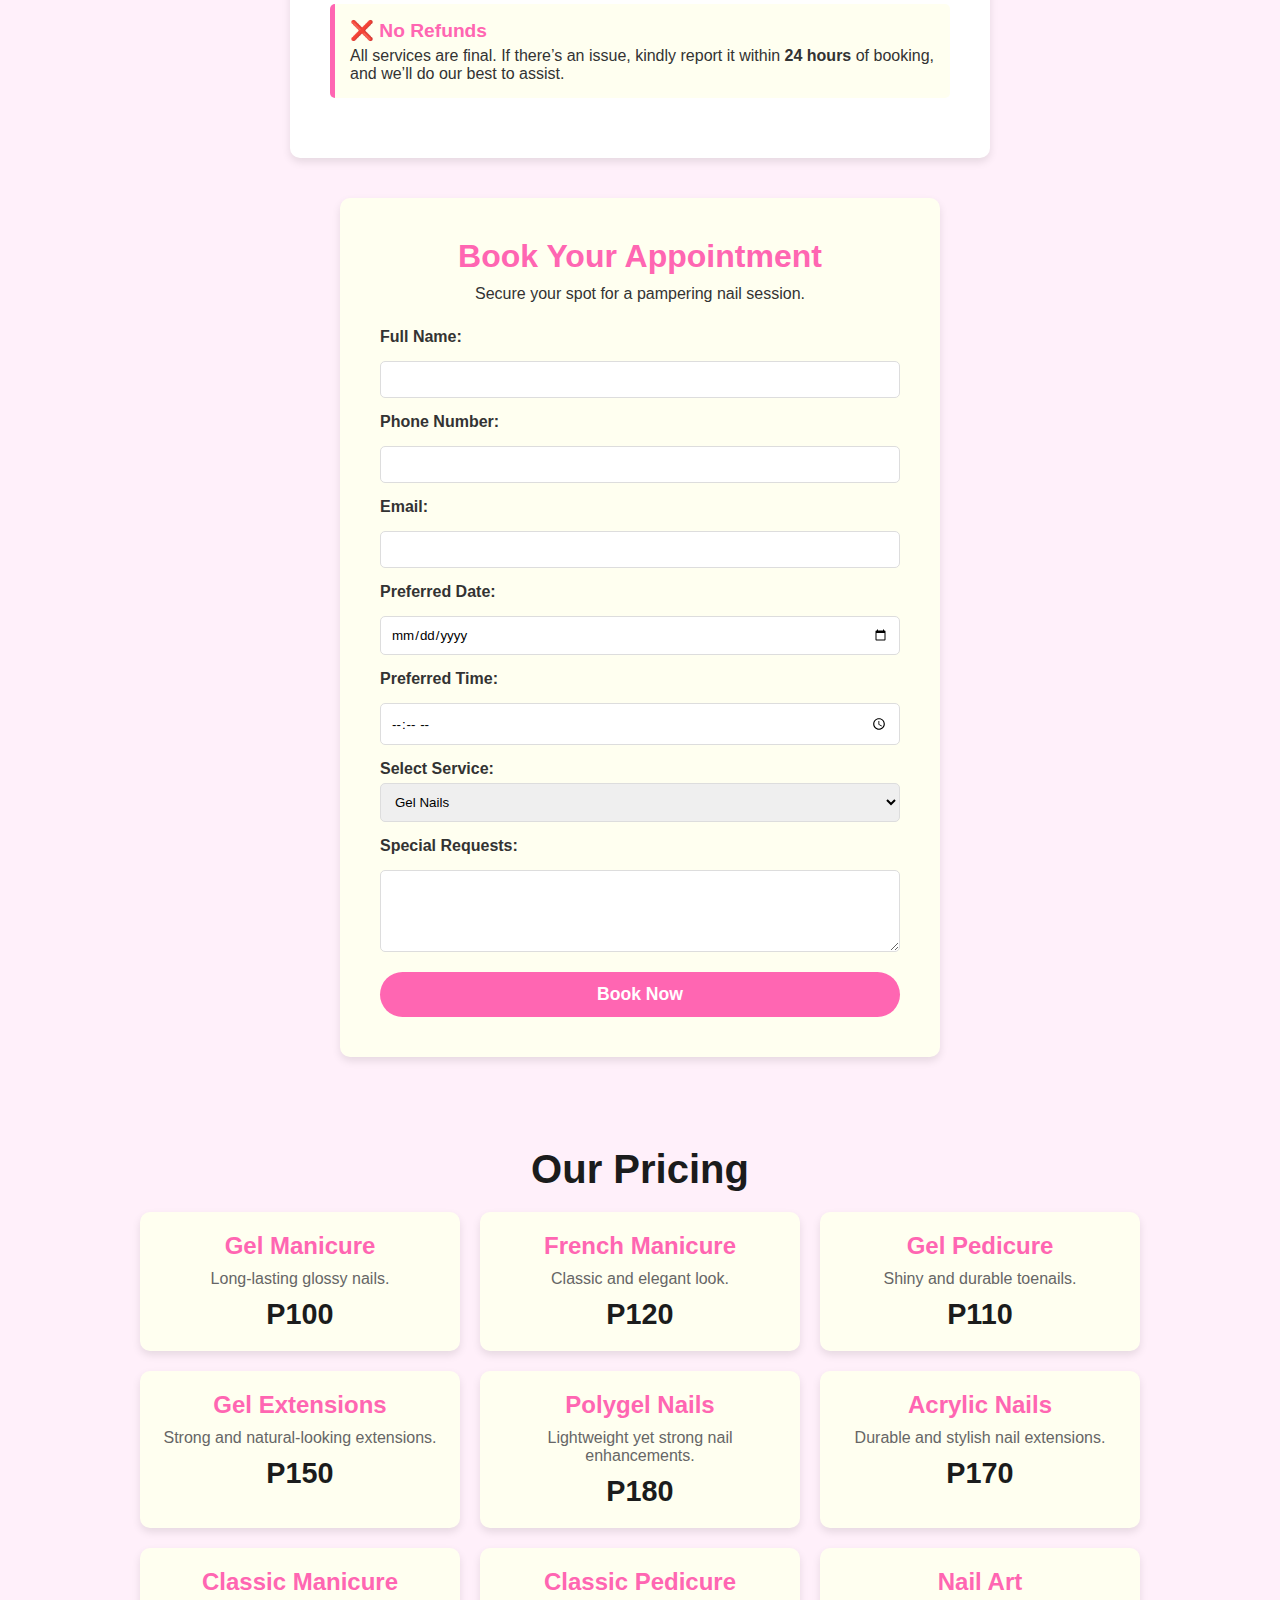
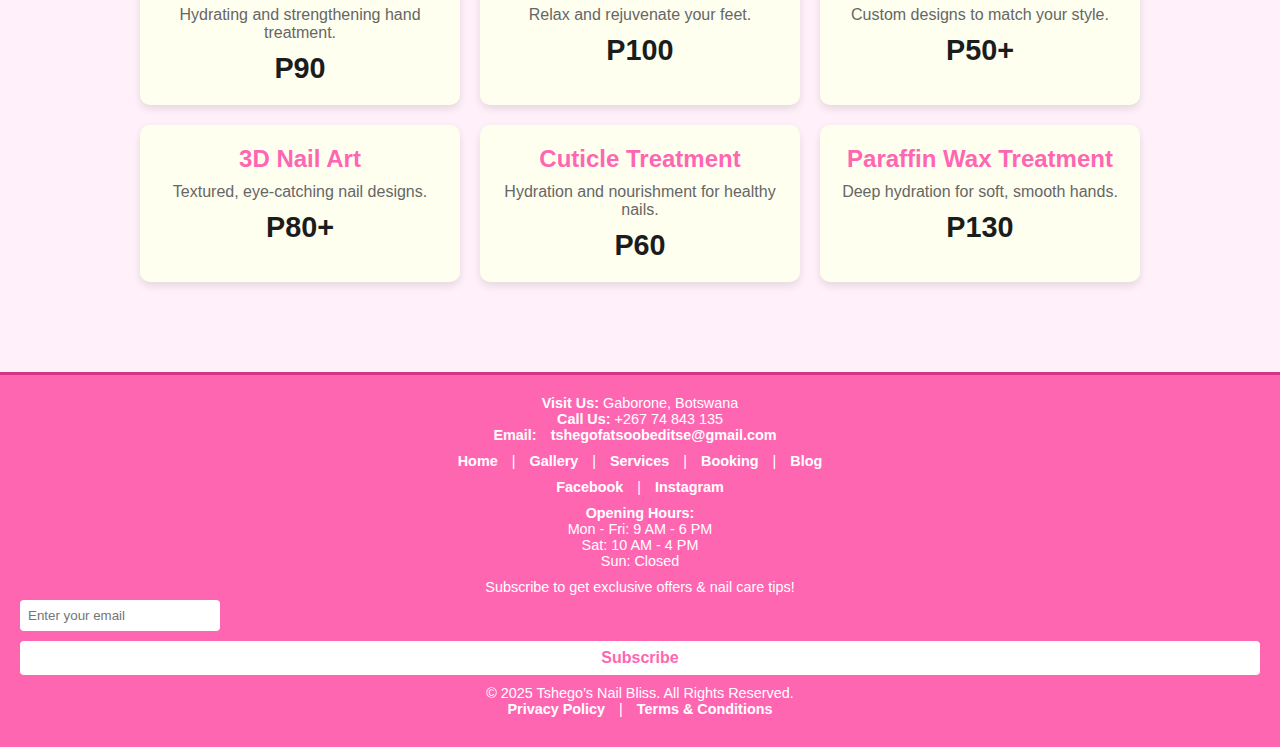
<file: booking.html>
<!DOCTYPE html>
<html lang="en">
<head>
    <meta charset="UTF-8">
    <meta name="viewport" content="width=device-width, initial-scale=1.0">
    <title>Book Your Appointment</title>
    <link rel="stylesheet" href="style.css">
    <link href="https://fonts.googleapis.com/css2?family=Cinzel+Decorative:wght@400;700&display=swap" rel="stylesheet">
    <link rel="stylesheet" href="https://cdn.jsdelivr.net/npm/bootstrap-icons@1.11.3/font/bootstrap-icons.min.css">
</head>
<body>
    
    <div class="nav-arrows">
      <button class="nav-btn" onclick="window.history.back()" title="Go Back">
        <i class="bi bi-arrow-left"></i>
      </button>
      <button class="nav-btn" onclick="window.history.forward()" title="Go Forward">
        <i class="bi bi-arrow-right"></i>
      </button>
    </div>

<header>
<nav class="navbar">
            <a href="index.html" class="navbar-logo">
            T.N.B
        </a>
    <button class="navbar-toggle" id="navbar-toggle" aria-label="Toggle navigation">
        <i class="bi bi-list"></i>
    </button>
    <ul class="navbar-links d-flex flex-wrap gap-3 mb-0 list-unstyled" id="navbar-links">
        <li><a href="index.html">Home</a></li>
        <li><a href="gallery.html">Gallery</a></li>
        <li><a href="services.html">Services</a></li>
        <li><a href="booking.html">Booking</a></li>
        <li><a href="blog.html">Blog</a></li>
        <li>
            <a href="feedback.html" class="cta-btn-top-right">
                <i class="bi bi-envelope-fill me-2"></i>
                Let's hear from you!
            </a>
        </li>
    </ul>
</nav>
</header>

    <h1 class="home-header">Book Your Bliss</h1>


    <!-- NEW COMER SPECIAL OFFER -->
<section class="new-comer-special-offers">
    <div class="special-offer-banner">
        <span class="offer-icon"></span>
        <div>
            <h2>Special Offer for First-Time Clients</h2>
            <p class="offer-highlight">Enjoy <strong>10% off</strong> your first service! <span class="offer-icon"></span></p>
            <p class="promo-code">Use promo code: <strong>WELCOME10</strong> when booking your appointment.</p>
        </div>
    </div>
</section>

    <!-- SPECIAL OFFERS -->
<section class="special-offers-1">
    <h2>Special Offers Just for You!</h2>
    <div class="offers-container">
        <div class="offer">
            <span class="offer-emoji">✨</span>
            <h3>New Client Discount</h3>
            <p>Enjoy <strong>10% off</strong> your first appointment!</p>
        </div>
        <div class="offer">
            <span class="offer-emoji">🎂</span>
            <h3>Birthday Special</h3>
            <p>Get <strong>15% off</strong> during your birthday week!</p>
        </div>
        <div class="offer">
            <span class="offer-emoji">💅</span>
            <h3>Combo Deals</h3>
            <p>Book a <strong>Manicure + Pedicure</strong> & save more!</p>
        </div>
        <div class="offer">
            <span class="offer-emoji">👯‍♀️</span>
            <h3>Refer a Friend</h3>
            <p>Bring a friend & <strong>both get 10% off</strong> your next visit!</p>
        </div>
    </div>
</section>

    <!-- POLICIES -->
    <section class="policies">
        <h2>Policies & Guidelines</h2>
        <div class="policy">
            <h3>📅 Booking & Appointments</h3>
            <p>All appointments must be booked at least <strong>24 hours in advance</strong>. A confirmation message will be sent once your booking is approved.</p>
        </div>
        <div class="policy">
            <h3>⏳ Late Arrivals</h3>
            <p>Please arrive on time. A <strong>10-minute grace period</strong> is allowed, after which your appointment may be canceled or rescheduled.</p>
        </div>
        <div class="policy">
            <h3>🚫 Cancellations & Rescheduling</h3>
            <p>Clients must cancel or reschedule at least <strong>12 hours before</strong> the appointment. Last-minute cancellations may require a deposit for future bookings.</p>
        </div>
        <div class="policy">
            <h3>💰 Payments</h3>
            <p>We accept <strong>cash and mobile money payments</strong>. A deposit may be required for some services.</p>
        </div>
        <div class="policy">
            <h3>🧼 Hygiene & Nail Preparation</h3>
            <p>Please arrive with clean, polish-free nails. If you need a <strong>removal service</strong>, let us know in advance.</p>
        </div>
        <div class="policy">
            <h3>❌ No Refunds</h3>
            <p>All services are final. If there’s an issue, kindly report it within <strong>24 hours</strong> of booking, and we’ll do our best to assist.</p>
        </div>
    </section>

    <!-- BOOKING FORM -->
    <section class="booking">
        <h2>Book Your Appointment</h2>
        <p>Secure your spot for a pampering nail session.</p>
        <form id="booking-form" action="https://formspree.io/f/xvgajgwr" method="POST">
            <label for="name">Full Name:</label>
            <input type="text" id="name" name="name" required>

            <label for="phone">Phone Number:</label>
            <input type="tel" id="phone" name="phone" required>

            <label for="email">Email:</label>
            <input type="email" id="email" name="email" required>

            <label for="date">Preferred Date:</label>
            <input type="date" id="date" name="date" required>

            <label for="time">Preferred Time:</label>
            <input type="time" id="time" name="time" required>

            <label for="service">Select Service:</label>
            <select id="service" name="service" required>
                <option value="gel-nails">Gel Nails</option>
                <option value="acrylic-nails">Acrylic Nails</option>
                <option value="manicure">Manicure</option>
                <option value="pedicure">Pedicure</option>
                <option value="gel-manicure">Gel Manicure</option>
                <option value="french-manicure">French Manicure</option>
                <option value="gel-pedicure">Gel Pedicure</option>
                <option value="gel-extensions">Gel Extensions</option>
                <option value="polygel-nails">Polygel Nails</option>
                <option value="nail-art">Nail Art</option>
                <option value="3d-nail-art">3D Nail Art</option>
                <option value="cuticle-treatment">Cuticle Treatment</option>
            </select>

            <label for="message">Special Requests:</label>
            <textarea id="message" name="message" rows="4"></textarea>

            <button type="submit" class="btn">Book Now</button>
        </form>
          <div id="success-message" class="hidden">
           <p>✅ Your appointment has been successfully booked!</p>
</div>
    </section>

    <!-- PRICING TABLE -->
    <section class="pricing">
        <h2>Our Pricing</h2>
        <div class="pricing-table">
            <div class="pricing-item">
                <h3>Gel Manicure</h3>
                <p>Long-lasting glossy nails.</p>
                <span class="price">P100</span>
            </div>
            <div class="pricing-item">
                <h3>French Manicure</h3>
                <p>Classic and elegant look.</p>
                <span class="price">P120</span>
            </div>
            <div class="pricing-item">
                <h3>Gel Pedicure</h3>
                <p>Shiny and durable toenails.</p>
                <span class="price">P110</span>
            </div>
            <div class="pricing-item">
                <h3>Gel Extensions</h3>
                <p>Strong and natural-looking extensions.</p>
                <span class="price">P150</span>
            </div>
            <div class="pricing-item">
                <h3>Polygel Nails</h3>
                <p>Lightweight yet strong nail enhancements.</p>
                <span class="price">P180</span>
            </div>
            <div class="pricing-item">
                <h3>Acrylic Nails</h3>
                <p>Durable and stylish nail extensions.</p>
                <span class="price">P170</span>
            </div>
            <div class="pricing-item">
                <h3>Classic Manicure</h3>
                <p>Hydrating and strengthening hand treatment.</p>
                <span class="price">P90</span>
            </div>
            <div class="pricing-item">
                <h3>Classic Pedicure</h3>
                <p>Relax and rejuvenate your feet.</p>
                <span class="price">P100</span>
            </div>
            <div class="pricing-item">
                <h3>Nail Art</h3>
                <p>Custom designs to match your style.</p>
                <span class="price">P50+</span>
            </div>
            <div class="pricing-item">
                <h3>3D Nail Art</h3>
                <p>Textured, eye-catching nail designs.</p>
                <span class="price">P80+</span>
            </div>
            <div class="pricing-item">
                <h3>Cuticle Treatment</h3>
                <p>Hydration and nourishment for healthy nails.</p>
                <span class="price">P60</span>
            </div>
            <div class="pricing-item">
                <h3>Paraffin Wax Treatment</h3>
                <p>Deep hydration for soft, smooth hands.</p>
                <span class="price">P130</span>
            </div>
        </div>
    </section>

    <footer>
        <div class="footer-contact">
            <p><strong>Visit Us:</strong> Gaborone, Botswana</p>
            <p><strong>Call Us:</strong> +267 74 843 135</p>
            <p><strong>Email:</strong> <strong><a id="email" href="mailto:tshegofatsoobeditse@gmail.com">tshegofatsoobeditse@gmail.com</a></strong></p>
        </div>
        <div class="footer-links">
            <a href="index.html">Home</a> |
            <a href="gallery.html">Gallery</a> |
            <a href="services.html">Services</a> |
            <a href="booking.html">Booking</a> |
            <a href="blog.html">Blog</a>
        </div>
        <div class="social-media">
            <a href="https://www.facebook.com/profile.php?id=100072119332161" target="_blank">Facebook</a> |
            <a href="https://www.instagram.com/his_prettiest_pumpkin/" target="_blank">Instagram</a>
        </div>
        <div class="business-hours">
            <p><strong>Opening Hours:</strong></p>
            <p>Mon - Fri: 9 AM - 6 PM</p>
            <p>Sat: 10 AM - 4 PM</p>
            <p>Sun: Closed</p>
        </div>
        <div class="newsletter">
            <p>Subscribe to get exclusive offers & nail care tips!</p>
            <form action="#" method="post">
                <input type="email" placeholder="Enter your email" required>
                <button type="submit">Subscribe</button>
            </form>
        </div>
        <div class="footer-legal">
            <p>© 2025 Tshego’s Nail Bliss. All Rights Reserved.</p>
            <p><a href="privacy-policy.html">Privacy Policy</a> | <a href="terms.html">Terms & Conditions</a></p>
        </div>
    </footer>

    <script src="script.js"></script> 
</body>
</html>
</file>
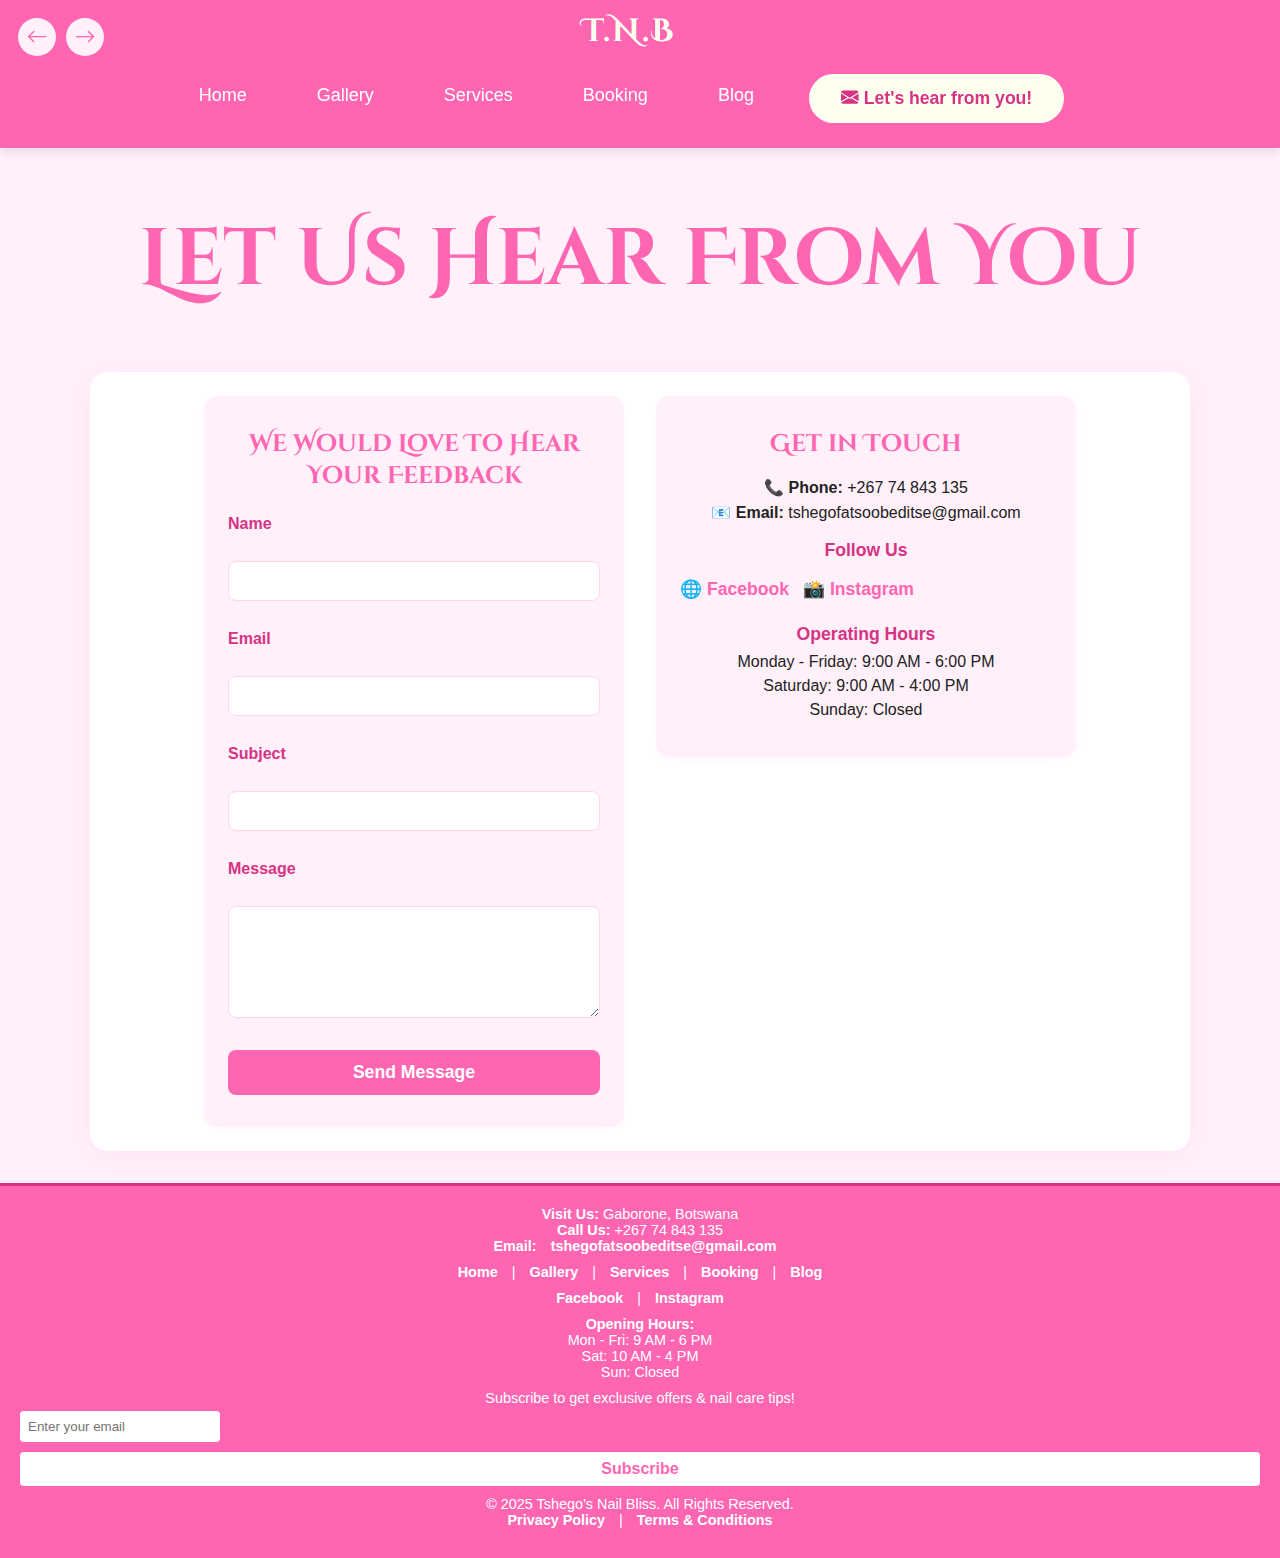
<file: feedback.html>
<!DOCTYPE html>
<html lang="en">
<head>
    <meta charset="UTF-8">
    <meta name="viewport" content="width=device-width, initial-scale=1.0">
    <title>Contact Us</title>
    <link rel="stylesheet" href="style.css">
    <link href="https://fonts.googleapis.com/css2?family=Cinzel+Decorative:wght@400;700&display=swap" rel="stylesheet">
    <link rel="stylesheet" href="https://cdn.jsdelivr.net/npm/bootstrap-icons@1.11.3/font/bootstrap-icons.min.css">
</head>
<body>
    
    <div class="nav-arrows">
      <button class="nav-btn" onclick="window.history.back()" title="Go Back">
        <i class="bi bi-arrow-left"></i>
      </button>
      <button class="nav-btn" onclick="window.history.forward()" title="Go Forward">
        <i class="bi bi-arrow-right"></i>
      </button>
    </div>

<header>
<nav class="navbar">
            <a href="index.html" class="navbar-logo">
            T.N.B
        </a>
    <button class="navbar-toggle" id="navbar-toggle" aria-label="Toggle navigation">
        <i class="bi bi-list"></i>
    </button>
    <ul class="navbar-links d-flex flex-wrap gap-3 mb-0 list-unstyled" id="navbar-links">
        <li><a href="index.html">Home</a></li>
        <li><a href="gallery.html">Gallery</a></li>
        <li><a href="services.html">Services</a></li>
        <li><a href="booking.html">Booking</a></li>
        <li><a href="blog.html">Blog</a></li>
        <li>
            <a href="contact.html" class="cta-btn-top-right">
                <i class="bi bi-envelope-fill me-2"></i>
                Let's hear from you!
            </a>
        </li>
    </ul>
</nav>
</header>
    <br /><br />

    <h1 class="home-header">Let Us Hear From You</h1>
    <br />

    <section class="contact-container">
        <div class="contact-form">
            <h2>We Would Love To Hear Your Feedback</h2>
            <form id="contactForm">
                <label for="name">Name</label>
                <input type="text" id="name" name="name" required>
    
                <label for="email">Email</label>
                <input type="email" id="email" name="email" required>
    
                <label for="subject">Subject</label>
                <input type="text" id="subject" name="subject" required>
    
                <label for="message">Message</label>
                <textarea id="message" name="message" rows="5" required></textarea>
    
                <button type="submit">Send Message</button>
            </form>
        </div>
    
        <div class="contact-info">
            <h2>Get in Touch</h2>
            <p><strong>📞 Phone:</strong> +267 74 843 135</p>
            <p><strong>📧 Email:</strong> <a href="mailto:tshegofatsoobeditse@gmail.com">tshegofatsoobeditse@gmail.com</a></p>
    
            <h3>Follow Us</h3>
            <div class="social-icons">
                <a href="#" target="_blank">🌐 Facebook</a>
                <a href="#" target="_blank">📸 Instagram</a>
            </div>
    
            <h3>Operating Hours</h3>
            <p>Monday - Friday: 9:00 AM - 6:00 PM</p>
            <p>Saturday: 9:00 AM - 4:00 PM</p>
            <p>Sunday: Closed</p>
        </div>
    </section>    

 <footer>
        <div class="footer-contact">
            <p><strong>Visit Us:</strong> Gaborone, Botswana</p>
            <p><strong>Call Us:</strong> +267 74 843 135</p>
            <p><strong>Email:</strong> <a id="email" href="mailto:tshegofatsoobeditse@gmail.com">tshegofatsoobeditse@gmail.com</a></p>
        </div>
        <div class="footer-links">
            <a href="index.html">Home</a> |
            <a href="gallery.html">Gallery</a> |
            <a href="services.html">Services</a> |
            <a href="booking.html">Booking</a> |
            <a href="blog.html">Blog</a>
        </div>
        <div class="social-media">
            <a href="https://www.facebook.com/profile.php?id=100072119332161" target="_blank">Facebook</a> |
            <a href="https://www.instagram.com/his_prettiest_pumpkin/" target="_blank">Instagram</a>
        </div>
        <div class="business-hours">
            <p><strong>Opening Hours:</strong></p>
            <p>Mon - Fri: 9 AM - 6 PM</p>
            <p>Sat: 10 AM - 4 PM</p>
            <p>Sun: Closed</p>
        </div>
        <div class="newsletter">
            <p>Subscribe to get exclusive offers & nail care tips!</p>
            <form action="#" method="post">
                <input type="email" placeholder="Enter your email" required>
                <button type="submit">Subscribe</button>
            </form>
        </div>
        <div class="footer-legal">
            <p>© 2025 Tshego’s Nail Bliss. All Rights Reserved.</p>
            <p><a href="privacy-policy.html">Privacy Policy</a> | <a href="terms.html">Terms & Conditions</a></p>
        </div>
    </footer>

      <script src="script.js"></script>
</body>
</html>
</file>
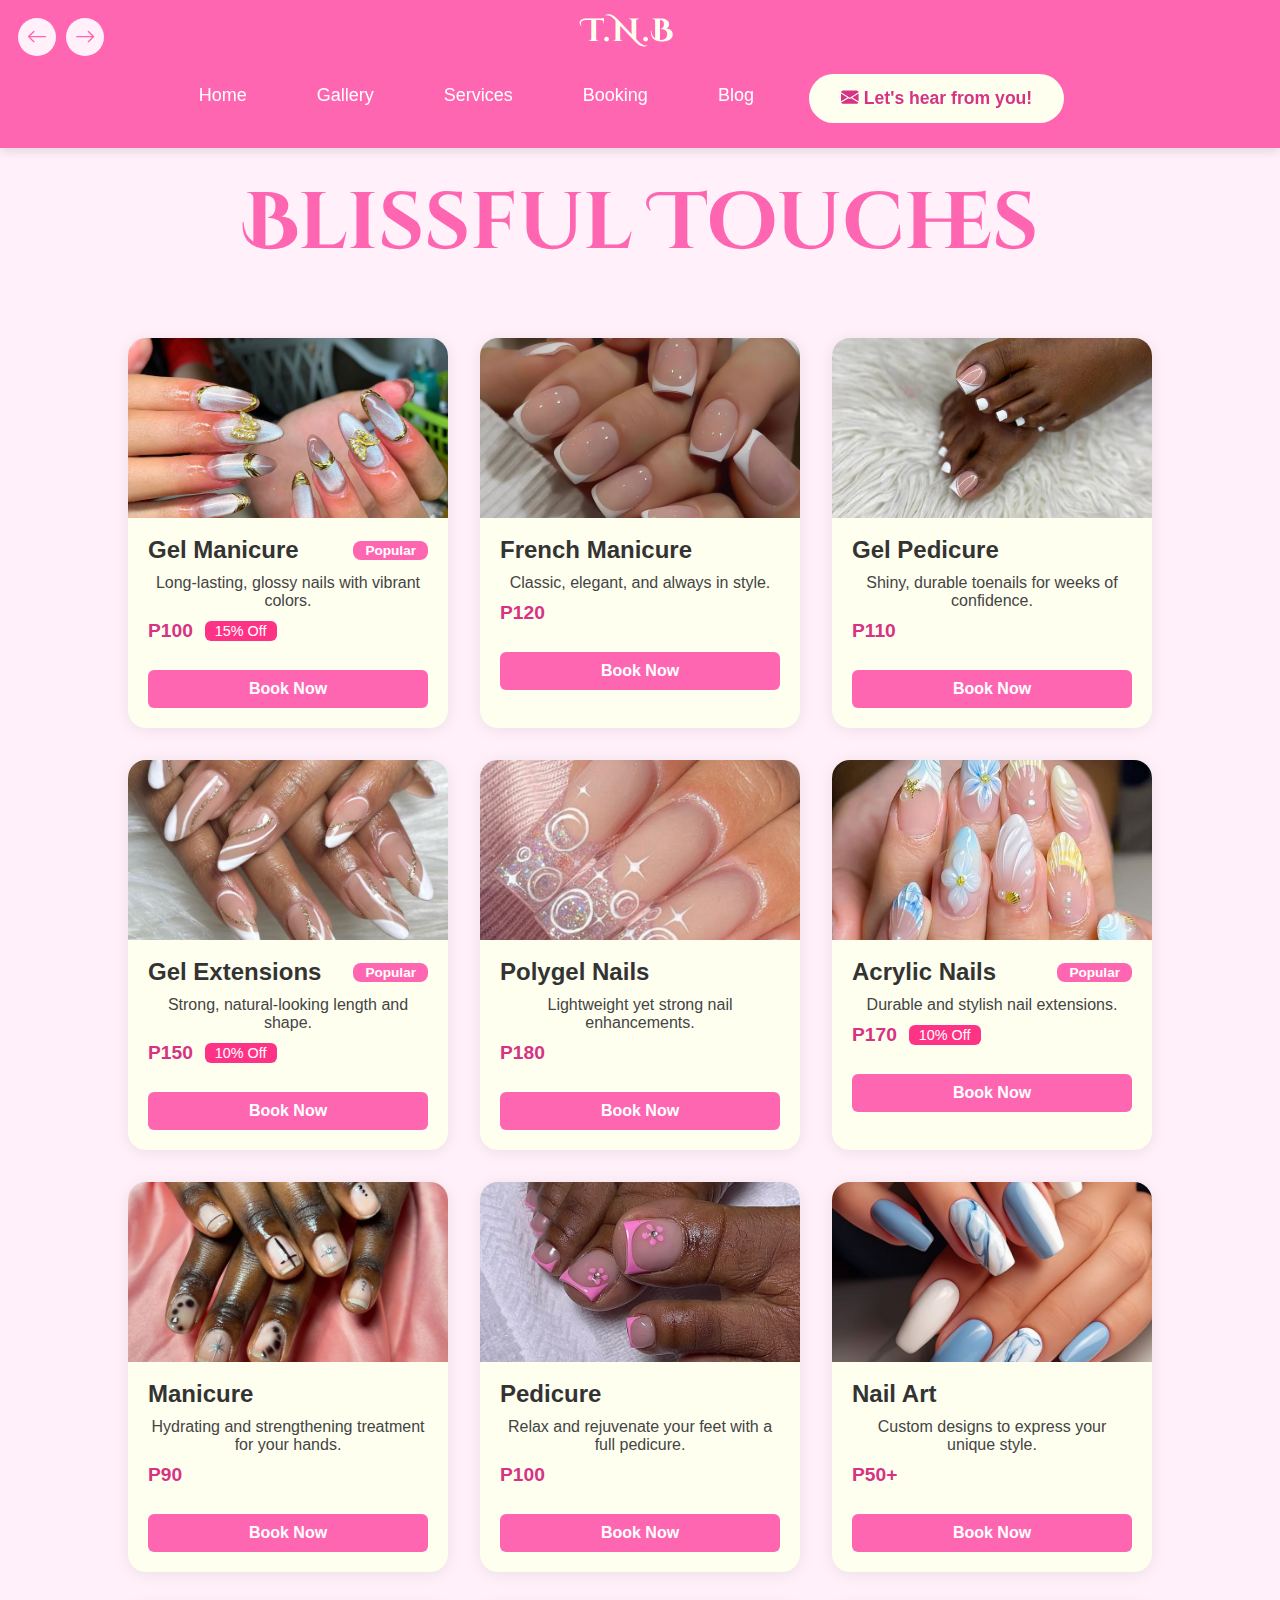
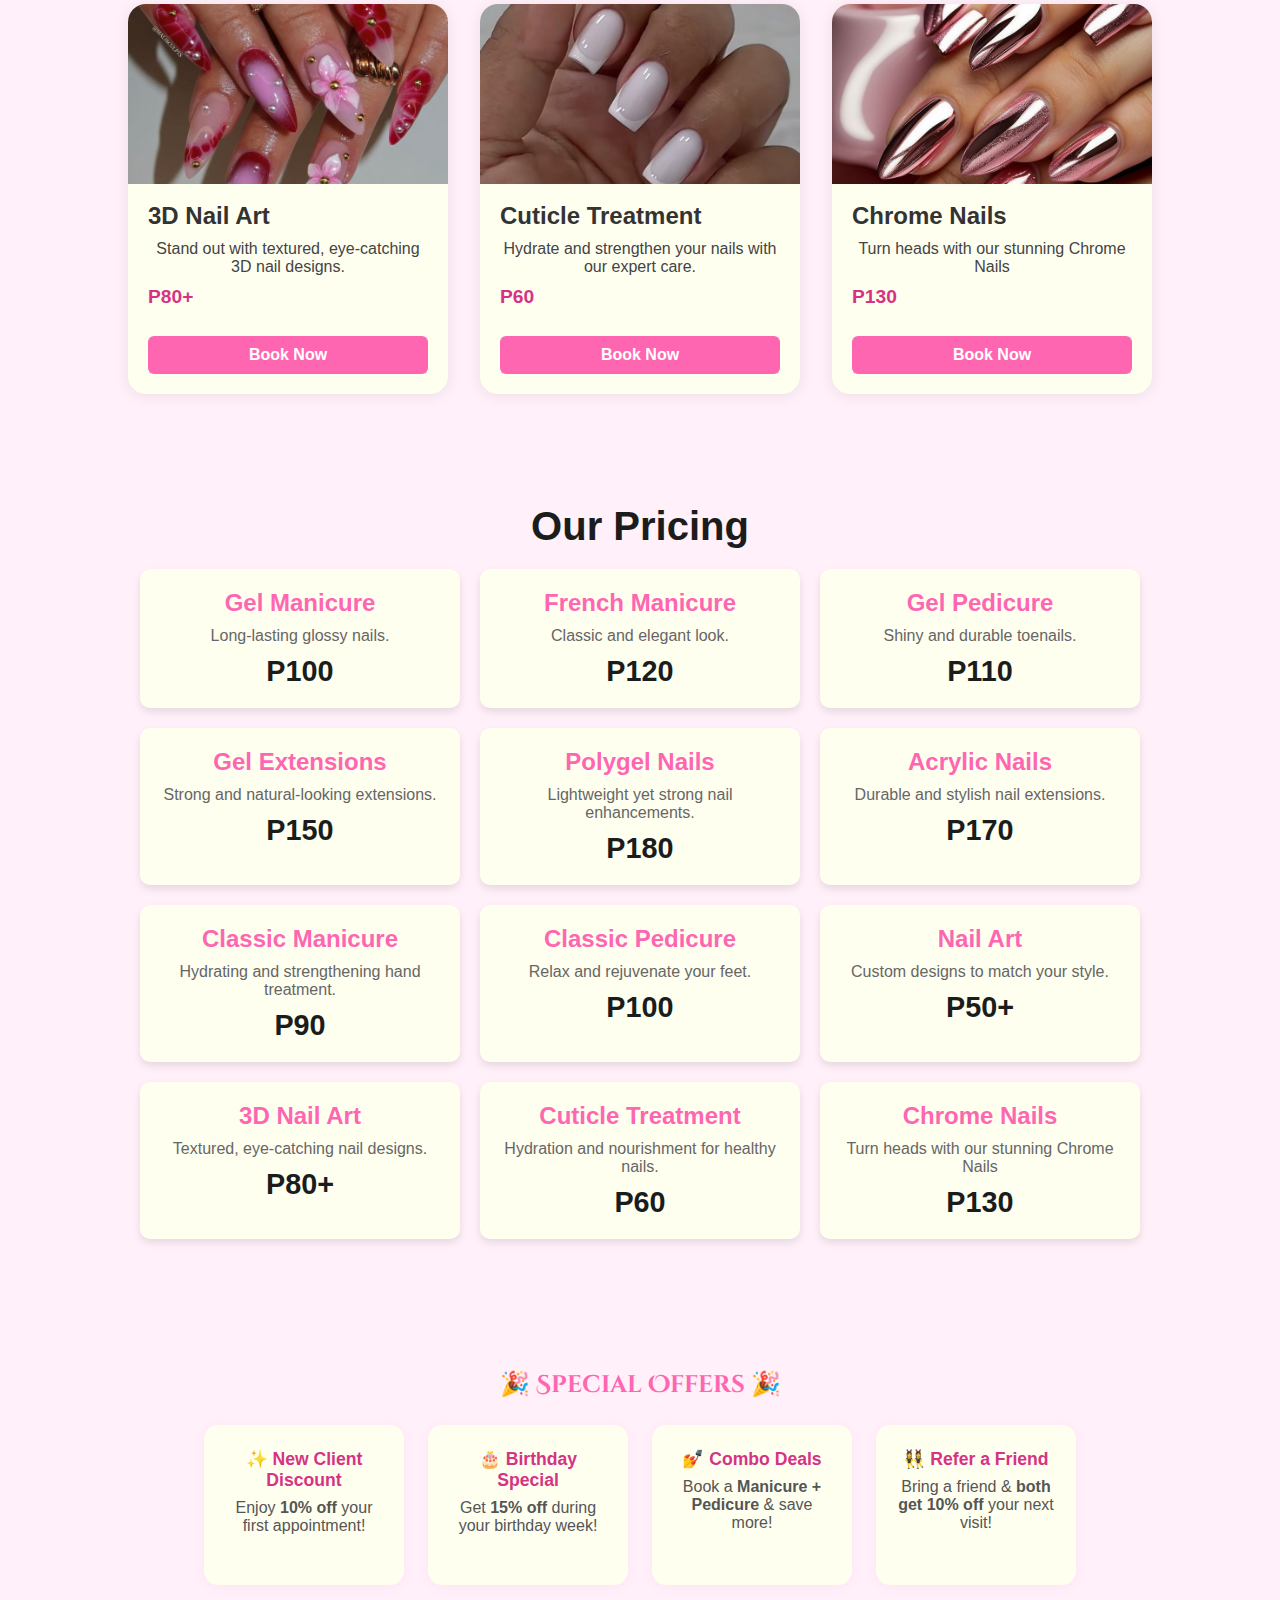
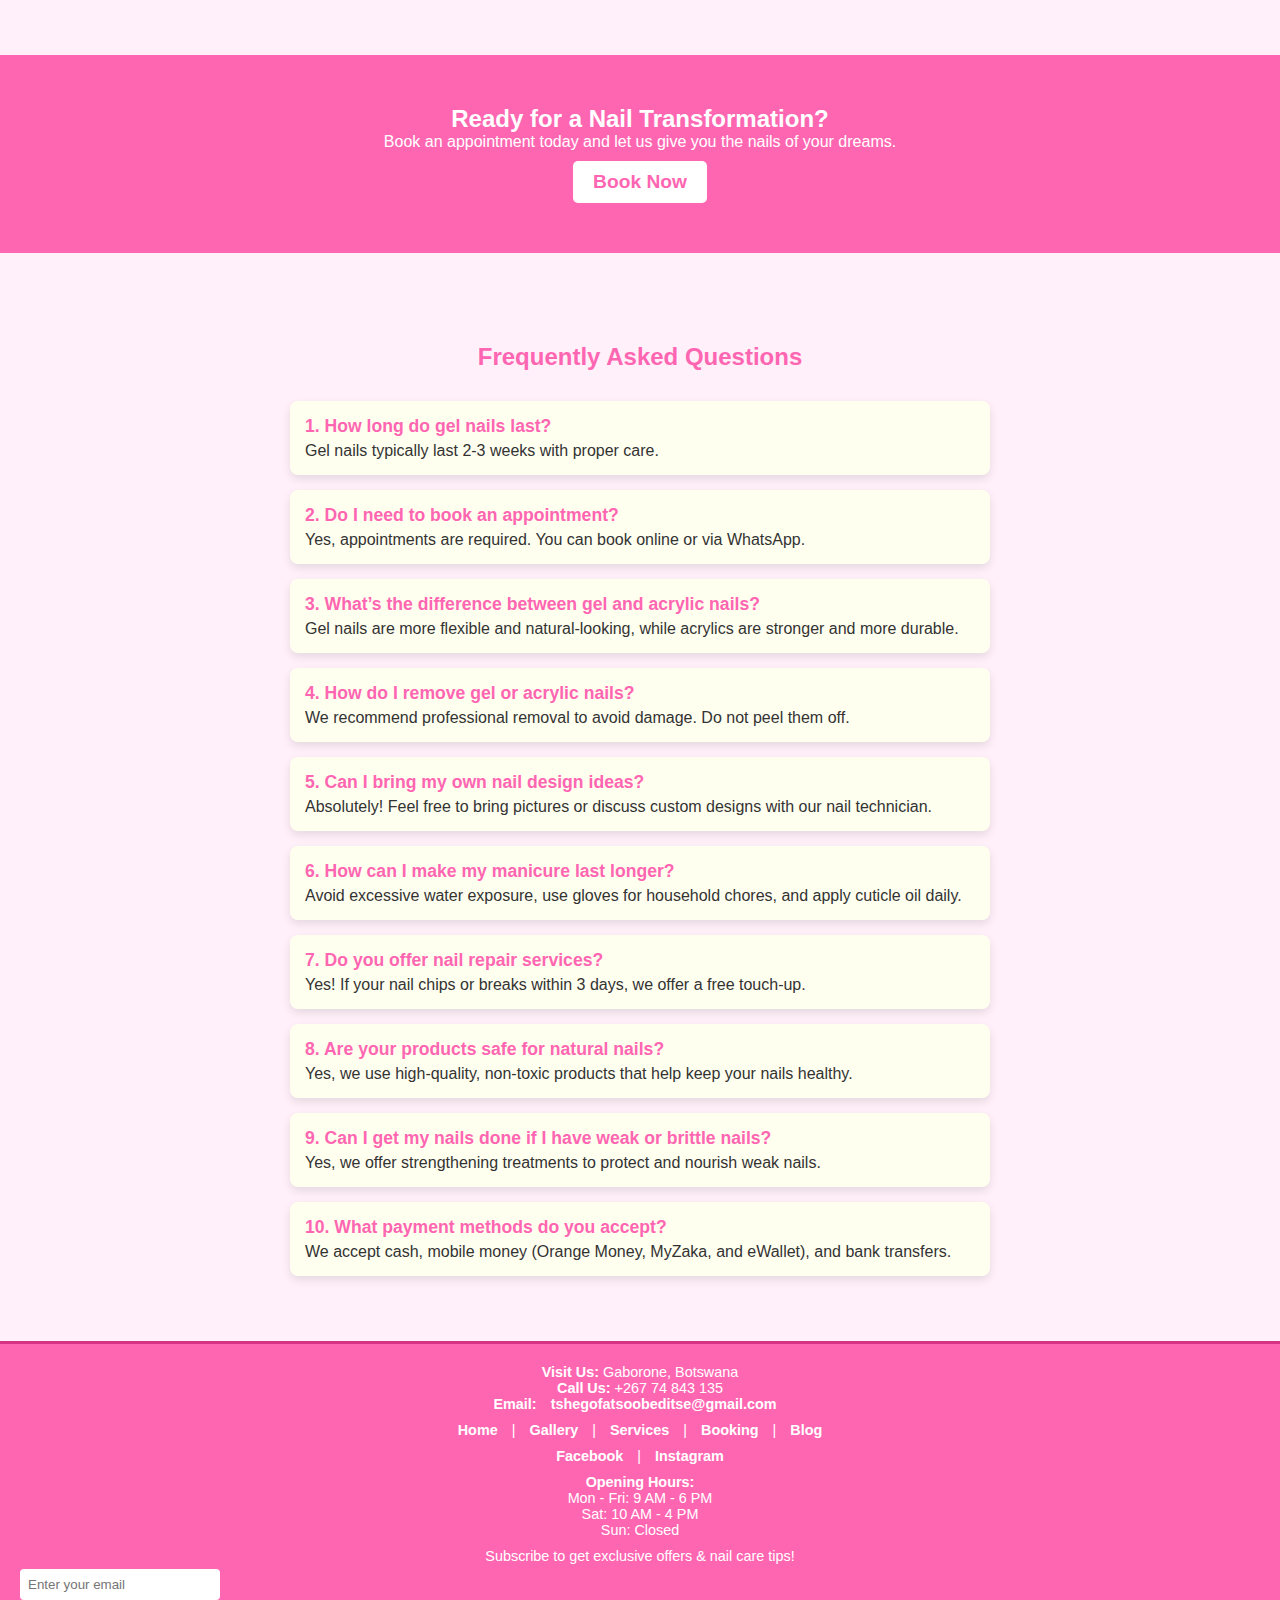
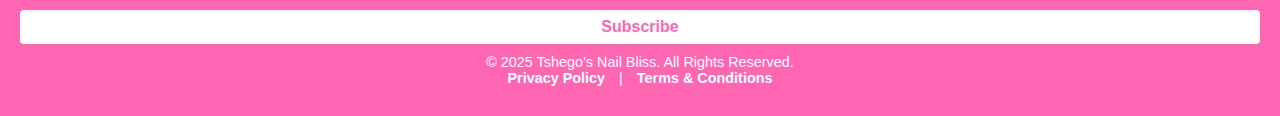
<file: services.html>
<!DOCTYPE html>
<html lang="en">
<head>
    <meta charset="UTF-8">
    <meta name="viewport" content="width=device-width, initial-scale=1.0">
    <title>Our Services</title>
    <link rel="stylesheet" href="style.css">
    <link href="https://fonts.googleapis.com/css2?family=Cinzel+Decorative:wght@400;700&display=swap" rel="stylesheet">
    <link rel="stylesheet" href="https://cdn.jsdelivr.net/npm/bootstrap-icons@1.11.3/font/bootstrap-icons.min.css">
</head>
<body>
    
    <div class="nav-arrows">
      <button class="nav-btn" onclick="window.history.back()" title="Go Back">
        <i class="bi bi-arrow-left"></i>
      </button>
      <button class="nav-btn" onclick="window.history.forward()" title="Go Forward">
        <i class="bi bi-arrow-right"></i>
      </button>
    </div>

<header>
<nav class="navbar">
            <a href="index.html" class="navbar-logo">
            T.N.B
        </a>
    <button class="navbar-toggle" id="navbar-toggle" aria-label="Toggle navigation">
        <i class="bi bi-list"></i>
    </button>
    <ul class="navbar-links d-flex flex-wrap gap-3 mb-0 list-unstyled" id="navbar-links">
        <li><a href="index.html">Home</a></li>
        <li><a href="gallery.html">Gallery</a></li>
        <li><a href="services.html">Services</a></li>
        <li><a href="booking.html">Booking</a></li>
        <li><a href="blog.html">Blog</a></li>
        <li>
            <a href="feedback.html" class="cta-btn-top-right">
                <i class="bi bi-envelope-fill me-2"></i>
                Let's hear from you!
            </a>
        </li>
    </ul>
</nav>
</header>

    <h1 class="home-header">Blissful Touches</h1>

    <!-- Services Offered -->
<section class="services">
    <div class="service-card popular">
        <img src="images/gel manicure/gel-manicure-1.jpg" alt="Gel Manicure" class="service-img">
        <div class="service-content">
            <div class="service-header">
                <h2>Gel Manicure</h2>
                <span class="badge-popular">Popular</span>
            </div>
            <p class="service-desc">Long-lasting, glossy nails with vibrant colors.</p>
            <div class="service-meta">
                <span class="service-price">P100</span>
                <span class="service-discount">15% Off</span>
            </div>
            <a href="booking.html" class="btn btn-card">Book Now</a>
        </div>
    </div>
    <div class="service-card">
        <img src="images/french manicure/french-manicure-3.jpg" alt="French Manicure" class="service-img">
        <div class="service-content">
            <div class="service-header">
                <h2>French Manicure</h2>
            </div>
            <p class="service-desc">Classic, elegant, and always in style.</p>
            <div class="service-meta">
                <span class="service-price">P120</span>
            </div>
            <a href="booking.html" class="btn btn-card">Book Now</a>
        </div>
    </div>
    <div class="service-card">
        <img src="images/gel pedicure/gel-pedicure-2.jpg" alt="Gel Pedicure" class="service-img">
        <div class="service-content">
            <div class="service-header">
                <h2>Gel Pedicure</h2>
            </div>
            <p class="service-desc">Shiny, durable toenails for weeks of confidence.</p>
            <div class="service-meta">
                <span class="service-price">P110</span>
            </div>
            <a href="booking.html" class="btn btn-card">Book Now</a>
        </div>
    </div>
    <div class="service-card">
        <img src="images/gel extensions/gel-extensions-1.jpg" alt="Gel Extensions" class="service-img">
        <div class="service-content">
            <div class="service-header">
                <h2>Gel Extensions</h2>
                <span class="badge-popular">Popular</span>
            </div>
            <p class="service-desc">Strong, natural-looking length and shape.</p>
            <div class="service-meta">
                <span class="service-price">P150</span>
                <span class="service-discount">10% Off</span>
            </div>
            <a href="booking.html" class="btn btn-card">Book Now</a>
        </div>
    </div>
    <div class="service-card">
        <img src="images/polygel nails/polygel-nails-1.jpg" alt="Polygel Nails" class="service-img">
        <div class="service-content">
            <div class="service-header">
                <h2>Polygel Nails</h2>
            </div>
            <p class="service-desc">Lightweight yet strong nail enhancements.</p>
            <div class="service-meta">
                <span class="service-price">P180</span>
            </div>
            <a href="booking.html" class="btn btn-card">Book Now</a>
        </div>
    </div>
    <div class="service-card">
        <img src="images/acrylic nails/acrylic-2.jpg" alt="Acrylic Nails" class="service-img">
        <div class="service-content">
            <div class="service-header">
                <h2>Acrylic Nails</h2>
                <span class="badge-popular">Popular</span>
            </div>
            <p class="service-desc">Durable and stylish nail extensions.</p>
            <div class="service-meta">
                <span class="service-price">P170</span>
                <span class="service-discount">10% Off</span>
            </div>
            <a href="booking.html" class="btn btn-card">Book Now</a>
        </div>
    </div>
    <div class="service-card">
        <img src="images/manicure/manicure-1.jpg" alt="Manicure" class="service-img">
        <div class="service-content">
            <div class="service-header">
                <h2>Manicure</h2>
            </div>
            <p class="service-desc">Hydrating and strengthening treatment for your hands.</p>
            <div class="service-meta">
                <span class="service-price">P90</span>
            </div>
            <a href="booking.html" class="btn btn-card">Book Now</a>
        </div>
    </div>
    <div class="service-card">
        <img src="images/pedicure/pedicure-1.jpg" alt="Pedicure" class="service-img">
        <div class="service-content">
            <div class="service-header">
                <h2>Pedicure</h2>
            </div>
            <p class="service-desc">Relax and rejuvenate your feet with a full pedicure.</p>
            <div class="service-meta">
                <span class="service-price">P100</span>
            </div>
            <a href="booking.html" class="btn btn-card">Book Now</a>
        </div>
    </div>
    <div class="service-card">
        <img src="images/nail art/nail-art-1.jpg" alt="Nail Art" class="service-img">
        <div class="service-content">
            <div class="service-header">
                <h2>Nail Art</h2>
            </div>
            <p class="service-desc">Custom designs to express your unique style.</p>
            <div class="service-meta">
                <span class="service-price">P50+</span>
            </div>
            <a href="booking.html" class="btn btn-card">Book Now</a>
        </div>
    </div>
    <div class="service-card">
        <img src="images/3d nail art/3d-nail-art-3.jpg" alt="3D Nail Art" class="service-img">
        <div class="service-content">
            <div class="service-header">
                <h2>3D Nail Art</h2>
            </div>
            <p class="service-desc">Stand out with textured, eye-catching 3D nail designs.</p>
            <div class="service-meta">
                <span class="service-price">P80+</span>
            </div>
            <a href="booking.html" class="btn btn-card">Book Now</a>
        </div>
    </div>
    <div class="service-card">
        <img src="images/cuticle tratment/cuticle-treatment-1.jpg" alt="Cuticle Treatment" class="service-img">
        <div class="service-content">
            <div class="service-header">
                <h2>Cuticle Treatment</h2>
            </div>
            <p class="service-desc">Hydrate and strengthen your nails with our expert care.</p>
            <div class="service-meta">
                <span class="service-price">P60</span>
            </div>
            <a href="booking.html" class="btn btn-card">Book Now</a>
        </div>
    </div>
    <div class="service-card">
        <img src="images/chrome nails/chrome-nails-1.jpg" alt="Chrome Nails" class="service-img">
        <div class="service-content">
            <div class="service-header">
                <h2>Chrome Nails</h2>
            </div>
            <p class="service-desc">Turn heads with our stunning Chrome Nails</p>
            <div class="service-meta">
                <span class="service-price">P130</span>
            </div>
            <a href="booking.html" class="btn btn-card">Book Now</a>
        </div>
    </div>
</section>
    <!-- Pricing Table -->
    <section class="pricing">
        <h2>Our Pricing</h2>
        <div class="pricing-table">
            <div class="pricing-item">
                <h3>Gel Manicure</h3>
                <p>Long-lasting glossy nails.</p>
                <span class="price">P100</span>
            </div>
            <div class="pricing-item">
                <h3>French Manicure</h3>
                <p>Classic and elegant look.</p>
                <span class="price">P120</span>
            </div>
            <div class="pricing-item">
                <h3>Gel Pedicure</h3>
                <p>Shiny and durable toenails.</p>
                <span class="price">P110</span>
            </div>
            <div class="pricing-item">
                <h3>Gel Extensions</h3>
                <p>Strong and natural-looking extensions.</p>
                <span class="price">P150</span>
            </div>
            <div class="pricing-item">
                <h3>Polygel Nails</h3>
                <p>Lightweight yet strong nail enhancements.</p>
                <span class="price">P180</span>
            </div>
            <div class="pricing-item">
                <h3>Acrylic Nails</h3>
                <p>Durable and stylish nail extensions.</p>
                <span class="price">P170</span>
            </div>
            <div class="pricing-item">
                <h3>Classic Manicure</h3>
                <p>Hydrating and strengthening hand treatment.</p>
                <span class="price">P90</span>
            </div>
            <div class="pricing-item">
                <h3>Classic Pedicure</h3>
                <p>Relax and rejuvenate your feet.</p>
                <span class="price">P100</span>
            </div>
            <div class="pricing-item">
                <h3>Nail Art</h3>
                <p>Custom designs to match your style.</p>
                <span class="price">P50+</span>
            </div>
            <div class="pricing-item">
                <h3>3D Nail Art</h3>
                <p>Textured, eye-catching nail designs.</p>
                <span class="price">P80+</span>
            </div>
            <div class="pricing-item">
                <h3>Cuticle Treatment</h3>
                <p>Hydration and nourishment for healthy nails.</p>
                <span class="price">P60</span>
            </div>
            <div class="pricing-item">
                <h3>Chrome Nails</h3>
                <p>Turn heads with our stunning Chrome Nails</p>
                <span class="price">P130</span>
            </div>
        </div>
    </section>

    <!-- Special Offers -->
    <section class="special-offers-1">
        <h2>🎉 Special Offers 🎉</h2>
        <div class="offers-container">
            <div class="offer">
                <h3>✨ New Client Discount</h3>
                <p>Enjoy <strong>10% off</strong> your first appointment!</p>
            </div>
            <div class="offer">
                <h3>🎂 Birthday Special</h3>
                <p>Get <strong>15% off</strong> during your birthday week!</p>
            </div>
            <div class="offer">
                <h3>💅 Combo Deals</h3>
                <p>Book a <strong>Manicure + Pedicure</strong> & save more!</p>
            </div>
            <div class="offer">
                <h3>👯‍♀️ Refer a Friend</h3>
                <p>Bring a friend & <strong>both get 10% off</strong> your next visit!</p>
            </div>
        </div>
    </section>

    <!-- Call to Action -->
    <section class="cta">
        <h2>Ready for a Nail Transformation?</h2>
        <p>Book an appointment today and let us give you the nails of your dreams.</p>
        <a href="booking.html" class="btn">Book Now</a>
    </section>

    <!-- FAQ Section -->
    <section class="faq">
        <h2>Frequently Asked Questions</h2>
        <div class="question">
            <h3>1. How long do gel nails last?</h3>
            <p>Gel nails typically last 2-3 weeks with proper care.</p>
        </div>
        <div class="question">
            <h3>2. Do I need to book an appointment?</h3>
            <p>Yes, appointments are required. You can book online or via WhatsApp.</p>
        </div>
        <div class="question">
            <h3>3. What’s the difference between gel and acrylic nails?</h3>
            <p>Gel nails are more flexible and natural-looking, while acrylics are stronger and more durable.</p>
        </div>
        <div class="question">
            <h3>4. How do I remove gel or acrylic nails?</h3>
            <p>We recommend professional removal to avoid damage. Do not peel them off.</p>
        </div>
        <div class="question">
            <h3>5. Can I bring my own nail design ideas?</h3>
            <p>Absolutely! Feel free to bring pictures or discuss custom designs with our nail technician.</p>
        </div>
        <div class="question">
            <h3>6. How can I make my manicure last longer?</h3>
            <p>Avoid excessive water exposure, use gloves for household chores, and apply cuticle oil daily.</p>
        </div>
        <div class="question">
            <h3>7. Do you offer nail repair services?</h3>
            <p>Yes! If your nail chips or breaks within 3 days, we offer a free touch-up.</p>
        </div>
        <div class="question">
            <h3>8. Are your products safe for natural nails?</h3>
            <p>Yes, we use high-quality, non-toxic products that help keep your nails healthy.</p>
        </div>
        <div class="question">
            <h3>9. Can I get my nails done if I have weak or brittle nails?</h3>
            <p>Yes, we offer strengthening treatments to protect and nourish weak nails.</p>
        </div>
        <div class="question">
            <h3>10. What payment methods do you accept?</h3>
            <p>We accept cash, mobile money (Orange Money, MyZaka, and eWallet), and bank transfers.</p>
        </div>
    </section>

    <footer>
        <div class="footer-contact">
            <p><strong>Visit Us:</strong> Gaborone, Botswana</p>
            <p><strong>Call Us:</strong> +267 74 843 135</p>
            <p><strong>Email:</strong> <a id="email" href="mailto:tshegofatsoobeditse@gmail.com">tshegofatsoobeditse@gmail.com</a></p>
        </div>
        <div class="footer-links">
            <a href="index.html">Home</a> |
            <a href="gallery.html">Gallery</a> |
            <a href="services.html">Services</a> |
            <a href="booking.html">Booking</a> |
            <a href="blog.html">Blog</a>
        </div>
        <div class="social-media">
            <a href="https://www.facebook.com/profile.php?id=100072119332161" target="_blank">Facebook</a> |
            <a href="https://www.instagram.com/his_prettiest_pumpkin/" target="_blank">Instagram</a>
        </div>
        <div class="business-hours">
            <p><strong>Opening Hours:</strong></p>
            <p>Mon - Fri: 9 AM - 6 PM</p>
            <p>Sat: 10 AM - 4 PM</p>
            <p>Sun: Closed</p>
        </div>
        <div class="newsletter">
            <p>Subscribe to get exclusive offers & nail care tips!</p>
            <form action="#" method="post">
                <input type="email" placeholder="Enter your email" required>
                <button type="submit">Subscribe</button>
            </form>
        </div>
        <div class="footer-legal">
            <p>© 2025 Tshego’s Nail Bliss. All Rights Reserved.</p>
            <p><a href="privacy-policy.html">Privacy Policy</a> | <a href="terms.html">Terms & Conditions</a></p>
        </div>
    </footer>

    <script src="script.js"></script>
</body>
</html>
</file>
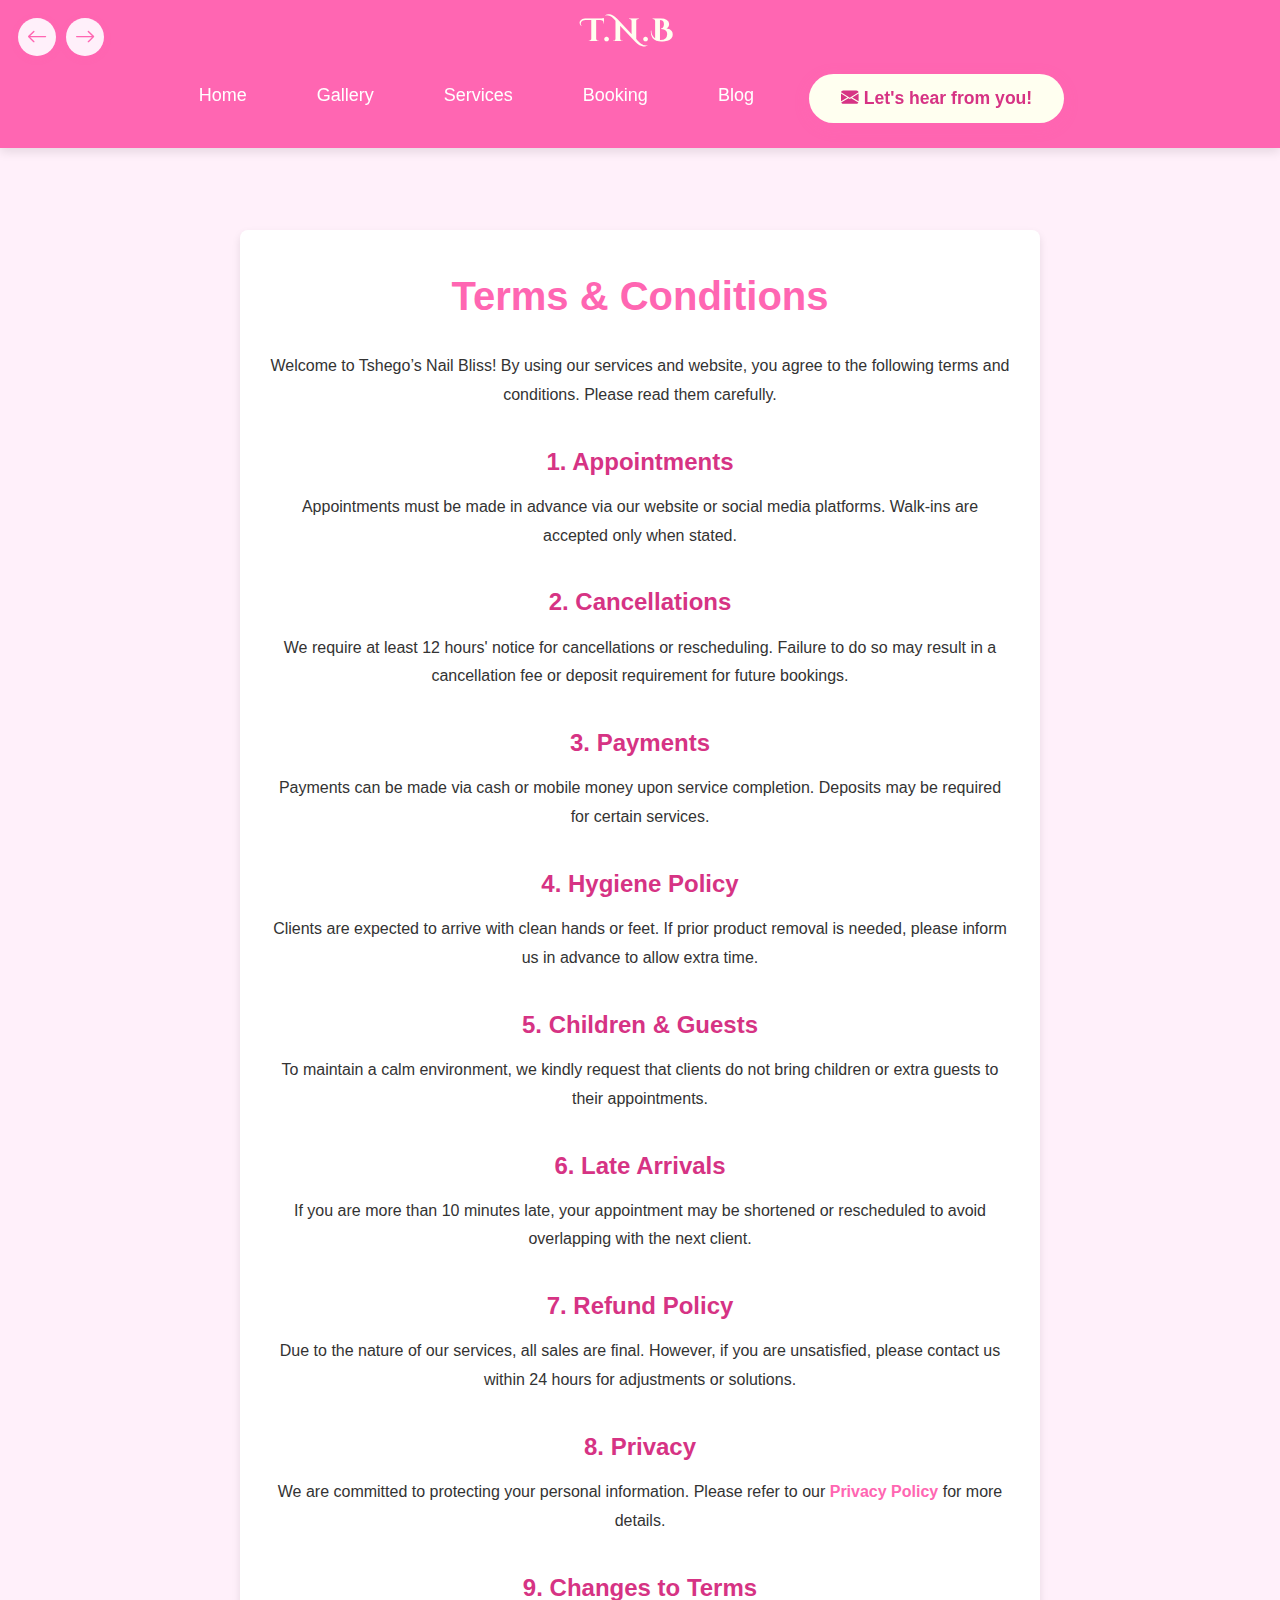
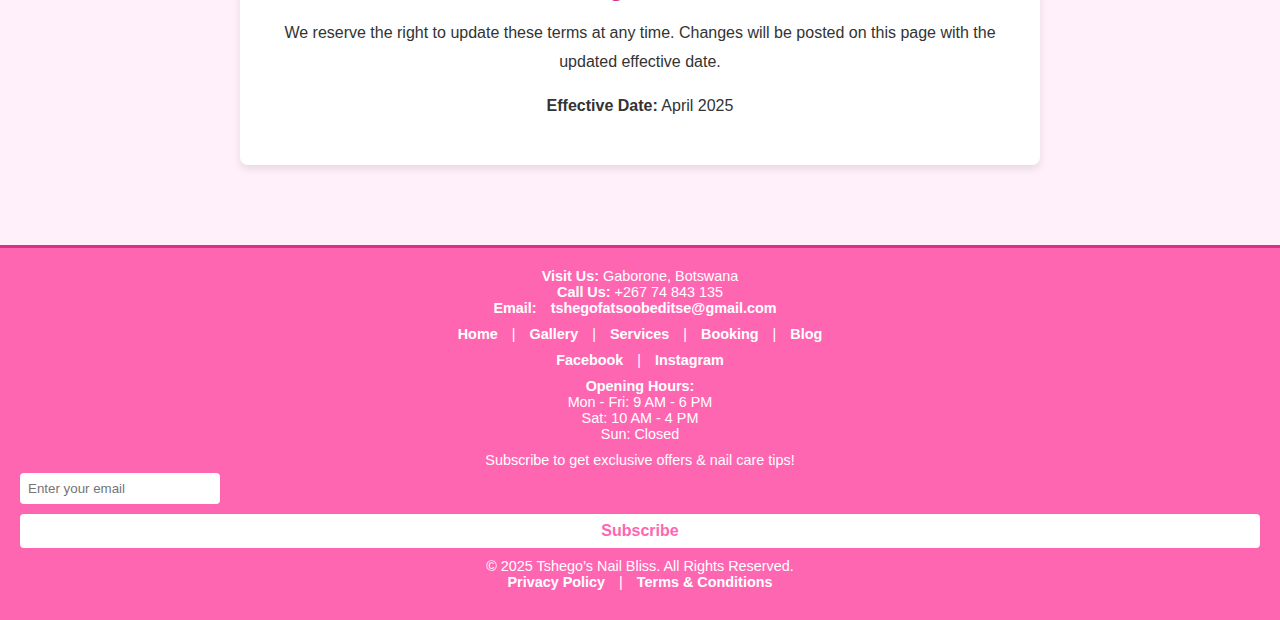
<file: terms.html>
<!DOCTYPE html>
<html lang="en">
<head>
    <meta charset="UTF-8">
    <meta name="viewport" content="width=device-width, initial-scale=1.0">
    <title>Terms & Conditions</title>
    <link rel="stylesheet" href="style.css">
    <link href="https://fonts.googleapis.com/css2?family=Cinzel+Decorative:wght@400;700&display=swap" rel="stylesheet">
    <link rel="stylesheet" href="https://cdn.jsdelivr.net/npm/bootstrap-icons@1.11.3/font/bootstrap-icons.min.css">
</head>
<body>
    
    <div class="nav-arrows">
      <button class="nav-btn" onclick="window.history.back()" title="Go Back">
        <i class="bi bi-arrow-left"></i>
      </button>
      <button class="nav-btn" onclick="window.history.forward()" title="Go Forward">
        <i class="bi bi-arrow-right"></i>
      </button>
    </div>

<header>
<nav class="navbar">
            <a href="index.html" class="navbar-logo">
            T.N.B
        </a>
    <button class="navbar-toggle" id="navbar-toggle" aria-label="Toggle navigation">
        <i class="bi bi-list"></i>
    </button>
    <ul class="navbar-links d-flex flex-wrap gap-3 mb-0 list-unstyled" id="navbar-links">
        <li><a href="index.html">Home</a></li>
        <li><a href="gallery.html">Gallery</a></li>
        <li><a href="services.html">Services</a></li>
        <li><a href="booking.html">Booking</a></li>
        <li><a href="blog.html">Blog</a></li>
        <li>
            <a href="feedback.html" class="cta-btn-top-right">
                <i class="bi bi-envelope-fill me-2"></i>
                Let's hear from you!
            </a>
        </li>
    </ul>
</nav>
</header>
    
    <body>

  <section class="terms">
    <h1>Terms & Conditions</h1>
    <p>Welcome to Tshego’s Nail Bliss! By using our services and website, you agree to the following terms and conditions. Please read them carefully.</p>

    <h2>1. Appointments</h2>
    <p>Appointments must be made in advance via our website or social media platforms. Walk-ins are accepted only when stated.</p>

    <h2>2. Cancellations</h2>
    <p>We require at least 12 hours' notice for cancellations or rescheduling. Failure to do so may result in a cancellation fee or deposit requirement for future bookings.</p>

    <h2>3. Payments</h2>
    <p>Payments can be made via cash or mobile money upon service completion. Deposits may be required for certain services.</p>

    <h2>4. Hygiene Policy</h2>
    <p>Clients are expected to arrive with clean hands or feet. If prior product removal is needed, please inform us in advance to allow extra time.</p>

    <h2>5. Children & Guests</h2>
    <p>To maintain a calm environment, we kindly request that clients do not bring children or extra guests to their appointments.</p>

    <h2>6. Late Arrivals</h2>
    <p>If you are more than 10 minutes late, your appointment may be shortened or rescheduled to avoid overlapping with the next client.</p>

    <h2>7. Refund Policy</h2>
    <p>Due to the nature of our services, all sales are final. However, if you are unsatisfied, please contact us within 24 hours for adjustments or solutions.</p>

    <h2>8. Privacy</h2>
    <p>We are committed to protecting your personal information. Please refer to our <a href="privacy-policy.html">Privacy Policy</a> for more details.</p>

    <h2>9. Changes to Terms</h2>
    <p>We reserve the right to update these terms at any time. Changes will be posted on this page with the updated effective date.</p>

    <p><strong>Effective Date:</strong> April 2025</p>
  </section>

 <footer>
        <div class="footer-contact">
            <p><strong>Visit Us:</strong> Gaborone, Botswana</p>
            <p><strong>Call Us:</strong> +267 74 843 135</p>
            <p><strong>Email:</strong> <a id="email" href="mailto:tshegofatsoobeditse@gmail.com">tshegofatsoobeditse@gmail.com</a></p>
        </div>
        <div class="footer-links">
            <a href="index.html">Home</a> |
            <a href="gallery.html">Gallery</a> |
            <a href="services.html">Services</a> |
            <a href="booking.html">Booking</a> |
            <a href="blog.html">Blog</a>
        </div>
        <div class="social-media">
            <a href="https://www.facebook.com/profile.php?id=100072119332161" target="_blank">Facebook</a> |
            <a href="https://www.instagram.com/his_prettiest_pumpkin/" target="_blank">Instagram</a>
        </div>
        <div class="business-hours">
            <p><strong>Opening Hours:</strong></p>
            <p>Mon - Fri: 9 AM - 6 PM</p>
            <p>Sat: 10 AM - 4 PM</p>
            <p>Sun: Closed</p>
        </div>
        <div class="newsletter">
            <p>Subscribe to get exclusive offers & nail care tips!</p>
            <form action="#" method="post">
                <input type="email" placeholder="Enter your email" required>
                <button type="submit">Subscribe</button>
            </form>
        </div>
        <div class="footer-legal">
            <p>© 2025 Tshego’s Nail Bliss. All Rights Reserved.</p>
            <p><a href="privacy-policy.html">Privacy Policy</a> | <a href="terms.html">Terms & Conditions</a></p>
        </div>
    </footer>

</body>
</html>
</file>
<file: style.css>
* {
    margin: 0;
    padding: 0;
    box-sizing: border-box;
    font-family: Arial, sans-serif;
}

/* Universal Styles */
body {
    font-family: Arial, sans-serif;
    background-color: #fff0fa;
    margin: 0;
    padding-top: 150px; /* Space for fixed navbar */
    color: #333;
    text-align: center;    
}

header {
    position: fixed;
    top: 0;
    left: 0;
    width: 100%;
    background-color: #ff66b2; /* Navbar color */
    z-index: 1000;
    box-shadow: 0px 4px 10px rgba(0, 0, 0, 0.1);
    padding: 10px 0;
}

nav ul {
    list-style: none;
    padding: 0;
    margin: 0;
    display: flex;
    justify-content: center;
    align-items: center;
}

nav ul li {
    padding: 15px 20px;
}

nav ul li a {
    text-decoration: none;
    color: white;
    font-size: 18px;
    padding: 10px 15px;
    transition: background 0.3s, color 0.3s;
    border-radius: 5px;
}

nav ul li a:hover {
    background-color: white;
    color: #ff66b2;
}

/* NAV BAR LOGO*/
.navbar-logo {
    font-family: 'Cinzel Decorative', serif;
    font-size: 2rem;
    font-weight: bold;
    color: #fffff0;
    letter-spacing: 2px;
    text-decoration: none;
    margin-right: 24px;
    transition: color 0.2s;
    display: inline-block;
}
.navbar-logo:hover {
    color: #ffd6ec;
}

/* BACK & FORWARD BUTTONS */
.nav-arrows {
    position: fixed;
    top: 18px;
    left: 18px;
    z-index: 2001;
    display: flex;
    gap: 10px;
}

.nav-btn {
    background: #fff0fa;
    border: none;
    border-radius: 50%;
    width: 38px;
    height: 38px;
    display: flex;
    align-items: center;
    justify-content: center;
    box-shadow: 0 2px 8px rgba(255,102,178,0.10);
    cursor: pointer;
    transition: background 0.2s, box-shadow 0.2s;
    font-size: 1.3rem;
    color: #ff66b2;
}

.nav-btn:hover {
    background: #ff66b2;
    color: #fff;
    box-shadow: 0 4px 16px rgba(255,102,178,0.18);
}
 
/* HIGHLIGHT CURRENT PAGE IN NAVIGATION */
.nav-active,
ul li a.nav-active {
    background: #ff66b2;
    color: #fff !important;
    border-radius: 8px;
    transition: background 0.2s, color 0.2s;
}

/* LET'S HEAR FROM YOU BUTTON */
.cta-btn-top-right {
    float: right;
    background: #fffff0;
    color: #d63384;
    font-weight: bold;
    padding: 14px 32px;
    border-radius: 25px;
    font-size: 1.1rem;
    margin-right: 32px;
    margin-top: 6px;
    box-shadow: 0 4px 16px rgba(255,102,178,0.18);
    text-decoration: none;
    transition: background 0.2s, color 0.2s;
}
.cta-btn-top-right:hover {
    background: #d63384;
    color: #fff0fa;
}
@media (max-width: 700px) {
    .cta-btn-top-right {
        float: none;
        display: block;
        margin: 16px auto 0 auto;
        width: 90vw;
        text-align: center;
    }
}

/* Responsive Hamburger Menu */
.navbar-toggle {
    display: none;
    background: none;
    border: none;
    font-size: 2rem;
    color: #fff;
    cursor: pointer;
    margin-left: 12px;
}

@media (max-width: 700px) {
    .navbar-toggle {
        display: block;
    }
    .navbar-links {
        display: none !important;
        flex-direction: column !important;
        background: #ff66b2;
        position: absolute;
        top: 60px;
        right: 0;
        width: 100vw;
        padding: 16px 0;
        box-shadow: 0 4px 16px rgba(0,0,0,0.08);
        z-index: 2002;
    }
    .navbar-links.active {
        display: flex !important;
    }
}

/* Home Header */
.home-header {
    font-family: 'Cinzel Decorative', serif;
    font-size: 5em; /* Adjust size as needed */
    font-weight: 700; /* Bold style */
    text-align: center;
    color: #ff66b2; /* Adjust color */
    background-color: #fff0fa;
    margin-top: 20px;
}

.home-header-tagline {
    font-family: 'Cinzel Decorative', serif;
    font-size: 2rem; /* Adjust size as needed */
    font-weight: 700; /* Bold style */
    text-align: center;
    color: #ff66b2; /* Adjust color */
    background-color: #fff0fa;
    margin-top: 0;
    letter-spacing: 1px; /* Adjust spacing */
}

/* HERO BANNER */
.hero-banner {
    background: linear-gradient(90deg, #d63384 0%, #070004 100%);
    padding: 64px 0 48px 0;
    text-align: center;
    color: #fff;
}
.container-hero {
    max-width: 700px;
    margin: 0 auto;
}
.hero-title {
    font-family: 'Cinzel Decorative', serif;
    font-size: 2.8rem;
    margin-bottom: 18px;
    color: #fff;
    letter-spacing: 1px;
}
.hero-subtitle {
    font-size: 1.3rem;
    margin-bottom: 32px;
    color: #fff;
    font-style: italic;
}
.hero-cta {
    background: #fffff0 !important;   /* Ivory background */
    color: #d63384 !important;        /* Deep pink text */
    border-radius: 30px;
    font-size: 1.15rem;
    letter-spacing: 0.5px;
    border: none;
    font-weight: bold;
    box-shadow: 0 8px 32px rgba(255,102,178,0.13);
}
.hero-cta:hover {
    background: #d63384 !important;   /* Deep pink on hover */
    color: #fff !important;
    box-shadow: 0 8px 32px rgba(255,102,178,0.18);
}

@media (max-width: 700px) {
    .hero-title { font-size: 2rem; }
    .hero-subtitle { font-size: 1.05rem; }
    .hero-banner { padding: 36px 0 24px 0; }
}

/* Buttons */
.btn {
    display: inline-block;
    background: #ff66b2;
    color: #fff;
    padding: 12px 28px;
    border-radius: 25px;
    font-size: 1.1rem;
    font-weight: bold;
    text-decoration: none;
    transition: background 0.3s, color 0.3s;
    margin-top: 10px;
    cursor: pointer;
}

.btn:hover {
    background: #d63384;
    color: #fff0fa;
}

/* Section Spacing */
section {
    margin: 40px 0;
    padding: 20px 0;
}

/* NEW COMER SECTION IN HOME PAGE */
.new-comer-special-offers {
    background: linear-gradient(90deg, #fff0fa 60%, #ff66b2 100%);
    padding: 36px 0 28px 0;
    text-align: center;
    margin-bottom: 0;
}

.special-offer-banner {
    display: flex;
    align-items: center;
    justify-content: center;
    gap: 24px;
    max-width: 700px;
    margin: 0 auto;
    background: #fff;
    border-radius: 18px;
    box-shadow: 0 2px 16px rgba(255,102,178,0.10);
    padding: 24px 18px;
}

.offer-icon {
    font-size: 2.5rem;
    color: #ff66b2;
    margin-right: 8px;
}

.offer-highlight {
    color: #d63384;
    font-size: 1.2rem;
    margin: 8px 0;
}

.promo-code {
    background: #fff0fa;
    color: #ff66b2;
    display: inline-block;
    padding: 6px 18px;
    border-radius: 10px;
    font-weight: bold;
    margin-top: 8px;
    letter-spacing: 1px;
}

@media (max-width: 700px) {
    .special-offer-banner {
        flex-direction: column;
        gap: 10px;
        padding: 18px 8px;
    }
    .offer-icon {
        margin-right: 0;
    }
}

/* SPECIAL OFFERS SECTION IN HOME PAGE */
.special-offers-1 {
    background: #fff0fa;
    padding: 40px 0 30px 0;
    text-align: center;
}

.special-offers-1 h2 {
    color: #ff66b2;
    font-family: 'Cinzel Decorative', serif;
    margin-bottom: 24px;
}

.offers-container {
    display: flex;
    flex-wrap: wrap;
    gap: 24px;
    justify-content: center;
    max-width: 900px;
    margin: 0 auto;
}

.offer {
    background: #fffff0;
    border-radius: 14px;
    box-shadow: 0 2px 12px rgba(255,102,178,0.08);
    padding: 24px 18px 18px 18px;
    width: 200px;
    min-height: 160px;
    display: flex;
    flex-direction: column;
    align-items: center;
    transition: transform 0.2s, box-shadow 0.2s;
}

.offer:hover {
    transform: translateY(-6px) scale(1.04);
    box-shadow: 0 8px 32px rgba(255,102,178,0.13);
    background: #ffe6f4;
}

.offer-emoji {
    font-size: 2rem;
    margin-bottom: 8px;
    display: block;
}

.offer h3 {
    color: #d63384;
    font-size: 1.1rem;
    margin-bottom: 8px;
}

.offer p {
    color: #555;
    font-size: 1rem;
    margin: 0;
}

@media (max-width: 900px) {
    .offers-container {
        flex-direction: column;
        align-items: center;
    }
    .offer {
        width: 90vw;
        max-width: 320px;
    }
}

/* OUR SERVICES PREVIEW IN HOME PAGE */
.services-preview-home {
    background: #fff0fa;
    padding: 50px 0 40px 0;
    text-align: center;
}

.services-preview-home h2 {
    color: #ff66b2;
    font-family: 'Cinzel Decorative', serif;
    font-size: 2rem;
    margin-bottom: 24px;
}

.service-cards-grid-home {
    display: grid;
    grid-template-columns: repeat(auto-fit, minmax(230px, 1fr));
    gap: 30px;
    max-width: 1100px;
    margin: 0 auto 20px auto;
}

.service-card-home {
    background: #fff;
    border-radius: 14px;
    box-shadow: 0 2px 12px rgba(255,102,178,0.08);
    padding: 32px 20px 28px 20px;
    display: flex;
    flex-direction: column;
    align-items: center;
    transition: transform 0.2s, box-shadow 0.2s, background 0.2s;
    cursor: pointer;
    position: relative;
}

.service-card-home:hover {
    transform: translateY(-8px) scale(1.04);
    box-shadow: 0 8px 32px rgba(255,102,178,0.15);
    background: #fff0fa;
}

.service-icon-home {
    font-size: 2.5rem;
    margin-bottom: 14px;
    display: block;
}

.service-card-home h3 {
    color: #d63384;
    font-size: 1.2rem;
    margin-bottom: 10px;
    margin-top: 0;
}

.service-card-home p {
    color: #555;
    font-size: 1rem;
    line-height: 1.5;
    margin: 0;
}

.service-badge-home {
    background: #ff66b2;
    color: #fff;
    font-size: 0.85rem;
    padding: 4px 12px;
    border-radius: 12px;
    position: absolute;
    top: 18px;
    right: 18px;
    font-weight: bold;
    letter-spacing: 0.5px;
}

@media (max-width: 900px) {
    .service-cards-grid {
        grid-template-columns: 1fr;
    }
}

/* Home Page Service Preview Modal */
.home-service-modal {
    display: none;
    position: fixed;
    z-index: 2000;
    left: 0; top: 0; width: 100vw; height: 100vh;
    background: rgba(0,0,0,0.7);
    justify-content: center;
    align-items: center;
}
.home-service-modal-content {
    background: #fff;
    border-radius: 16px;
    padding: 32px 24px 24px 24px;
    max-width: 350px;
    width: 90vw;
    text-align: center;
    position: relative;
    box-shadow: 0 8px 32px rgba(0,0,0,0.18);
}
.close-btn.home-service-close-btn {
    position: absolute;
    top: 18px;
    right: 24px;
    font-size: 2rem;
    color: #d63384;
    cursor: pointer;
    font-weight: bold;
}
.service-modal-icon {
    font-size: 2.5rem;
    margin-bottom: 10px;
}

/* Gallery PREVIEW IN THE HOME PAGE */
.gallery-preview {
    background: #fff0fa;
    padding: 50px 0 40px 0;
    text-align: center;
}

.gallery-preview h2 {
    color: #ff66b2;
    font-family: 'Cinzel Decorative', serif;
    font-size: 2rem;
    margin-bottom: 10px;
}

.gallery-tagline {
    color: #d63384;
    font-size: 1.1rem;
    margin-bottom: 28px;
}

.gallery-preview-grid {
    display: flex;
    flex-wrap: wrap;
    gap: 18px;
    justify-content: center;
    margin-bottom: 20px;
}

.preview-item {
    display: flex;
    flex-direction: column;
    align-items: center;
    width: 180px;
}

.preview-item img {
    width: 180px;
    height: 180px;
    object-fit: cover;
    border-radius: 12px;
    box-shadow: 0 2px 8px rgba(255,102,178,0.08);
    transition: transform 0.3s, box-shadow 0.3s;
    cursor: pointer;
}

.preview-item img:hover {
    transform: scale(1.07);
    box-shadow: 0 8px 24px rgba(255,102,178,0.18);
}

.gallery-caption {
    margin-top: 8px;
    color: #d63384;
    font-size: 0.98rem;
    font-weight: 500;
    letter-spacing: 0.5px;
}

.gallery-preview .btn {
    margin-top: 18px;
}

@media (max-width: 700px) {
    .gallery-preview-grid {
        flex-direction: column;
        align-items: center;
    }
    .preview-item,
    .preview-item img {
        width: 90vw;
        max-width: 350px;
        height: auto;
    }
}

.blog-preview {
    background: #fff0fa;
    padding: 50px 0;
    text-align: center;
}

.blog-preview h2 {
    color: #ff66b2;
    margin-bottom: 30px;
    font-family: 'Cinzel Decorative', serif;
}

.blog-preview-cards {
    display: flex;
    flex-wrap: wrap;
    gap: 30px;
    justify-content: center;
    max-width: 1100px;
    margin: 0 auto;
}

.blog-card {
    background: #fff;
    border-radius: 12px;
    box-shadow: 0 2px 8px rgba(255,102,178,0.08);
    width: 300px;
    padding: 20px 15px 30px 15px;
    display: flex;
    flex-direction: column;
    align-items: center;
    transition: transform 0.2s, box-shadow 0.2s;
}

.blog-card img {
    width: 100%;
    height: 160px;
    object-fit: cover;
    border-radius: 8px;
    margin-bottom: 15px;
}

.blog-card h3 {
    color: #d63384;
    font-size: 1.2rem;
    margin-bottom: 10px;
}

.blog-card p {
    color: #555;
    font-size: 1rem;
    margin-bottom: 15px;
}

.blog-card .btn {
    margin-top: auto;
}

.blog-card:hover {
    transform: translateY(-6px) scale(1.03);
    box-shadow: 0 6px 24px rgba(255,102,178,0.15);
}

@media (max-width: 900px) {
    .blog-preview-cards {
        flex-direction: column;
        align-items: center;
    }
    .blog-card {
        width: 90vw;
        max-width: 350px;
    }
}

/* WHY CHOOSE US */
.why-choose-us {
    background: #fff0fa;
    padding: 50px 0;
    text-align: center;
}

.why-choose-us h2 {
    color: #ff66b2;
    font-family: 'Cinzel Decorative', serif;
    font-size: 2.2rem;
    margin-bottom: 10px;
}

.why-tagline {
    color: #d63384;
    font-size: 1.1rem;
    margin-bottom: 32px;
}

.reasons-container {
    display: flex;
    flex-wrap: wrap;
    gap: 30px;
    justify-content: center;
    max-width: 1100px;
    margin: 0 auto;
}

.reason-box {
    background: #fff;
    border-radius: 14px;
    box-shadow: 0 2px 12px rgba(255,102,178,0.08);
    padding: 32px 24px 28px 24px;
    width: 240px;
    min-height: 200px;
    display: flex;
    flex-direction: column;
    align-items: center;
    transition: transform 0.2s, box-shadow 0.2s;
    position: relative;
}

.reason-box:hover {
    transform: translateY(-8px) scale(1.04);
    box-shadow: 0 8px 32px rgba(255,102,178,0.15);
}

.reason-icon {
    font-size: 2.2rem;
    margin-bottom: 12px;
    display: block;
}

.reason-box h3 {
    font-size: 1.2rem;
    color: #d63384;
    margin-bottom: 10px;
    margin-top: 0;
}

.reason-box p {
    color: #555;
    font-size: 1rem;
    line-height: 1.5;
    margin: 0;
}

@media (max-width: 900px) {
    .reasons-container {
        flex-direction: column;
        align-items: center;
    }
    .reason-box {
        width: 90vw;
        max-width: 350px;
    }
}

.booking-cta {
    display: flex;
    flex-direction: column;
    align-items: center;
    justify-content: center;
    text-align: center;
    padding: 40px 0;
    margin: 0 auto;
}

.meet-tshego {
    background: #fff0fa;
    padding: 50px 0;
    text-align: center;
}

.meet-tshego-content {
    display: flex;
    flex-direction: row;
    align-items: center;
    justify-content: center;
    gap: 40px;
    max-width: 900px;
    margin: 0 auto;
    flex-wrap: wrap;
}

.tshego-photo {
    width: 180px;
    height: 180px;
    object-fit: cover;
    border-radius: 50%;
    box-shadow: 0 4px 16px rgba(255,102,178,0.15);
    border: 4px solid #ff66b2;
}

.tshego-bio {
    max-width: 500px;
    font-size: 1.1rem;
    color: #444;
    text-align: left;
}

@media (max-width: 700px) {
    .meet-tshego-content {
        flex-direction: column;
        gap: 20px;
        text-align: center;
    }
    .tshego-bio {
        text-align: center;
    }
}

/* Booking CTA */
.booking-cta {
    display: flex;
    flex-direction: column;
    align-items: center;
    justify-content: center;
    text-align: center;
    padding: 40px 0;
    margin: 0 auto;
}

/* Responsive Design */
@media (max-width: 768px) {
    #home-header {
        font-size: 2rem;
    }
    .hero-content {
        padding: 20px 10px;
        max-width: 95vw;
    }
    .offers-container, .service-cards-grid {
        grid-template-columns: 1fr;
    }
    .gallery-grid {
        flex-direction: column;
        align-items: center;
    }
}

/* OUR SERVICES OVERVIEW */
.services-preview {
  text-align: center;
  padding: 60px 20px;
  background-color: white;
}

.services-preview h2 {
  font-size: 2.2rem;
  color: #ff66b2;
  margin-bottom: 40px;
}

/* GALLERY PAGE */

/* Masonry Gallery */
.gallery {
    max-width: 90%;
    margin: auto;
    padding: 20px;
}

/* Masonry Grid for Gallery Page */
.gallery {
    max-width: 1100px;
    margin: 0 auto;
    padding: 30px 0;
}

.gallery-grid {
    column-count: 3;
    column-gap: 18px;
    max-width: 100%;
    margin: 0 auto;
}

.gallery-grid img {
    width: 100%;
    max-width: 320px;
    margin-bottom: 18px;
    border-radius: 14px;
    display: block;
    box-shadow: 0 4px 18px rgba(0,0,0,0.07);
    break-inside: avoid;
    transition: transform 0.18s, box-shadow 0.18s;
    cursor: pointer;
}

.gallery-grid img:hover {
    transform: scale(1.04) translateY(-4px);
    box-shadow: 0 8px 32px rgba(255,102,178,0.13);
}

/* Responsive columns */
@media (max-width: 1024px) {
    .gallery-grid {
        column-count: 2;
    }
}
@media (max-width: 700px) {
    .gallery-grid {
        column-count: 1;
    }
    .gallery-grid img {
        max-width: 98vw;
    }
}
/* MODAL EFFECT */
.modal {
    display: none;
    position: fixed;
    z-index: 3000;
    left: 0; top: 0; width: 100vw; height: 100vh;
    background: rgba(0,0,0,0.8);
    justify-content: center;
    align-items: center;
}
.modal .modal-content {
    background: #fff;
    border-radius: 16px;
    padding: 24px;
    max-width: 90vw;
    max-height: 90vh;
    text-align: center;
    position: relative;
}
.modal .close {
    position: absolute;
    top: 16px;
    right: 24px;
    font-size: 2rem;
    color: #d63384;
    cursor: pointer;
    font-weight: bold;
    background: none;
    border: none;
}

/*Services Preview*/
.services-preview {
    text-align: center;
    padding: 50px 20px;
    background-color: #fff0fa;
}
.services-list {
    display: flex;
    justify-content: center;
    gap: 20px;
}

.service-item {
    text-align: center;
    width: 200px;
}

.service-item img {
    width: 100%;
    border-radius: 10px;
}

/* SERVICES PAGE*/

/* Services Section */
.services {
    display: flex;
    flex-wrap: wrap;
    gap: 32px;
    justify-content: center;
    margin-bottom: 40px;
}

.service-card {
    background: #fffff0;
    border-radius: 18px;
    box-shadow: 0 2px 16px rgba(0,0,0,0.08);
    width: 320px;
    overflow: hidden;
    display: flex;
    flex-direction: column;
    transition: transform 0.2s, box-shadow 0.2s;
}

.service-card:hover {
    transform: translateY(-6px) scale(1.03);
    box-shadow: 0 8px 32px rgba(255,102,178,0.13);
}

.service-img {
    width: 100%;
    height: 180px;
    object-fit: cover;
}

.service-content {
    padding: 18px 20px 20px 20px;
    display: flex;
    flex-direction: column;
    gap: 10px;
}

.service-header {
    display: flex;
    align-items: center;
    justify-content: space-between;
}

.badge-popular {
    background: #ff66b2;
    color: #fff;
    font-size: 0.85rem;
    font-weight: bold;
    border-radius: 8px;
    padding: 2px 12px;
    margin-left: 8px;
}

.service-desc {
    color: #444;
    font-size: 1rem;
    margin: 0;
}

.service-meta {
    display: flex;
    align-items: center;
    gap: 12px;
    margin-bottom: 10px;
}

.service-price {
    font-size: 1.2rem;
    font-weight: bold;
    color: #d63384;
}

.service-discount {
    background: #ff3385;
    color: #fff;
    font-size: 0.9rem;
    border-radius: 6px;
    padding: 2px 10px;
}

.btn-card {
    background: #ff66b2;
    color: #fff;
    border: none;
    border-radius: 6px;
    padding: 10px 0;
    font-size: 1rem;
    text-align: center;
    text-decoration: none;
    margin-top: 8px;
    transition: background 0.2s;
    cursor: pointer;
    display: block;
}

.btn-card:hover {
    background: #d63384;
}

/* MODALS FOR SERVICE CARDS AT DSERVICES PAGE */
.modal {
    display: none;
    position: fixed;
    z-index: 1000;
    left: 0; top: 0; width: 100vw; height: 100vh;
    background: rgba(0,0,0,0.4);
    justify-content: center;
    align-items: center;
}
.modal-content {
    background: #fff;
    margin: 10% auto;
    padding: 32px 24px;
    border-radius: 12px;
    width: 90%;
    max-width: 400px;
    position: relative;
    box-shadow: 0 8px 32px rgba(0,0,0,0.18);
    text-align: center;
}
.close-btn {
    position: absolute;
    top: 12px; right: 18px;
    font-size: 1.5rem;
    color: #ff66b2;
    cursor: pointer;
    font-weight: bold;
}
@media (max-width: 600px) {
    .modal-content { padding: 18px 8px; }
}

/* Call to Action */
.cta {
    text-align: center;
    padding: 50px;
    background: #ff66b2;
    color: white;
}

.cta .btn {
    background: white;
    color: #ff66b2;
    padding: 10px 20px;
    text-decoration: none;
    font-size: 1.2rem;
    border-radius: 5px;
}

/* Pricing Table Styles */
.pricing {
    text-align: center;
    padding: 50px 20px;
    background: #fff0fa;
}

.pricing h2 {
    font-size: 2.5rem;
    margin-bottom: 20px;
    color: #1b1c1c;
}

.pricing-table {
    display: grid;
    grid-template-columns: repeat(auto-fit, minmax(250px, 1fr));
    gap: 20px;
    max-width: 1000px;
    margin: auto;
}

.pricing-item {
    background: #fffff0;
    padding: 20px;
    border-radius: 10px;
    box-shadow: 0 4px 8px #0000001a;
    transition: transform 0.3s ease-in-out;
}

.pricing-item:hover {
    transform: scale(1.05);
}

.pricing-item h3 {
    font-size: 1.5rem;
    margin-bottom: 10px;
    color: #ff66b2;
}

.pricing-item p {
    font-size: 1rem;
    color: #666;
}

.price {
    display: block;
    font-size: 1.8rem;
    font-weight: bold;
    color: #1b1c1c;
    margin-top: 10px;
}

#cta-1 {
    text-align: center;
    padding: 50px;
    background: white;
    color: white;
}

.cta .btn {
    background: white;
    color: #ff66b2;
    padding: 10px 20px;
    text-decoration: none;
    font-size: 1.2rem;
    border-radius: 5px;
}

/* FAQ Section */
.faq {
    padding: 50px;
    text-align: left;
    max-width: 800px;
    margin: auto;
    background: #fff0fa;
}

.faq h2 {
    text-align: center;
    color: #ff66b2;
    margin-bottom: 30px;
}

.question {
    background: #fffff0;
    padding: 15px;
    margin-bottom: 15px;
    border-radius: 8px;
    box-shadow: 0px 4px 10px rgba(0, 0, 0, 0.1);
    transition: transform 0.3s ease-in-out;
}

.question:hover {
    transform: scale(1.02);
}

.question h3 {
    font-size: 1.1rem;
    color: #ff66b2;
    margin-bottom: 5px;
}

.question p {
    font-size: 1rem;
    color: #333;
}

/*TESTIMONIALS*/
.testimonials {
    text-align: center;
    padding: 50px 20px;
    background: white ; /* White background */
}

.testimonial {
    margin: 20px auto;
    max-width: 600px;
    background: #fffff0; /* Light grey for subtle contrast */
    padding: 20px;
    border-radius: 10px;
    box-shadow: 0 2px 5px rgba(0, 0, 0, 0.1);
    transition: transform 0.3s ease-in-out, box-shadow 0.3s ease-in-out;
}

/* Hover effect */
.testimonial:hover {
    transform: scale(1.05);
    box-shadow: 0 4px 10px rgba(0, 0, 0, 0.2);
}

.testimonials .btn {
    display: inline-block;
    background-color: #ff66b2;
    color: white;
    padding: 10px 20px;
    text-decoration: none;
    font-size: 1rem;
    border-radius: 5px;
    margin-top: 10px;
    transition: background-color 0.3s;
}

.testimonials .btn:hover {
    background-color: #ff3385;
}

/* Responsive Design */
@media (max-width: 768px) {
    .testimonial {
        max-width: 90%;
    }
}

.booking {
    text-align: center;
    background-color: #fffff0; /* White background */
    padding: 40px;
    max-width: 600px;
    margin: auto;
    border-radius: 10px;
    box-shadow: 0px 4px 8px rgba(0, 0, 0, 0.1);
}

.booking h2 {
    font-size: 2rem;
    color: #ff66b2; /* Pink theme */
    margin-bottom: 10px;
}

.booking p {
    font-size: 1rem;
    color: #333;
    margin-bottom: 20px;
}

form {
    display: flex;
    flex-direction: column;
}

label {
    font-weight: bold;
    text-align: left;
    margin: 5px 0;
}

input, select, textarea {
    padding: 10px;
    margin-bottom: 10px;
    border: 1px solid #ddd;
    border-radius: 5px;
}

button {
    background-color: #ff66b2;
    color: white;
    padding: 10px;
    font-size: 1rem;
    border: none;
    border-radius: 5px;
    cursor: pointer;
}

button:hover {
    background-color: #ff3385;
}

/* Success Message */
.hidden {
    display: none;
}

#success-message {
    opacity: 0;
    transition: opacity 0.6s ease;
}

#success-message.show {
    display: block;
    opacity: 1;
}

/*POLICY*/
.policies {
    background-color: #fff;
    padding: 40px;
    text-align: left;
    max-width: 700px;
    margin: auto;
    margin-bottom: 40px;
    border-radius: 10px;
    box-shadow: 0px 4px 8px rgba(0, 0, 0, 0.1);
}

.policies h2 {
    font-size: 2rem;
    color: #ff66b2;
    text-align: center;
    margin-bottom: 20px;
}

.policy {
    margin-bottom: 20px;
    padding: 15px;
    border-left: 5px solid #ff66b2;
    background-color: #fffff0;
    border-radius: 5px;
}

.policy h3 {
    font-size: 1.2rem;
    color: #ff66b2;
    margin-bottom: 5px;
}

.policy p {
    font-size: 1rem;
    color: #333;
}

/*CONTACT*/
.contact-container {
    display: flex;
    justify-content: space-between;
    align-items: flex-start;
    padding: 50px;
    gap: 30px;
}

.contact-form, .contact-info {
    width: 48%;
    background: #fff;
    padding: 30px;
    border-radius: 8px;
    box-shadow: 0 4px 8px rgba(0, 0, 0, 0.1);
}

.contact-form h2, .contact-info h2 {
    text-align: center;
    margin-bottom: 20px;
}

form input, form textarea {
    width: 100%;
    padding: 10px;
    margin: 10px 0;
    border: 1px solid #ddd;
    border-radius: 5px;
}

button {
    width: 100%;
    padding: 10px;
    background: #ff66b2;
    color: white;
    border: none;
    border-radius: 5px;
    cursor: pointer;
}

button:hover {
    background: #ff3385;
}

.social-icons a {
    display: block;
    text-decoration: none;
    color: #ff66b2;
    margin-top: 10px;
    font-weight: bold;
}

@media (max-width: 768px) {
    .contact-container {
        flex-direction: column;
        align-items: center;
    }

    .contact-form, .contact-info {
        width: 100%;
    }
}

/* PRIVACY POLICY */

.privacy-policy {
    max-width: 800px;
    margin: 80px auto;
    padding: 30px;
    background-color: #ffffff;
    border-radius: 8px;
    box-shadow: 0 4px 8px rgba(0, 0, 0, 0.1);
    line-height: 1.8;
}

.privacy-policy h1 {
    font-size: 2.5rem;
    color: #ff66b2;
    margin-bottom: 20px;
    text-align: center;
}

.privacy-policy h2 {
    font-size: 1.5rem;
    color: #d63384;
    margin-top: 30px;
    margin-bottom: 10px;
}

.privacy-policy p {
    font-size: 1rem;
    margin-bottom: 15px;
}

.privacy-policy a {
    color: #ff66b2;
    text-decoration: none;
    font-weight: bold;
}

.privacy-policy a:hover {
    text-decoration: underline;
}

  /* BLOG POST */
  .single-post {
    max-width: 800px;
    margin: 60px auto;
    padding: 30px;
    background-color: #fff;
    border-radius: 8px;
    box-shadow: 0 4px 10px rgba(0,0,0,0.1);
    line-height: 1.8;
    color: #333;
  }
  
  .single-post h1 {
    color: #ff66b2;
    font-size: 2rem;
    text-align: center;
    margin-bottom: 20px;
  }
  
  .single-post img {
    width: 100%;
    border-radius: 10px;
    margin-bottom: 20px;
  }
  
  .single-post p {
    margin-bottom: 15px;
    font-size: 1rem;
  }
  
  .single-post a {
    color: #ff66b2;
    font-weight: bold;
    text-decoration: none;
  }
  
  .single-post a:hover {
    text-decoration: underline;
  }
  
  /* Header */
  .blog-header {
    text-align: center;
    padding: 50px 20px 20px;
    background-color: #fff0fa;
  }
  
  .blog-header h1 {
    font-size: 2.5rem;
    color: #ff66b2;
    margin-bottom: 10px;
  }
  
  .blog-header p {
    font-size: 1.1rem;
    color: #555;
    max-width: 600px;
    margin: auto;
  }
  
  /* Blog Posts Grid */
  .blog-posts {
    display: flex;
    flex-wrap: wrap;
    gap: 30px;
    justify-content: center;
    padding: 40px 20px;
  }
  
  .blog-card {
    background: #fffff0;
    width: 300px;
    border-radius: 10px;
    overflow: hidden;
    box-shadow: 0 4px 8px rgba(0,0,0,0.1);
    transition: transform 0.3s ease;
  }
  
  .blog-card:hover {
    transform: translateY(-5px);
  }
  
  .blog-card img {
    width: 100%;
    height: 180px;
    object-fit: cover;
  }
  
  .blog-content {
    padding: 20px;
  }
  
  .blog-content h2 {
    font-size: 1.2rem;
    color: #d63384;
    margin-bottom: 10px;
  }
  
  .blog-content p {
    font-size: 0.95rem;
    color: #444;
  }
  
  .read-more {
    display: inline-block;
    margin-top: 10px;
    color: #ff66b2;
    font-weight: bold;
    text-decoration: none;
  }
  
  .read-more:hover {
    text-decoration: underline;
  }  

  /*Styles for the Search Bar*/
  .blog-search {
    text-align: center;
    margin-top: 20px;
    margin-bottom: 30px;
  }
  
  .blog-search input {
    width: 90%;
    max-width: 400px;
    padding: 10px 15px;
    font-size: 1rem;
    border: 1px solid #ccc;
    border-radius: 6px;
    outline: none;
  }
  
  .blog-search input:focus {
    border-color: #ff66b2;
    box-shadow: 0 0 5px rgba(255, 102, 178, 0.3);
  }
  


/* FOOTER */
footer {
    background-color: #ff66b2; /* Pink Background */
    color: white; /* White Text */
    text-align: center;
    padding: 20px;
    font-size: 0.9rem;
    border-top: 3px solid #d63384; /* Slightly darker pink border for contrast */;
    margin-bottom: 0px !important;
}

.footer-links, .social-media, .business-hours, .footer-legal {
    margin: 10px 0;
}

.footer-links a, .social-media a, .footer-legal a, .footer-contact a {
    color: white;
    text-decoration: none;
    margin: 0 10px;
    font-weight: bold;
}

.footer-links a:hover, .social-media a:hover, .footer-legal a:hover, .footer-contact a:hover {
    color: #f4c2d7; /* Lighter pink on hover */
    text-decoration: underline;
}

.newsletter input {
    padding: 8px;
    width: 200px;
    margin-top: 5px;
    border: none;
    border-radius: 4px;
}

.newsletter button {
    padding: 8px 12px;
    background-color: white;
    color: #ff66b2;
    border: none;
    cursor: pointer;
    font-weight: bold;
    border-radius: 4px;
}

.newsletter button:hover {
    background-color: #f4c2d7;
    color: #d63384;
}

/* TERMS AND CONDITIONS */
.terms {
    max-width: 800px;
    margin: 80px auto;
    padding: 30px;
    background-color: #ffffff;
    border-radius: 8px;
    line-height: 1.8;
    box-shadow: 0 4px 8px rgba(0, 0, 0, 0.1);
}

.terms h1 {
    font-size: 2.5rem;
    color: #ff66b2;
    margin-bottom: 20px;
    text-align: center;
}

.terms h2 {
    font-size: 1.5rem;
    color: #d63384;
    margin-top: 30px;
    margin-bottom: 10px;
}

.terms p {
    font-size: 1rem;
    margin-bottom: 15px;
}

.terms a {
    color: #ff66b2;
    font-weight: bold;
    text-decoration: none;
}

.terms a:hover {
    text-decoration: underline;
}

/* CONTACT PAGE STYLES */
.contact-container {
    display: flex;
    flex-wrap: wrap;
    gap: 32px;
    justify-content: center;
    align-items: flex-start;
    max-width: 1100px;
    margin: 40px auto 32px auto;
    padding: 24px 12px;
    background: #fff;
    border-radius: 18px;
    box-shadow: 0 4px 24px rgba(255,102,178,0.08);
}

.contact-form, .contact-info {
    flex: 1 1 320px;
    min-width: 260px;
    max-width: 420px;
    background: #fff0fa;
    border-radius: 14px;
    padding: 32px 24px;
    box-shadow: 0 2px 12px rgba(255,102,178,0.06);
}

.contact-form h2, .contact-info h2 {
    color: #ff66b2;
    font-family: 'Cinzel Decorative', serif;
    margin-bottom: 18px;
    font-size: 1.5rem;
}

.contact-form form {
    display: flex;
    flex-direction: column;
    gap: 14px;
}

.contact-form label {
    font-weight: 600;
    color: #d63384;
    margin-bottom: 4px;
}

.contact-form input,
.contact-form textarea {
    padding: 10px 12px;
    border: 1px solid #ffd6ec;
    border-radius: 8px;
    font-size: 1rem;
    background: #fff;
    resize: vertical;
    transition: border 0.2s;
}

.contact-form input:focus,
.contact-form textarea:focus {
    border: 1.5px solid #ff66b2;
    outline: none;
}

.contact-form button[type="submit"] {
    background: #ff66b2;
    color: #fff;
    border: none;
    border-radius: 8px;
    padding: 12px 0;
    font-size: 1.1rem;
    font-weight: 600;
    cursor: pointer;
    transition: background 0.18s;
    margin-top: 8px;
}
.contact-form button[type="submit"]:hover {
    background: #d63384;
}

.contact-info h3 {
    color: #d63384;
    margin-top: 18px;
    margin-bottom: 8px;
    font-size: 1.1rem;
}

.contact-info p, .contact-info a {
    color: #222;
    font-size: 1rem;
    margin-bottom: 6px;
    text-decoration: none;
}

.contact-info a:hover {
    color: #ff66b2;
    text-decoration: underline;
}

.social-icons {
    display: flex;
    gap: 14px;
    margin-bottom: 12px;
}
.social-icons a {
    color: #ff66b2;
    font-weight: 600;
    text-decoration: none;
    font-size: 1.1rem;
    transition: color 0.18s;
}
.social-icons a:hover {
    color: #d63384;
}

@media (max-width: 900px) {
    .contact-container {
        flex-direction: column;
        align-items: center;
        padding: 16px 2vw;
    }
    .contact-form, .contact-info {
        max-width: 98vw;
        width: 100%;
        padding: 18px 8px;
    }
}

/* --- Enhanced Responsive Design --- */

/* NAVIGATION: Stack vertically on small screens */
@media (max-width: 700px) {
    nav ul {
        flex-direction: column;
        align-items: stretch;
    }
    nav ul li {
        padding: 10px 0;
        text-align: center;
    }
    .nav-arrows {
        top: 60px;
        left: 10px;
    }
}

/* HOME HEADER: Shrink on small screens */
@media (max-width: 600px) {
    .home-header {
        font-size: 2.2em;
        padding: 0 5vw;
    }
    .home-header-tagline {
        font-size: 1.1em;
        padding: 0 5vw;
    }
}

/* HERO SECTION: Adjust padding and font size */
@media (max-width: 600px) {
    .hero-content {
        padding: 12px 4vw;
        max-width: 98vw;
    }
    .hero h2 {
        font-size: 1.3rem;
    }
    .hero p {
        font-size: 1rem;
    }
}

/* SPECIAL OFFERS, SERVICES, REASONS, BLOG, GALLERY: Stack columns */
@media (max-width: 900px) {
    .offers-container,
    .service-cards-grid-home,
    .reasons-container,
    .blog-preview-cards,
    .gallery-preview-grid,
    .meet-tshego-content {
        flex-direction: column !important;
        align-items: center !important;
        gap: 12px !important;
    }
    .offer,
    .service-card-home,
    .reason-box,
    .blog-card,
    .preview-item {
        width: 90vw !important;
        max-width: 350px !important;
        min-width: 0 !important;
    }
}

/* GALLERY GRID: Fewer columns on smaller screens */
@media (max-width: 1024px) {
    .gallery-grid {
        column-count: 2;
    }
}
@media (max-width: 700px) {
    .gallery-grid {
        column-count: 1;
    }
    .gallery-grid img,
    .gallery-grid video {
        max-width: 98vw;
    }
}

/* MEET TSHEGO: Stack photo and bio */
@media (max-width: 700px) {
    .meet-tshego-content {
        flex-direction: column;
        gap: 20px;
        text-align: center;
    }
    .tshego-bio {
        text-align: center;
    }
}

/* FOOTER: Reduce padding and font size */
@media (max-width: 600px) {
    footer {
        padding: 10px 2vw;
        font-size: 0.95rem;
    }
    .footer-links, .social-media, .business-hours, .footer-legal {
        margin: 6px 0;
    }
}

/* FORMS: Full width on mobile */
@media (max-width: 600px) {
    .booking, .contact-form, .contact-info, .policies, .privacy-policy, .terms {
        padding: 18px 4vw;
        max-width: 98vw;
    }
    input, select, textarea, button {
        font-size: 1em;
    }
}

/* FAQ: Padding and font size for mobile */
@media (max-width: 600px) {
    .faq {
        padding: 18px 4vw;
    }
    .faq h2 {
        font-size: 1.3rem;
    }
    .question h3 {
        font-size: 1rem;
    }
}

/* BLOG POSTS: Stack cards and shrink images */
@media (max-width: 700px) {
    .blog-posts {
        flex-direction: column;
        gap: 18px;
    }
    .blog-card {
        width: 95vw;
        max-width: 350px;
    }
    .blog-card img {
        height: 120px;
    }
}

/* VIDEO & IMAGE IN GALLERY: Responsive */
.gallery-grid video {
    width: 100%;
    max-width: 320px;
    margin-bottom: 18px;
    border-radius: 14px;
    display: block;
    box-shadow: 0 4px 18px rgba(0,0,0,0.07);
    break-inside: avoid;
}

/* GENERAL: Prevent horizontal scroll */
html, body {
    max-width: 100vw;
    overflow-x: hidden;
}
</file>
<file: blog-post.css>
/* ====== Individual Blog Post Style ====== */

body {
    font-family: Arial, sans-serif;
    background-color: #fff0fa;
    margin: 0;
    padding: 0;

    color: #333;
  }
  
  .blog-post {
    max-width: 800px;
    margin: 60px auto;
    margin-top: 180px; 
    padding: 30px;
    background-color: #fff;
    border-radius: 10px;
    line-height: 1.8;
    box-shadow: 0 4px 10px rgba(0,0,0,0.1);
  }
  
  .blog-post h1 {
    font-size: 2.2rem;
    color: #ff66b2;
    margin-bottom: 20px;
    text-align: center;
  }
  
  .single-post p {
    font-size: 1rem;
    color: #444;
    margin-bottom: 20px;
  }
  
  .blog-post strong {
    color: #d63384;
  }
  
  .blog-post a {
    display: inline-block;
    margin-top: 20px;
    color: #ff66b2;
    text-decoration: none;
    font-weight: bold;
    transition: 0.3s;
  }
  
  .blog-post a:hover {
    text-decoration: underline;
  }

header {
    position: fixed;
    top: 0;
    left: 0;
    width: 100%;
    background-color: #ff66b2; /* Navbar color */
    z-index: 1000;
    box-shadow: 0px 4px 10px rgba(0, 0, 0, 0.1);
    padding: 10px 0;
}

nav ul {
    list-style: none;
    padding: 0;
    margin: 0;
    display: flex;
    justify-content: center;
    align-items: center;
}

nav ul li {
    padding: 15px 20px;
}

nav ul li a {
    text-decoration: none;
    color: white;
    font-size: 18px;
    padding: 10px 15px;
    transition: background 0.3s, color 0.3s;
    border-radius: 5px;
}

nav ul li a:hover {
    background-color: white;
    color: #ff66b2;
}

/* NAV BAR LOGO*/
.navbar-logo {
    font-family: 'Cinzel Decorative', serif;
    font-size: 2rem;
    font-weight: bold;
    color: #fffff0;
    letter-spacing: 2px;
    text-decoration: none;
    margin-right: 24px;
    transition: color 0.2s;
    display: inline-block;
}
.navbar-logo:hover {
    color: #ffd6ec;
}

/* BACK & FORWARD BUTTONS */
.nav-arrows {
    position: fixed;
    top: 18px;
    left: 18px;
    z-index: 2001;
    display: flex;
    gap: 10px;
}

.nav-btn {
    background: #fff0fa;
    border: none;
    border-radius: 50%;
    width: 38px;
    height: 38px;
    display: flex;
    align-items: center;
    justify-content: center;
    box-shadow: 0 2px 8px rgba(255,102,178,0.10);
    cursor: pointer;
    transition: background 0.2s, box-shadow 0.2s;
    font-size: 1.3rem;
    color: #ff66b2;
}

.nav-btn:hover {
    background: #ff66b2;
    color: #fff;
    box-shadow: 0 4px 16px rgba(255,102,178,0.18);
}
 
/* NAVBAR TOGGLE FOR HAMBURGER MENU */
.navbar-toggle {
    display: none;
}

@media (max-width: 700px) {
    .navbar-toggle {
        display: block;
    }
    .navbar-links {
        display: none !important;
        flex-direction: column !important;
        background: #ff66b2;
        position: absolute;
        top: 60px;
        right: 0;
        width: 100vw;
        padding: 16px 0;
        box-shadow: 0 4px 16px rgba(0,0,0,0.08);
        z-index: 2002;
    }
    .navbar-links.active {
        display: flex !important;
    }
}
/* LET'S HEAR FROM YOU BUTTON */
.cta-btn-top-right {
    float: right;
    background: #fffff0;
    color: #d63384;
    font-weight: bold;
    padding: 14px 32px;
    border-radius: 25px;
    font-size: 1.1rem;
    margin-right: 32px;
    margin-top: 6px;
    box-shadow: 0 4px 16px rgba(255,102,178,0.18);
    text-decoration: none;
    transition: background 0.2s, color 0.2s;
}
.cta-btn-top-right:hover {
    background: #d63384;
    color: #fff0fa;
}
@media (max-width: 700px) {
    .cta-btn-top-right {
        float: none;
        display: block;
        margin: 16px auto 0 auto;
        width: 90vw;
        text-align: center;
    }
}

/* Responsive Hamburger Menu */
.navbar-toggle {
    display: none;
    background: none;
    border: none;
    font-size: 2rem;
    color: #fff;
    cursor: pointer;
    margin-left: 12px;
}

@media (max-width: 700px) {
    .navbar-toggle {
        display: block;
    }
    .navbar-links {
        display: none !important;
        flex-direction: column !important;
        background: #ff66b2;
        position: absolute;
        top: 60px;
        right: 0;
        width: 100vw;
        padding: 16px 0;
        box-shadow: 0 4px 16px rgba(0,0,0,0.08);
        z-index: 2002;
    }
    .navbar-links.active {
        display: flex !important;
    }
}
/* FOOTER */
footer {
    background-color: #ff66b2; /* Pink Background */
    color: white; /* White Text */
    text-align: center;
    padding: 20px;
    font-size: 0.9rem;
    border-top: 3px solid #d63384; /* Slightly darker pink border for contrast */
}

.footer-links, .social-media, .business-hours, .footer-legal {
    margin: 10px 0;
}

.footer-links a, .social-media a, .privacy-terms a {
    color: white;
    text-decoration: none;
    margin: 0 10px;
    font-weight: bold;
}

.footer-links a:hover, .social-media a:hover, .privacy-terms a:hover {
    color: #06202B; /* Lighter pink on hover */
    text-decoration: underline;
}

.newsletter input {
    padding: 8px;
    width: 200px;
    margin-top: 5px;
    border: none;
    border-radius: 4px;
}

.newsletter button {
    padding: 8px 12px;
    background-color: white;
    color: #06202B;
    border: none;
    cursor: pointer;
    font-weight: bold;
    border-radius: 4px;
}

.newsletter button:hover {
    background-color: #f4c2d7;
    color: #06202B;
}

body {
    font-family: Arial, sans-serif;
    background-color: #fff0fa;
    margin: 0;
    padding: 0;
    color: #333;
}

.footer-legal{
    color: white;
}

/*.privacy-terms a{
    color: white;
}*/
</file>
